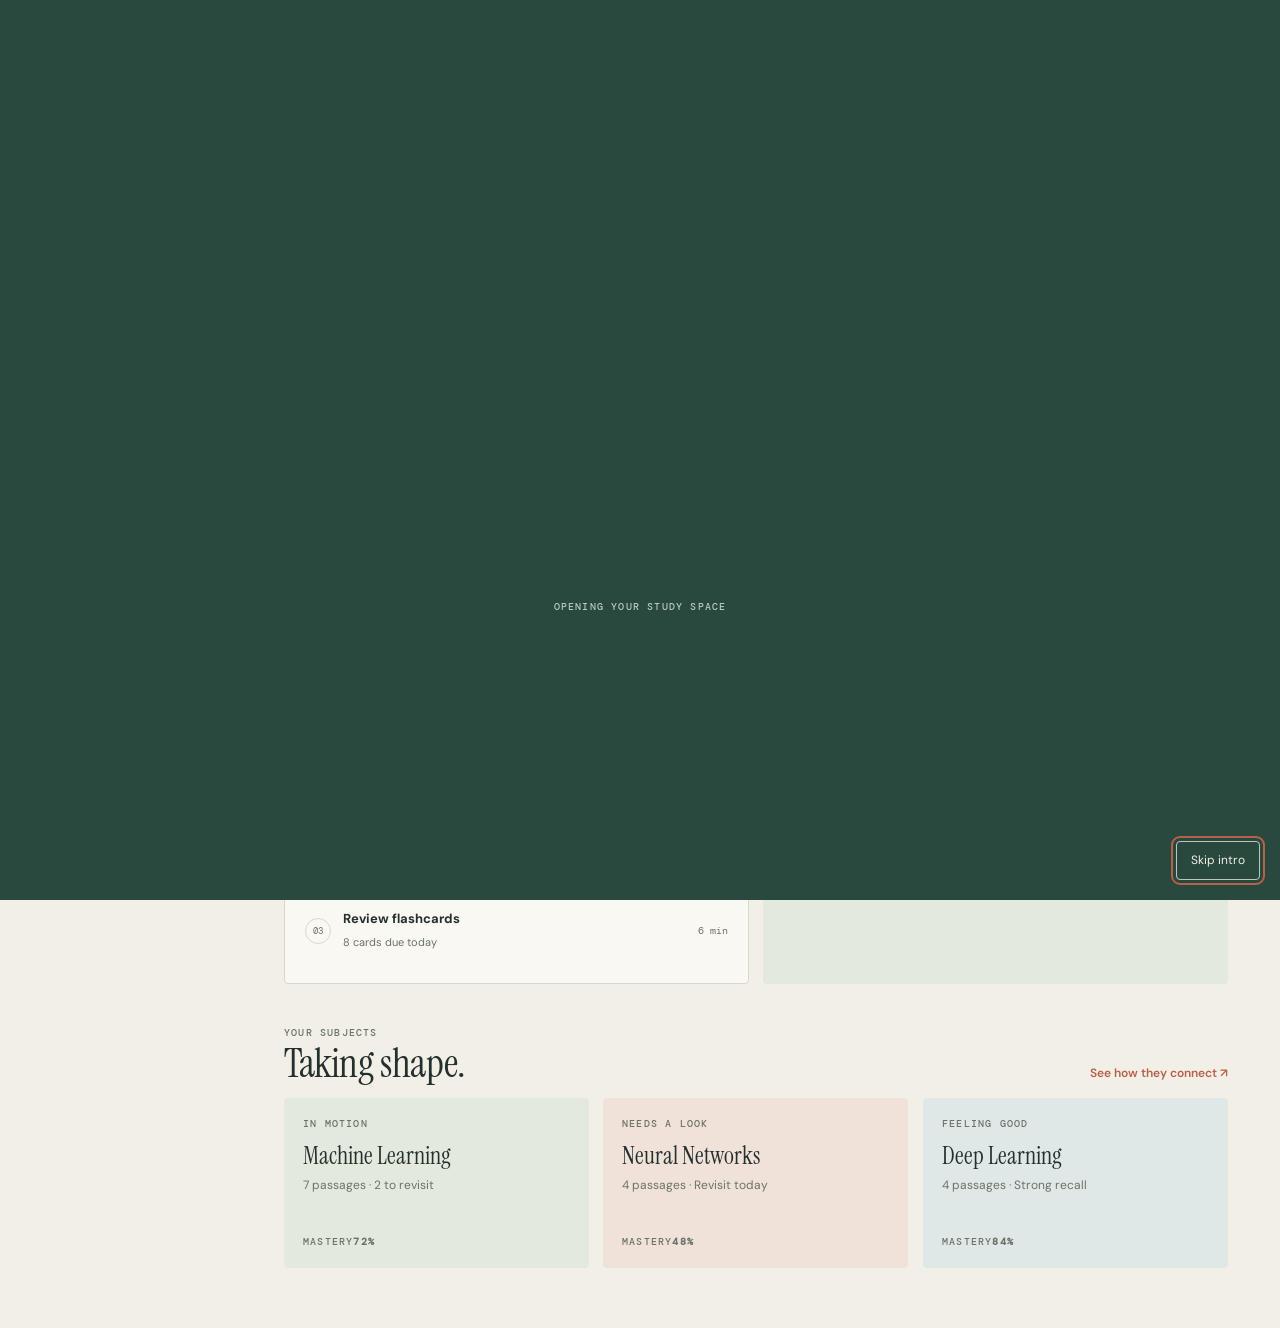
<file: docs/design/new-frontend/index.html>
<!doctype html>
<html lang="en">
<head>
  <meta charset="utf-8">
  <meta name="viewport" content="width=device-width, initial-scale=1, viewport-fit=cover">
  <meta name="theme-color" content="#29483e">
  <meta name="description" content="Eklavya, a voice-first study mentor grounded in your own notes.">
  <title>Eklavya Study Space</title>
  <link rel="preconnect" href="https://fonts.googleapis.com">
  <link rel="preconnect" href="https://fonts.gstatic.com" crossorigin>
  <link href="https://fonts.googleapis.com/css2?family=DM+Mono:wght@400;500&family=DM+Sans:wght@400;500;600;700&family=Instrument+Serif:ital@0;1&display=swap" rel="stylesheet">
  <link rel="stylesheet" href="styles.css">
</head>
<body>
<div class="intro" id="intro" hidden role="dialog" aria-label="Opening Eklavya">
  <div class="ibg"></div>
  <div class="ifly" id="ifly">
    <div class="ibook" aria-hidden="true">
      <div class="iback"></div>
      <div class="ipage ip3"><span class="mono">Chapter 01</span><strong>Your own pace.<br>Your own understanding.</strong><p>A study mentor grounded in your notes.</p></div>
      <div class="ipage ip2"></div>
      <div class="ipage ip1"></div>
      <div class="icover"><div class="f"><span class="mark">e</span><b>eklavya</b><span class="mono">Study companion</span></div><div class="b"></div></div>
    </div>
  </div>
  <span class="mono cue">Opening your study space</span>
  <button class="skip" id="skip">Skip intro</button>
</div>

<div class="shell">
<aside class="side">
  <div class="brand"><span class="mark">e</span><div><b>eklavya</b><span class="mono">your study space</span></div></div>
  <nav class="nav" aria-label="Main">
    <button data-view="today" aria-current="page">Today</button>
    <button data-view="notes">My notes</button>
    <button data-view="study">Study room</button>
    <button data-view="ask">Ask Eklavya</button>
    <button data-view="progress">Progress</button>
    <button data-view="flashcards">Flashcards <span class="count" id="dueNav">8</span></button>
    <button data-view="groups">Study groups</button>
  </nav>
  <div class="streak"><span class="mono">Learning streak</span><strong class="tab">07 <small>days</small></strong><p>Seven days in a row. Keep it going.</p><div class="week" aria-label="Active all 7 of the last 7 days"><i></i><i></i><i></i><i></i><i></i><i></i><i></i></div></div>
  <div class="me"><span class="av">V</span><div><b>Vishu</b><small>Demo learner</small></div></div>
</aside>

<div class="main">
  <header class="top">
    <span class="mono">Eklavya / <b id="crumb">Today</b></span>
    <div class="topacts">
      <button class="btn-ghost" id="soundBtn" aria-pressed="true">Sound on</button>
      <button class="btn-ghost" data-action="search">Search<kbd id="kbdHint">Ctrl K</kbd></button>
    </div>
  </header>

  <section class="view" id="v-today">
    <p class="mono" id="todayDate">Your study space</p>
    <h1><span id="greet">Welcome back,</span> <em>Vishu.</em></h1>
    <p class="lead">Let's make one thing clearer today.</p>

    <div class="hero">
      <div>
        <span class="mono">● Your next session</span>
        <h2>Machine Learning,<br><em>without the mystery.</em></h2>
        <p>Continue with Gradient Descent. We'll take it one clear step at a time.</p>
        <button class="btn" data-open="Machine Learning · Gradient Descent" data-mode="learn">Start learning ↗</button>
      </div>
      <div class="stage" id="stage" aria-hidden="true">
        <div class="float">
          <div class="book" id="book">
            <div class="cover"></div>
            <div class="page l"><span class="mono">Chapter 04</span><div class="t">Gradient Descent</div><i></i><i></i><i class="s"></i><div class="eq">θ ← θ − α·∇J(θ)</div><i></i></div>
            <div class="page r"><span class="mono">The intuition</span><div class="hill hb"></div><div class="hill hf"></div><p class="cap">Move downhill, one measured step at a time.</p><i></i><i></i></div>
            <div class="spine"></div>
          </div>
        </div>
        <div class="note n1"><small class="mono">Key idea</small><strong>∇J(θ)</strong></div>
        <div class="note n2"><small class="mono">Remember</small><strong>Small steps.<br>Better models.</strong></div>
      </div>
    </div>

    <div class="section"><div><span class="mono">Today's route</span><h2>One step at a time.</h2></div></div>
    <div class="two">
      <section class="card">
        <span class="mono" id="routeLabel">1 of 3 steps done</span>
        <span class="bar"><i id="routeBar" style="width:33%"></i></span>
        <button class="step" data-step="recall" data-action="recall"><span class="mk">01</span><span><b>Quick recall</b><small>Neural Networks</small></span><time>5 min</time></button>
        <button class="step" data-step="concept" data-open="Machine Learning · Gradient Descent" data-mode="learn"><span class="mk">02</span><span><b>Understand a concept</b><small>Gradient Descent, in a voice session</small></span><time>12 min</time></button>
        <button class="step" data-step="cards" data-view="flashcards"><span class="mk">03</span><span><b>Review flashcards</b><small id="routeCards">8 cards due today</small></span><time>6 min</time></button>
      </section>
      <section class="card note-card">
        <span class="mono">A note from Eklavya</span>
        <p class="quote">“You don't have to know it all. Just understand the next thing.”</p>
        <button class="linkbtn" data-open="Machine Learning · Gradient Descent" data-mode="free">Talk it through ↗</button>
      </section>
    </div>

    <div class="section"><div><span class="mono">Your subjects</span><h2>Taking shape.</h2></div><button class="linkbtn" data-view="progress">See how they connect ↗</button></div>
    <div class="subs">
      <button class="sub s-g" data-topic="ml"><span class="mono">In motion</span><span class="h3">Machine Learning</span><span class="det">7 passages · 2 to revisit</span><span class="bar"><i style="width:72%"></i></span><span class="row mono"><span>Mastery</span><strong>72%</strong></span></button>
      <button class="sub s-c" data-topic="nn"><span class="mono">Needs a look</span><span class="h3">Neural Networks</span><span class="det">4 passages · Revisit today</span><span class="bar"><i style="width:48%"></i></span><span class="row mono"><span>Mastery</span><strong>48%</strong></span></button>
      <button class="sub s-b" data-topic="dl"><span class="mono">Feeling good</span><span class="h3">Deep Learning</span><span class="det">4 passages · Strong recall</span><span class="bar"><i style="width:84%"></i></span><span class="row mono"><span>Mastery</span><strong>84%</strong></span></button>
    </div>
  </section>

  <section class="view" id="v-notes" hidden>
    <p class="mono">Your knowledge, in one place</p>
    <h1>Your library<em>.</em></h1>
    <p class="lead">Add a .txt file and Ask Eklavya can answer from it right away.</p>
    <div class="drop" id="drop">
      <div><b>Drop your notes here</b><p>Plain text (.txt or .md) is searchable instantly. PDFs and photos need the backend to read them. Up to 10 MB per file.</p></div>
      <button class="btn" data-action="upload">Browse files</button>
      <input type="file" id="file" accept=".txt,.md,.pdf,.png,.jpg,.jpeg,.webp" multiple hidden>
    </div>
    <div class="docs" id="docs">
      <article class="doc"><div class="cov" style="background:var(--sage)">ML</div><div><h3>Introduction to Machine Learning</h3><p>Sample notes · 7 passages · Supervised learning, loss, gradient descent, evaluation</p></div><button class="btn-ghost" data-open="Machine Learning" data-mode="learn">Study ↗</button></article>
      <article class="doc"><div class="cov" style="background:var(--clay-pale)">NN</div><div><h3>Neural Networks, Unit 3</h3><p>Sample notes · 4 passages · Neurons, activation, backpropagation, overfitting</p></div><button class="btn-ghost" data-open="Neural Networks" data-mode="learn">Study ↗</button></article>
      <article class="doc"><div class="cov" style="background:var(--blue-pale)">DL</div><div><h3>Deep Learning reading list</h3><p>Sample notes · 4 passages · CNNs, RNNs, transformers</p></div><button class="btn-ghost" data-open="Deep Learning" data-mode="learn">Study ↗</button></article>
    </div>
  </section>

  <section class="view" id="v-study" hidden>
    <div class="studyhead">
      <div>
        <span class="mono">Your personal study session</span>
        <h2 style="margin-top:10px">A real conversation<br><em>with your notes.</em></h2>
        <p>Ask out loud or type. Every answer comes from the material in your library.</p>
        <button class="btn" data-open="Machine Learning · Gradient Descent" data-mode="learn">Start a voice session ↗</button>
      </div>
      <div class="wave" aria-hidden="true">
        <i style="--bar:30px;--d:0"></i><i style="--bar:58px;--d:.3"></i><i style="--bar:86px;--d:.6"></i><i style="--bar:44px;--d:.9"></i><i style="--bar:96px;--d:.2"></i><i style="--bar:52px;--d:.5"></i><i style="--bar:72px;--d:.8"></i><i style="--bar:36px;--d:.1"></i>
      </div>
    </div>

    <div class="section"><div><span class="mono">Pick a topic</span><h2>Where to begin?</h2></div></div>
    <div class="orbit" id="orbit" aria-label="Topics you can study. Drag or use the arrow keys to turn.">
      <div class="ring" id="ring">
        <button class="onode" data-open="Machine Learning · Gradient Descent" data-mode="learn"><small>Start here</small>Gradient Descent</button>
        <button class="onode" data-open="Machine Learning" data-mode="learn"><small>Foundation</small>Machine Learning</button>
        <button class="onode" data-open="Neural Networks" data-mode="revise"><small>Revisit</small>Neural Networks</button>
        <button class="onode" data-open="Deep Learning" data-mode="test"><small>Strong</small>Deep Learning</button>
        <button class="onode" data-open="Deep Learning · CNN" data-mode="learn"><small>Image models</small>CNN</button>
      </div>
      <span class="mono orbit-hint">Drag to turn · Arrow keys work too</span>
    </div>

    <div class="section"><div><span class="mono">Choose a way in</span><h2>What would help now?</h2></div></div>
    <div class="modes">
      <button class="mode feat" data-open="Machine Learning · Gradient Descent" data-mode="learn"><span class="h3">Learn</span><p>Build an idea from the ground up with an everyday example.</p><span class="mono">Teach · Practise · Recap →</span></button>
      <button class="mode" data-open="Machine Learning · Gradient Descent" data-mode="test"><span class="h3">Test</span><p>Answer a question, then check it against your notes.</p><span class="mono">Quick check →</span></button>
      <button class="mode" data-open="Machine Learning · Gradient Descent" data-mode="revise"><span class="h3">Revise</span><p>A short recap of the three ideas behind gradient descent.</p><span class="mono">5 minutes →</span></button>
      <button class="mode" data-open="Machine Learning" data-mode="viva"><span class="h3">Viva</span><p>Practise explaining an idea the way an examiner asks it.</p><span class="mono">Examiner style →</span></button>
      <button class="mode" data-open="Deep Learning" data-mode="debate"><span class="h3">Debate</span><p>Take a side on a claim and back it with evidence.</p><span class="mono">Argue with evidence →</span></button>
      <button class="mode" data-open="Your whole library" data-mode="free"><span class="h3">Free talk</span><p>Follow your curiosity across every topic in the library.</p><span class="mono">No fixed agenda →</span></button>
    </div>
  </section>

  <section class="view" id="v-ask" hidden>
    <p class="mono">No guesswork. Just your material.</p>
    <h1>Ask Eklavya<em>.</em></h1>
    <div class="askgrid">
      <div style="min-width:0">
        <div class="askcard">
          <span class="mono">English or Hinglish</span>
          <h2>What are you trying<br>to understand?</h2>
          <p>Eklavya searches your notes and shows the exact passages it used.</p>
          <div class="chips">
            <button data-fill="Explain gradient descent in simple words.">Explain gradient descent</button>
            <button data-fill="What is the difference between CNN and RNN?">CNN vs RNN</button>
            <button data-fill="Learning rate bada ho toh kya hota hai?">Learning rate (Hinglish)</button>
            <button data-fill="How do I reduce overfitting?">Reduce overfitting</button>
          </div>
        </div>
        <form class="composer" id="askForm">
          <textarea id="askIn" placeholder="Ask something from your notes…" aria-label="Your question"></textarea>
          <div class="cbot"><small>Answers are limited to your library.</small><button class="btn" type="submit">Ask ↗</button></div>
        </form>
        <p class="err" id="askErr" role="alert"></p>
        <div id="answer" aria-live="polite"></div>
      </div>
      <aside class="card" style="align-self:start">
        <span class="mono">Your sources</span>
        <h3 style="margin:6px 0 10px">What Eklavya can use</h3>
        <div id="srcList">
          <div class="src"><span class="badge">ML</span><span><b>Introduction to ML</b><small>7 passages indexed</small></span></div>
          <div class="src"><span class="badge">NN</span><span><b>Neural Networks</b><small>4 passages indexed</small></span></div>
          <div class="src"><span class="badge">DL</span><span><b>Deep Learning list</b><small>4 passages indexed</small></span></div>
        </div>
        <div id="doubtWrap" hidden><span class="mono" style="display:block;margin-top:16px">Recent doubts</span><div class="doubts" id="doubts"></div></div>
      </aside>
    </div>
  </section>

  <section class="view" id="v-progress" hidden>
    <p class="mono">Progress you can explain</p>
    <h1>The bigger picture<em>.</em></h1>
    <p class="lead">What you understand, what needs work, and how it connects.</p>
    <div class="stats">
      <div class="stat"><span class="mono">Overall mastery</span><strong class="tab">68%</strong><p>Across 3 active subjects</p></div>
      <div class="stat"><span class="mono">Questions answered</span><strong class="tab">42</strong><p>31 correct · 11 to revisit</p></div>
      <div class="stat"><span class="mono">Cards known today</span><strong class="tab" id="statKnown">0 / 8</strong><p>From today's flashcard deck</p></div>
      <div class="stat"><span class="mono">Open misconceptions</span><strong class="tab" style="color:var(--accent)">03</strong><p>Worth clearing up next</p></div>
    </div>

    <div class="section"><div><span class="mono">Concept map</span><h2>How your ideas connect.</h2></div></div>
    <div class="cmap" id="cmap"><svg id="cmapSvg" aria-hidden="true"></svg></div>
    <div class="legend"><span><i class="st-strong"></i>Strong · 80%+</span><span><i class="st-grow"></i>Growing · 60–79%</span><span><i class="st-low"></i>Revisit · below 60%</span></div>
    <div class="card detail" id="detail">
      <div><span class="mono" id="dStatus">Select a topic</span><h3 id="dName" style="margin:4px 0">Tap any topic on the map</h3><p id="dText">You'll see its mastery and what it links to.</p></div>
      <div class="acts" id="dActs" hidden><button class="btn" id="dStudy">Study this ↗</button><button class="btn-ghost" id="dAsk">Ask about it</button></div>
    </div>

    <div class="two" style="margin-top:14px">
      <section class="card">
        <span class="mono">Mastery by subject</span>
        <div class="mrow"><div><b>Machine Learning</b><small>7 passages</small></div><span class="bar"><i style="width:72%;background:var(--ochre)"></i></span><strong>72%</strong></div>
        <div class="mrow"><div><b>Neural Networks</b><small>4 passages</small></div><span class="bar"><i style="width:48%"></i></span><strong>48%</strong></div>
        <div class="mrow"><div><b>Deep Learning</b><small>4 passages</small></div><span class="bar"><i style="width:84%;background:var(--ok)"></i></span><strong>84%</strong></div>
      </section>
      <section class="card">
        <span class="mono">Patterns to clear up</span>
        <div class="miss"><span class="lvl lv-hi">HIGH</span><div><b>Backpropagation direction</b><small>Neural Networks · Confident wrong answer</small></div></div>
        <div class="miss"><span class="lvl lv-md">MED</span><div><b>Bias vs. variance</b><small>Machine Learning · Repeated confusion</small></div></div>
        <div class="miss"><span class="lvl lv-lo">LOW</span><div><b>Pooling operation</b><small>Deep Learning · Needs one more example</small></div></div>
      </section>
    </div>
    <div class="empty" style="margin-top:14px;background:var(--clay-pale)">
      <div><span class="mono">A quick reality check</span><h2 style="margin-top:8px">Test the whole deck.</h2><p>All 8 cards in a shuffled order, including ones you already know.</p><button class="btn" data-action="mock">Start a mock round ↗</button></div>
      <div class="ppl" aria-hidden="true"><span style="left:10%;top:20%">M</span><span style="left:45%;top:5%">N</span><span style="right:8%;top:40%">D</span><span style="left:28%;bottom:4%">C</span></div>
    </div>
  </section>

  <section class="view" id="v-flashcards" hidden>
    <p class="mono">Small repetitions. Long memory.</p>
    <h1>Flashcards<em>.</em></h1>
    <div class="fcwrap">
      <div class="fcmain">
        <span class="pill"><b id="due">8</b> due today</span>
        <div class="flip">
          <button class="card3" id="fcard" aria-label="Flip the card">
            <span class="face"><span class="mono" id="fTopic">Machine Learning</span><span class="q" id="fq">Loading your deck</span><span class="mono">Tap or press Space to reveal</span></span>
            <span class="face back"><span class="mono">Answer</span><span class="q" id="fa"></span></span>
          </button>
        </div>
        <div class="fcctl">
          <button class="btn-ghost" id="fPrev">← Previous</button>
          <span class="mono tab" id="fPos">Card 01 of 08</span>
          <button class="btn" id="fNext">Next →</button>
        </div>
        <div class="rate" id="rateRow"><span class="mono">How did that feel?</span><button data-rate="again">Again</button><button data-rate="hard">Hard</button><button data-rate="known">Got it</button></div>
      </div>
      <aside class="card" style="align-self:start">
        <span class="mono">Spaced repetition</span>
        <h3 style="margin:6px 0 10px">Memory needs a revisit.</h3>
        <p style="color:var(--muted);font-size:13px">"Got it" removes a card from today's deck. "Again" and "Hard" send it to the back. Your progress is saved in this browser and resets each day.</p>
        <div class="lb"><div><b>0</b><small>NOW</small></div><div><b>1</b><small>1 DAY</small></div><div><b>2</b><small>3 DAYS</small></div><div><b>3</b><small>7 DAYS</small></div><div><b>4</b><small>14 DAYS</small></div><div><b>5</b><small>30 DAYS</small></div></div>
        <button class="btn-ghost" data-action="resetDeck">Reset today's deck</button>
      </aside>
    </div>
  </section>

  <section class="view" id="v-groups" hidden>
    <p class="mono">Learn better, together</p>
    <h1>Your study circle<em>.</em></h1>
    <p class="lead">Share notes, compare progress and challenge a friend.</p>
    <div class="empty">
      <div class="ppl" aria-hidden="true"><span style="left:12%;top:24%">V</span><span style="left:52%;top:10%">A</span><span style="left:20%;bottom:6%">R</span><span style="right:10%;bottom:20%">M</span></div>
      <div>
        <span class="mono">A space for your people</span>
        <h2 style="margin:8px 0 10px">Good ideas get better<br>when they're shared.</h2>
        <p>Groups need personal accounts, which this preview doesn't have yet.</p>
        <button class="btn-ghost" id="howBtn" aria-expanded="false" aria-controls="howList">How groups will work</button>
        <ol class="how" id="howList" hidden>
          <li>Create a group and invite friends with a link.</li>
          <li>Share a set of notes so everyone studies from the same material.</li>
          <li>Challenge a friend to a five-question round on any topic.</li>
          <li>Your own mastery and misconceptions stay private.</li>
        </ol>
      </div>
    </div>
  </section>
</div>
</div>

<nav class="mnav" aria-label="Mobile">
  <button data-view="today" aria-current="page"><span>⌂</span>Today</button>
  <button data-view="notes"><span>▤</span>Notes</button>
  <button data-view="study"><span>✧</span>Study</button>
  <button data-view="ask"><span>◌</span>Ask</button>
  <button data-view="flashcards"><span>❏</span>Cards</button>
  <button data-view="progress"><span>⌁</span>Progress</button>
</nav>

<div class="modal" id="voice" hidden role="dialog" aria-modal="true" aria-labelledby="vt">
  <div class="voice">
    <div class="vtop"><span class="mono" id="vmode">Eklavya live · Learn</span><button class="x" data-close aria-label="Close session">×</button></div>
    <div class="vbody" id="vbody">
      <span class="mono" id="vtopic">Machine Learning · Gradient Descent</span>
      <h2 id="vt">Let's make it <em>make sense.</em></h2>
      <div class="orb" aria-hidden="true"><i></i><i></i><span class="core">e.</span></div>
      <div class="vbars" id="vbars" aria-hidden="true"><i></i><i></i><i></i><i></i><i></i><i></i><i></i><i></i><i></i><i></i><i></i><i></i></div>
      <p class="vq" id="vq"></p>
      <p class="tx" id="vtx" aria-live="polite"></p>
      <span class="mono" id="vsrc"></span>
      <form class="vform" id="vForm">
        <input id="vIn" placeholder="Type a question, or use the mic" aria-label="Ask your mentor">
        <button class="btn" type="submit">Ask</button>
      </form>
    </div>
    <div class="vctl">
      <button id="micBtn" aria-pressed="false">Start mic</button>
      <button class="end" data-close>End session</button>
    </div>
  </div>
</div>

<div class="modal" id="palette" hidden role="dialog" aria-modal="true" aria-label="Search">
  <div class="pal">
    <input id="palIn" placeholder="Go to a page, topic or document" aria-label="Search" autocomplete="off">
    <div class="plist" id="plist"></div>
  </div>
</div>

<div class="toast" id="toast" role="status" aria-live="polite"></div>

<script src="app.js"></script>
</body>
</html>
</file>
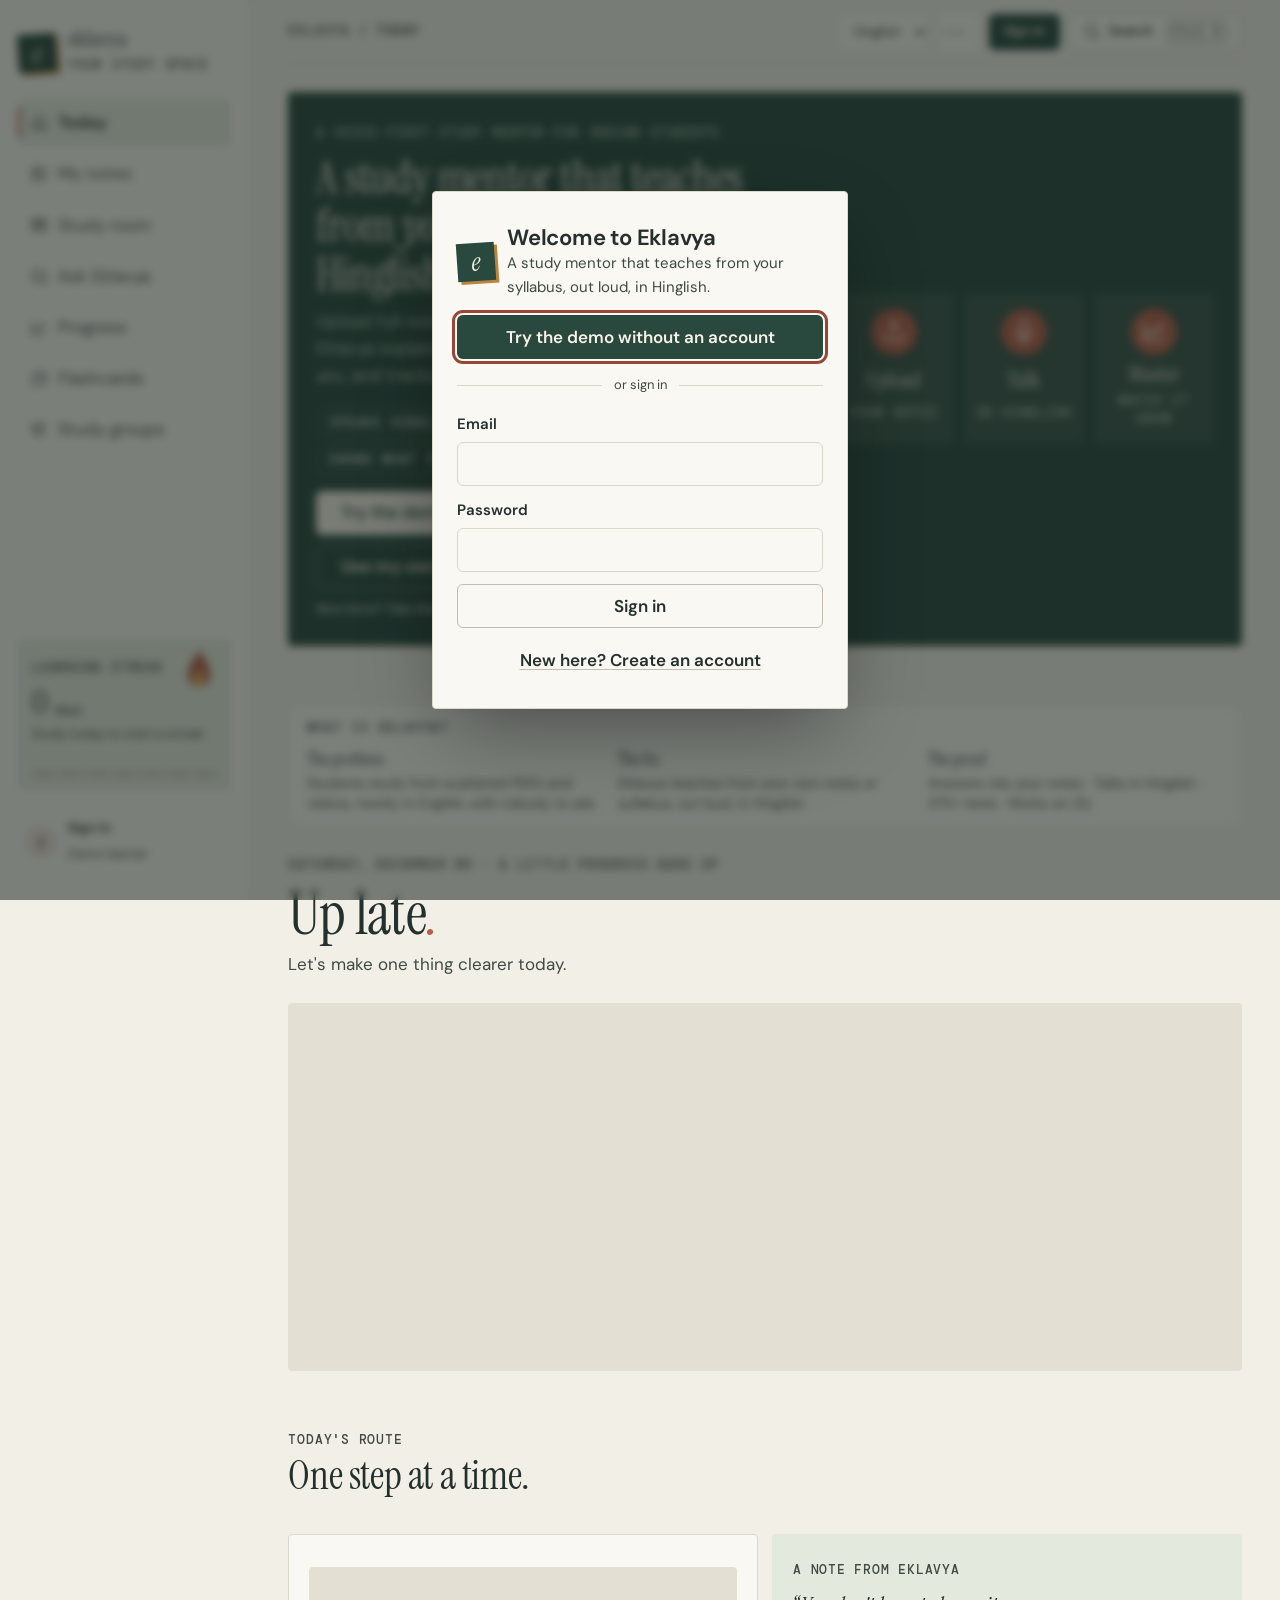
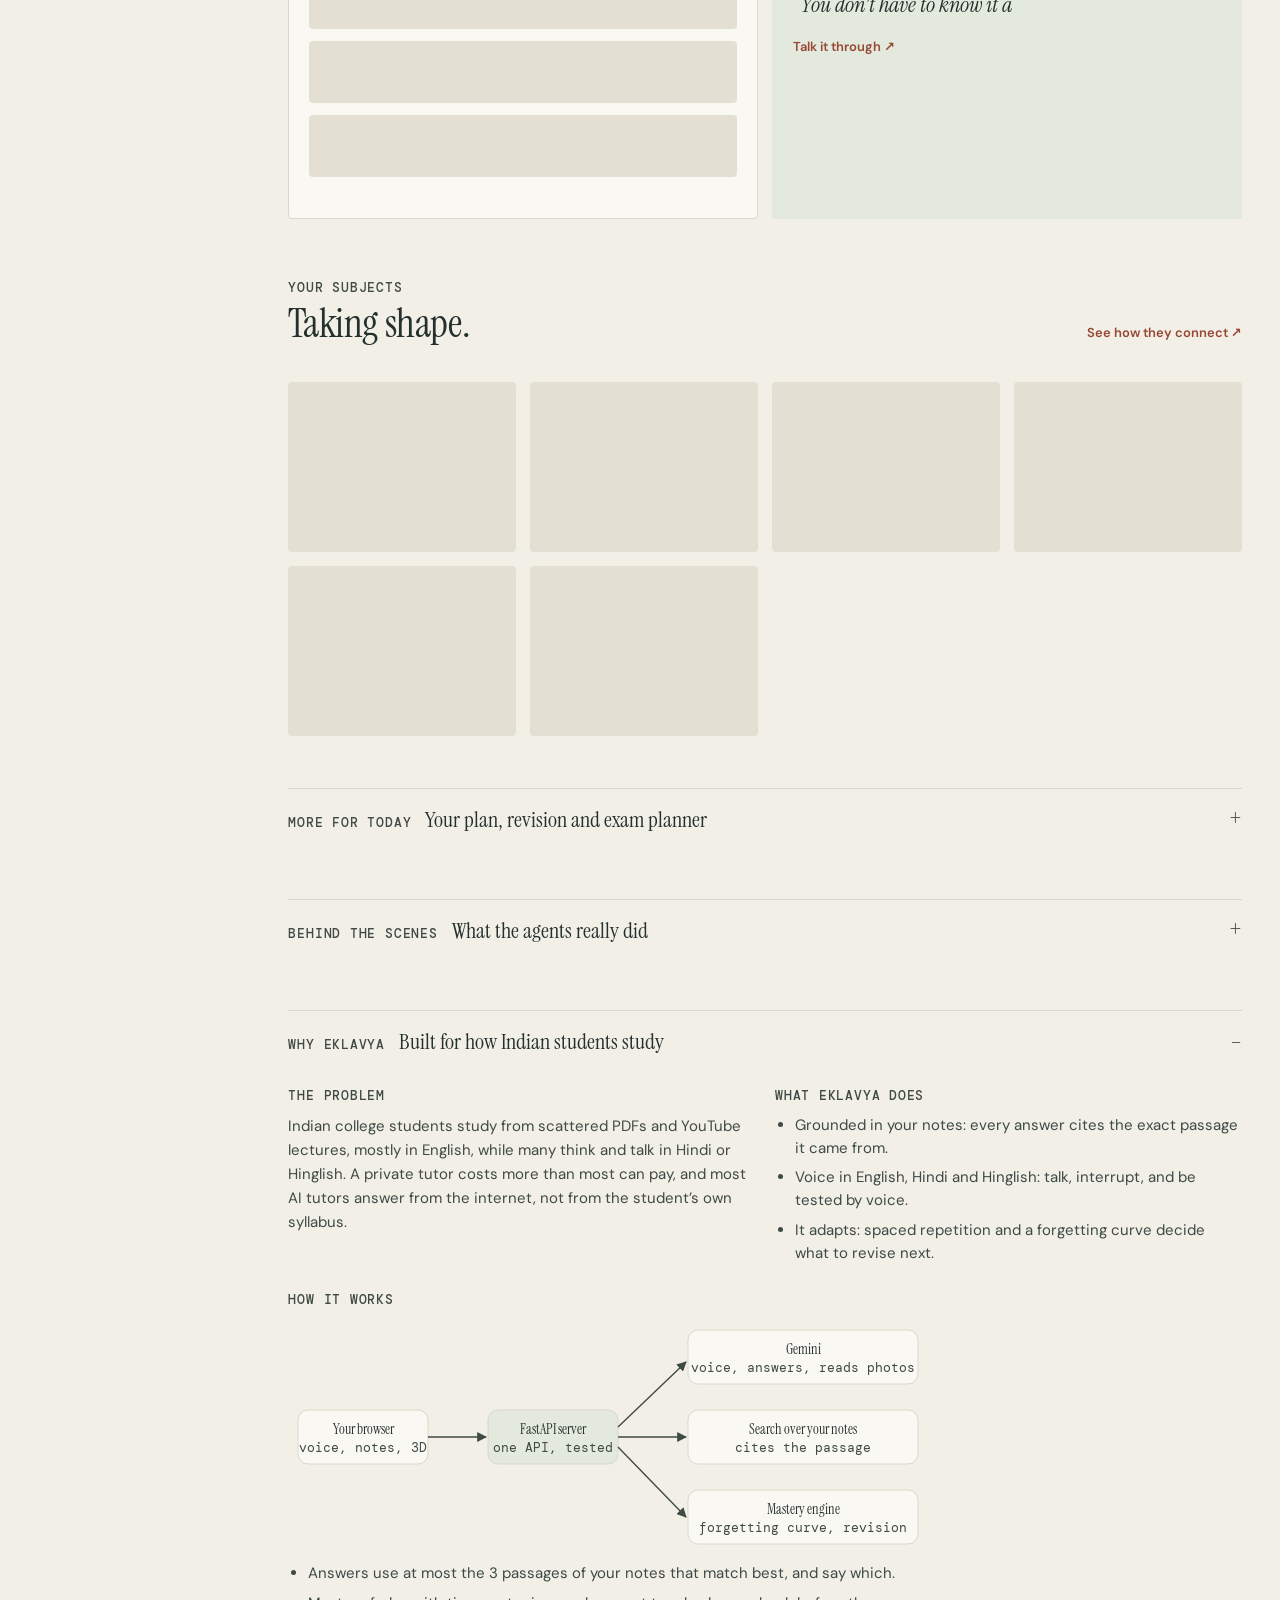
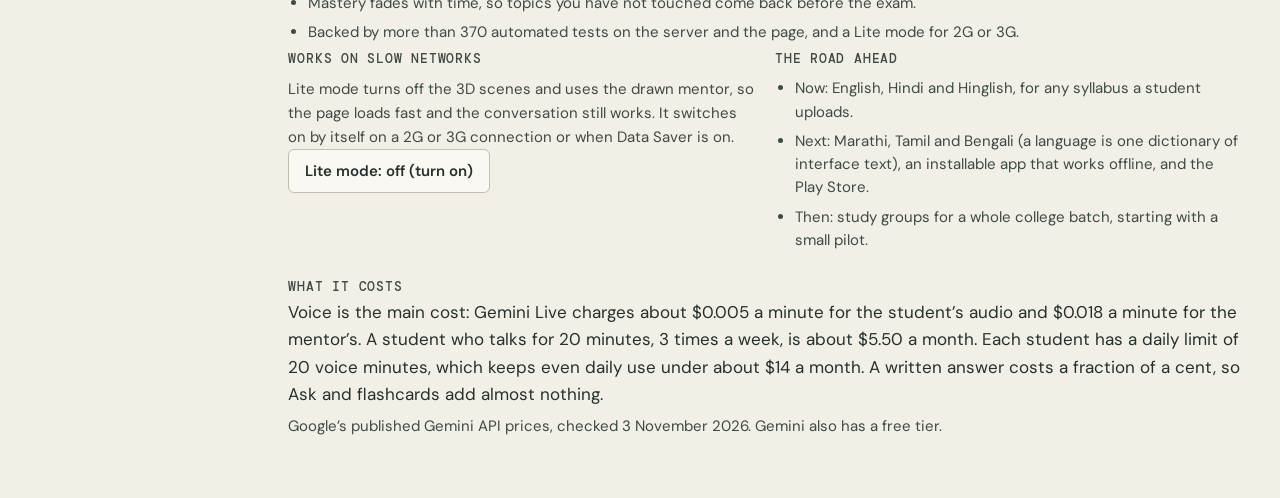
<file: frontend/legacy-eklavya.html>
<!DOCTYPE html>
<html lang="en">

<head>
  <meta charset="UTF-8">
  <meta name="viewport" content="width=device-width, initial-scale=1, viewport-fit=cover">
  <meta name="color-scheme" content="light dark">
  <meta name="theme-color" content="#29483e" media="(prefers-color-scheme: light)">
  <meta name="theme-color" content="#151d1a" media="(prefers-color-scheme: dark)">
  <title>Eklavya Exam Prep: adaptive tutor that knows why you're wrong</title>
  <meta name="description"
    content="Talk to a study mentor that teaches from your own notes, draws while it explains, tests you by voice, takes a viva, debates you, and plans your revision until the exam.">
  <link rel="manifest" href="manifest.webmanifest">
  <link rel="icon" href="icons/icon.svg" type="image/svg+xml">
  <link rel="apple-touch-icon" href="icons/icon-192.png">
  <link rel="stylesheet" href="css/tokens.css">
  <link rel="stylesheet" href="css/base.css">
  <link rel="stylesheet" href="css/components.css">
  <link rel="stylesheet" href="css/skin.css">
  <link rel="stylesheet" href="css/shell.css">
  <link rel="stylesheet" href="css/print.css" media="print">
</head>

<body>
  <a class="skip-link" href="#main" data-i18n="pg.skip">Skip to the study area</a>

  <!-- opening animation: a book opens and lands on the Today desk (once per visit, skippable) -->
  <div class="intro" id="intro" hidden role="dialog" aria-label="Opening Eklavya">
    <div class="ibg"></div>
    <div class="ifly" id="ifly">
      <div class="ibook" aria-hidden="true">
        <div class="iback"></div>
        <div class="ipage ip3"><span class="mono" data-i18n="pg.chapter">Chapter 01</span><strong>Your own pace.<br>Your own understanding.</strong><p data-i18n="pg.tagline">A study mentor grounded in your notes.</p></div>
        <div class="ipage ip2"></div>
        <div class="ipage ip1"></div>
        <div class="icover"><div class="f"><span class="mark">e</span><b>eklavya</b><span class="mono" data-i18n="pg.companion">Study companion</span></div><div class="b"></div></div>
      </div>
    </div>
    <span class="mono cue" data-i18n="pg.opening">Opening your study space</span>
    <button class="skip" id="skip" type="button" data-i18n="pg.skipIntro">Skip intro</button>
  </div>

  <div id="app" class="app" data-view="today" data-live="off">
    <div class="frame">
      <aside class="rail">
        <div class="brand">
          <span class="logo" aria-hidden="true">e</span>
          <div><b translate="no">eklavya</b><span class="mono" data-i18n="brand.tag">Your study space</span></div>
        </div>

        <nav id="tabs" class="rail-nav" aria-label="Sections">
          <div class="rail-nav" role="tablist" aria-orientation="vertical" aria-label="Sections">
            <button id="tab-today" class="rtab" role="tab" type="button" data-view="today" aria-controls="panel-today" aria-selected="true"><span class="rtab-label"><span data-icon="house" data-size="18"></span><span data-i18n="tab.today">Today</span></span></button>
            <button id="tab-library" class="rtab" role="tab" type="button" data-view="library" aria-controls="panel-library" aria-selected="false" tabindex="-1"><span class="rtab-label"><span data-icon="notebook" data-size="18"></span><span data-i18n="tab.notes">My notes</span></span></button>
            <button id="tab-study" class="rtab" role="tab" type="button" data-view="study" aria-controls="panel-study" aria-selected="false" tabindex="-1"><span class="rtab-label"><span data-icon="chalkboard-teacher" data-size="18"></span><span data-i18n="tab.study">Study room</span></span></button>
            <button id="tab-ask" class="rtab" role="tab" type="button" data-view="ask" aria-controls="panel-ask" aria-selected="false" tabindex="-1"><span class="rtab-label"><span data-icon="chats-circle" data-size="18"></span><span data-i18n="tab.ask">Ask Eklavya</span></span></button>
            <button id="tab-progress" class="rtab" role="tab" type="button" data-view="progress" aria-controls="panel-progress" aria-selected="false" tabindex="-1"><span class="rtab-label"><span data-icon="chart-line-up" data-size="18"></span><span data-i18n="tab.progress">Progress</span></span></button>
            <button id="tab-flashcards" class="rtab" role="tab" type="button" data-view="flashcards" aria-controls="panel-flashcards" aria-selected="false" tabindex="-1"><span class="rtab-label"><span data-icon="cards" data-size="18"></span><span data-i18n="tab.flashcards">Flashcards</span></span><span class="count" id="dueNav" aria-label="cards due">0</span></button>
            <button id="tab-groups" class="rtab" role="tab" type="button" data-view="groups" aria-controls="panel-groups" aria-selected="false" tabindex="-1"><span class="rtab-label"><span data-icon="student" data-size="18"></span><span data-i18n="tab.groups">Study groups</span></span></button>
          </div>
        </nav>

        <div class="streakcard">
          <span class="mono" data-i18n="rail.streak">Learning streak</span>
          <strong class="tnum"><span id="streakDays">0</span> <small id="streakUnit">days</small></strong>
          <p id="streakNote">Study today to start a streak.</p>
          <div class="week" id="weekDots" role="img" aria-label="Active 0 of the last 7 days"><i></i><i></i><i></i><i></i><i></i><i></i><i></i></div>
        </div>

        <button id="btnAccount" class="me" type="button">
          <span class="av" id="meAvatar" aria-hidden="true">E</span>
          <span><b id="accountText">Sign in</b><small id="meSub">Demo learner</small></span>
        </button>
      </aside>

      <div class="main-col">
        <header class="top">
          <span class="mono brand-top">Eklavya / <b id="crumb">Today</b></span>
          <div class="topacts">
              <label class="visually-hidden" for="lang" data-i18n="pg.tutorLang">Tutor language</label>
              <select id="lang" class="select">
                <option value="hinglish" selected>Hinglish</option>
                <option value="english">English</option>
                <option value="hindi" lang="hi">हिन्दी</option>
              </select>
            <div id="topMenu" class="topmenu" role="group" aria-label="Settings">
              <button class="btn btn-secondary" id="soundBtn" type="button" aria-pressed="true"><span class="sound-label">Sound on</span></button>
              <label class="menu-label" for="tutor" data-i18n="pg.tutorPersona">Tutor personality: calm mentor or friendly senior</label>
              <select id="tutor" class="select">
                <option value="mentor" selected title="Calm mentor" data-i18n="pg.mentor">Mentor</option>
                <option value="senior" title="Friendly senior" data-i18n="pg.senior">Senior</option>
              </select>
              <span class="menu-label" data-i18n="pg.display">Display</span>
              <button id="btnTheme" class="icon-btn" type="button" aria-label="Theme: follow system"></button>
              <span id="demoPill" class="demo-pill" hidden data-i18n="pg.demoMode">Demo mode</span>
              <hr class="menu-rule">
              <button class="menu-item" type="button" id="helpInstall" hidden data-i18n="pg.install">Install Eklavya on this device</button>
              <button class="menu-item" type="button" id="helpGuide" data-i18n="pg.guide">Start the guided demo</button>
              <button class="menu-item" type="button" id="helpTour" data-i18n="pg.tour">Replay the tour</button>
              <button class="menu-item" type="button" id="helpAbout" data-i18n="pg.about">About / How it works</button>
              <button class="menu-item" type="button" id="helpLite">Lite mode</button>
              <button class="menu-item" type="button" id="helpExit" hidden data-i18n="pg.exitDemo">Exit demo (sign in)</button>
            </div>
                        <button id="btnStreak" class="streak-chip" type="button" aria-expanded="false" aria-controls="streakSheet" aria-label="Learning streak: 0 days"><span data-icon="fire" data-size="18"></span><b id="streakChipN" class="tnum">0</b></button>
            <button id="btnMore" class="icon-btn" type="button" aria-expanded="false" aria-controls="topMenu" aria-label="Settings: sound, tutor, language, display"><span aria-hidden="true" style="font-size:22px;line-height:1">⋯</span></button>
            <button id="btnSignIn" class="btn btn-primary" type="button" hidden>Sign in</button>   <!-- guests only: the way in is always in view -->
            <button id="btnAccountTop" class="icon-btn top-account" type="button" aria-label="Account"><span data-icon="user" data-size="18"></span></button>
            <button id="btnCommand" class="btn btn-secondary" type="button" aria-label="Search or jump to" data-i18n-label="cmd.trigger" aria-keyshortcuts="Control+K Meta+K"><span data-icon="magnifying-glass" data-size="16"></span><span class="cmd-trigger-text" data-i18n="cmd.search">Search</span><kbd id="kbdHint" aria-hidden="true">Ctrl K</kbd></button>
          </div>
        </header>

        <div id="banner" class="banner" role="alert" hidden></div>

        <main id="main" class="workspace" tabindex="-1">

          <div id="streakSheet" class="streak-sheet" role="dialog" aria-label="Learning streak" hidden>
            <span class="mono" data-i18n="pg.streak">Learning streak</span>
            <strong class="tnum"><span id="streakSheetDays">0</span> <small id="streakSheetUnit">days</small></strong>
            <p id="streakSheetNote">Study today to start a streak.</p>
            <div class="week" id="streakSheetWeek" aria-hidden="true"><i></i><i></i><i></i><i></i><i></i><i></i><i></i></div>
          </div>

          <!-- TODAY -->
          <section id="panel-today" class="panel" role="tabpanel" aria-labelledby="tab-today">
            <div id="welcome" class="welcome-wrap" hidden></div>
            <aside id="whatIs" class="what-strip" aria-label="What is Eklavya?">
              <span class="mono" data-i18n="pg.what">What is Eklavya?</span>
              <ol>
                <li><b data-i18n="pg.problem">The problem</b><span data-i18n="pg.problemText">Students study from scattered PDFs and videos, mostly in English, with nobody to ask.</span></li>
                <li><b data-i18n="pg.fix">The fix</b><span data-i18n="pg.fixText">Eklavya teaches from your own notes or syllabus, out loud, in Hinglish.</span></li>
                <li><b data-i18n="pg.proof">The proof</b><span data-i18n="pg.proofText">Answers cite your notes · Talks in Hinglish · 370+ tests · Works on 2G</span></li>
              </ol>
            </aside>
            <div id="todayHead"></div>
            <div id="todayHero"></div>
            <div class="section"><div><span class="mono" data-i18n="pg.route">Today's route</span><h2 class="section-title" data-i18n="pg.oneStep">One step at a time.</h2></div></div>
            <div class="two">
              <section class="card" id="route" aria-label="Today's route"></section>
              <section class="card note-card">
                <span class="mono" data-i18n="pg.note">A note from Eklavya</span>
                <p class="quote" id="quote">“You don't have to know it all. Just understand the next thing.”</p>
                <button class="linkbtn" id="talkIt" type="button" data-i18n="pg.talkThrough">Talk it through ↗</button>
              </section>
            </div>
            <div class="section"><div><span class="mono" data-i18n="pg.subjects">Your subjects</span><h2 class="section-title" data-i18n="pg.shape">Taking shape.</h2></div><button class="linkbtn" id="seeMap" type="button" data-i18n="pg.connect">See how they connect ↗</button></div>
            <div class="subs" id="subjects"></div>
            <details class="fold today-more"><summary><span class="mono" data-i18n="pg.more">More for today</span><b data-i18n="pg.moreText">Your plan, revision and exam planner</b></summary>
              <div id="todayMore" class="today"></div>
              <section id="planner" class="block planner" aria-label="Exam planner"></section>
            </details>
            <details class="fold" id="behindScenes"><summary title="Live log of what each AI agent saw, decided and did."><span class="mono" data-i18n="pg.behind">Behind the scenes</span><b data-i18n="pg.behindText">What the agents really did</b></summary><div id="behindBody"></div></details>
            <details class="fold" id="impact"><summary><span class="mono" data-i18n="pg.why">Why Eklavya</span><b data-i18n="pg.whyText">Built for how Indian students study</b></summary><div id="impactBody"></div></details>
          </section>

          <!-- MY NOTES -->
          <section id="panel-library" class="panel" role="tabpanel" aria-labelledby="tab-library">
            <div><p class="mono" data-i18n="pg.knowledge">Your knowledge, in one place</p><h1 class="page-title"><span data-i18n="pg.libraryTitle">Your library</span><em data-i18n="punct.stop">.</em></h1>
              <p class="lead" data-i18n="notes.lead">Add a syllabus, PDFs, text files or a photo of a page. Eklavya finds every topic and teaches it.</p></div>
            <div class="drop" id="drop">
              <div><b data-i18n="notes.dropTitle">Drop your notes here</b><p data-i18n="notes.hint">PDF (even scanned), text, or a photo of a page. Up to 10 MB per file.</p></div>
              <div class="drop-acts">
                <button id="btnUpload" class="btn btn-primary" type="button"><span data-icon="upload-simple" data-size="18"></span><span data-i18n="notes.upload">Upload notes</span></button>
                <button id="btnSnap" class="btn btn-secondary" type="button">Snap a page of notes</button>
                <button id="btnSample" class="btn btn-secondary" type="button">Try a sample syllabus</button>
                <button id="btnDemo" class="btn btn-secondary" type="button" data-i18n="notes.demo">Try the demo notes</button>
              </div>
              <input id="fileCam" type="file" accept="image/*" capture="environment" hidden aria-label="Take a photo of a page of your notes">
              <input id="file" type="file" accept=".pdf,.txt,.md,.png,.jpg,.jpeg,.webp,.heic,image/*" multiple hidden aria-label="Choose PDFs, text files or photos of your notes">
            </div>
            <div id="afterUpload" class="after-upload" role="status" hidden></div>
            <div class="notes-tools">
              <div id="linkImport" class="link-import"></div>
              <div class="search">
                <span data-icon="magnifying-glass" data-size="18"></span>
                <label class="visually-hidden" for="librarySearch" data-i18n="notes.search">Search topics</label>
                <input id="librarySearch" class="field" type="search" placeholder="Search topics" data-i18n-placeholder="notes.search" autocomplete="off">
              </div>
            </div>
            <div class="docs-wrap"><div id="libraryList" class="library-list"></div></div>
          </section>

          <!-- STUDY ROOM -->
          <section id="panel-study" class="panel" role="tabpanel" aria-labelledby="tab-study">
            <div id="headphoneTip" class="headphone-tip" role="note" hidden></div>
            <div id="voiceNote" class="headphone-tip voice-note" role="status" hidden></div>
            <div id="studyIntro">
              <div class="studyhead">
                <div>
                  <span class="mono" data-i18n="pg.session">Your personal study session</span>
                  <h2>A real conversation<br><em data-i18n="pg.withNotes">with your notes.</em></h2>
                  <p data-i18n="pg.sessionText">Talk out loud or type. Every answer comes from the material in your library.</p>
                  <button class="btn btn-primary" id="startTalk" type="button" data-i18n="pg.startVoice">Start a voice session ↗</button>
                </div>
                <div class="wave" aria-hidden="true">
                  <i style="--bar:30px;--d:0"></i><i style="--bar:58px;--d:.3"></i><i style="--bar:86px;--d:.6"></i><i style="--bar:44px;--d:.9"></i><i style="--bar:96px;--d:.2"></i><i style="--bar:52px;--d:.5"></i><i style="--bar:72px;--d:.8"></i><i style="--bar:36px;--d:.1"></i>
                </div>
              </div>
              <div class="section"><div><span class="mono" data-i18n="pg.pickTopic">Pick a topic</span><h2 class="section-title" data-i18n="pg.begin">Where to begin?</h2></div></div>
              <div class="orbit" id="orbit" role="group" aria-label="Topics you can study. Drag or use the arrow keys to turn."><div class="ring" id="ring"></div><span class="mono orbit-hint" id="orbitHint" data-i18n="pg.drag">Drag to turn · Arrow keys work too</span></div>
              <div class="section"><div><span class="mono" data-i18n="pg.wayIn">Choose a way in</span><h2 class="section-title" data-i18n="pg.help">What would help now?</h2></div></div>
              <p class="studyfor mono" id="studyFor" role="status"></p>
              <div class="modes" id="modes">
                <button class="mode feat" type="button" data-mode="learn"><span class="serif-sm" data-i18n="pg.learn">Learn</span><p data-i18n="pg.learnText">Build an idea from the ground up with an everyday example.</p><span class="mono" data-i18n="pg.learnTag">Teach · Practise · Recap →</span></button>
                <button class="mode" type="button" data-mode="test"><span class="serif-sm" data-i18n="pg.test">Test</span><p data-i18n="pg.testText">Answer three questions by voice, graded against your notes.</p><span class="mono" data-i18n="pg.testTag">Quick check →</span></button>
                <button class="mode" type="button" data-mode="revise"><span class="serif-sm" data-i18n="pg.revise">Revise</span><p data-i18n="pg.reviseText">A short recap board and two questions.</p><span class="mono" data-i18n="pg.reviseTag">5 minutes →</span></button>
                <button class="mode" type="button" data-mode="viva"><span class="serif-sm" data-i18n="pg.viva">Viva</span><p data-i18n="pg.vivaText">Practise explaining an idea the way an examiner asks it.</p><span class="mono" data-i18n="pg.vivaTag">Examiner style →</span></button>
                <button class="mode" type="button" data-mode="debate"><span class="serif-sm" data-i18n="pg.debate">Debate</span><p data-i18n="pg.debateText">Take a side on a claim and back it with evidence.</p><span class="mono" data-i18n="pg.debateTag">Argue with evidence →</span></button>
                <button class="mode" type="button" data-mode="free"><span class="serif-sm" data-i18n="pg.free">Free talk</span><p data-i18n="pg.freeText">Follow your curiosity across every topic in the library.</p><span class="mono" data-i18n="pg.freeTag">No fixed agenda →</span></button>
              </div>
            </div>

            <div id="studyHeader" class="study-header"></div>

            <div class="study-grid">
              <div class="study-main">
                <div class="stage">
                  <div id="mentorFrame" class="mentor-frame" data-mode="static"><div id="avatar" class="avatar-slot mf-static"></div></div>
                  <!-- captions: a bar BELOW the face (never over it), the latest three lines of what Eklavya says -->
                  <p id="caption" class="caption" aria-hidden="true" hidden><span class="caption-clip"><span class="caption-text"></span></span></p>
                  <!-- the call bar: the microphone beside the status, like the controls under a video call -->
                  <div class="call-bar">
                    <button id="orb" class="orb" type="button" data-state="idle" aria-label="Start a voice conversation"></button>
                    <div class="call-bar-text">
                      <p id="status" class="stage-status">Tap to talk to Eklavya</p>
                      <p class="stage-hint" data-i18n="stage.hint">Headphones work best.</p>
                    </div>
                    <div class="call-bar-tools"><div id="stageTools" class="stage-tools"></div><button id="btnCallScreen" class="btn btn-secondary btn-sm" type="button" hidden data-i18n="pg.fullScreen">Full screen call</button></div>
                  </div>
                  <div class="stage-text">
                    <p id="debateTag" class="debate-tag" hidden></p>
                    <ol id="stepper" class="stepper" aria-label="Lesson steps" hidden></ol>
                    <div id="reconnect" class="reconnect" role="alert" hidden></div>
                  </div>
                  <p id="celebrate" class="celebrate" role="status" hidden></p>
                </div>

                <section id="board" class="board" aria-labelledby="board-title" hidden></section>
                <section id="viva" class="quiz viva" aria-label="Viva" hidden></section>
                <section id="debateScore" class="quiz debate-score" aria-label="Debate score" hidden></section>

                <div id="quizcard" class="quiz" hidden></div>
                <div id="summary" class="summary" hidden></div>
                <div id="studyMission" class="mission" hidden></div>
              </div>
              <div class="study-side">
                <section class="convo" aria-labelledby="convo-title">
                  <header class="convo-head"><h3 id="convo-title" data-i18n="convo.title">Conversation</h3><span id="liveTag" class="live-tag" hidden><span class="live-dot" aria-hidden="true"></span>Live</span></header>
                  <div id="chat" class="chat" role="log" aria-live="off" aria-label="Conversation" tabindex="0">
                    <p class="chat-empty" data-i18n="pg.trySay">Try saying: “Mujhe precision aur recall simple example se samjhao”</p>
                  </div>
                  <form id="textform" class="composer" autocomplete="off">
                    <label class="visually-hidden" for="textin" data-i18n="pg.message">Message to Eklavya</label>
                    <input id="textin" class="field" type="text" placeholder="Or type a message to Eklavya" data-i18n-placeholder="composer.placeholder" disabled>
                    <button id="textsend" class="btn btn-primary" type="submit" disabled data-i18n="composer.send">Send</button>
                  </form>
                </section>
                <div id="emotion" class="emotion" hidden></div>
              </div>
            </div>
          </section>

          <!-- ASK -->
          <section id="panel-ask" class="panel" role="tabpanel" aria-labelledby="tab-ask">
            <div><p class="mono" data-i18n="pg.noGuess">No guesswork. Just your material.</p><h1 class="page-title"><span data-i18n="pg.askTitle">Ask Eklavya</span><em data-i18n="punct.stop">.</em></h1><p class="lead" data-i18n="pg.askLead">Answers come from your notes first; quick general questions are answered too.</p></div>
            <div class="askgrid">
              <div style="min-width:0"><div id="askChat" class="ask"></div></div>
              <aside class="card" style="align-self:start">
                <span class="mono" data-i18n="pg.sources">Your sources</span>
                <h3 class="serif-sm" style="margin:6px 0 10px" data-i18n="pg.canUse">What Eklavya can use</h3>
                <div id="srcList"></div>
                <div id="recentWrap" hidden><span class="mono" style="display:block;margin-top:16px" data-i18n="pg.recent">Recent doubts</span><div class="recent" id="recentDoubts"></div></div>
              </aside>
            </div>
            <section class="block" aria-labelledby="h-doubts">
              <h3 id="h-doubts" data-i18n="pg.doubts">Your doubts</h3>
              <div id="doubts" class="doubts"></div>
            </section>
          </section>

          <!-- PROGRESS -->
          <section id="panel-progress" class="panel" role="tabpanel" aria-labelledby="tab-progress">
            <div class="panel-head">
              <div><p class="mono" data-i18n="pg.progress">Progress you can explain</p><h1 class="page-title"><span data-i18n="pg.biggerTitle">The bigger picture</span><em data-i18n="punct.stop">.</em></h1><p class="lead" data-i18n="pg.progressText">What you understand, what needs work, and how it connects.</p></div>
              <div id="masteryRing" class="mring"></div>
              <button id="btnPack" class="btn btn-secondary" type="button"></button>
            </div>
            <div id="statTiles" class="stats"></div>
            <div id="mission" class="mission" hidden></div>

            <div class="section"><div><span class="mono" data-i18n="pg.map">Concept map</span><h2 class="section-title" data-i18n="pg.mapText">How your ideas connect.</h2></div></div>
            <section class="block wide" aria-labelledby="h-map"><h3 id="h-map" class="visually-hidden" data-i18n="progress.map">How your topics connect</h3><div id="graph3d" class="graph3d" hidden></div><div id="conceptMap" class="concept-map"></div></section>

            <div class="two">
              <section class="card"><span class="mono" data-i18n="pg.mastery">Mastery by subject</span><div id="masteryRows"></div></section>
              <section class="card"><span class="mono" id="h-mis" data-i18n="progress.mistakes">Misconceptions</span><ul id="alerts" class="list"></ul></section>
            </div>

            <div class="splitcta clay">
              <div><span class="mono" data-i18n="pg.reality">A quick reality check</span><h2 data-i18n="pg.deck">Test the whole deck.</h2><p data-i18n="pg.deckText">Every flashcard in a shuffled order, including the ones you already know. Practice only: it does not change your schedule.</p>
                <button class="btn btn-primary" id="mockRoundBtn" type="button" data-i18n="pg.mockStart">Start a mock round ↗</button></div>
              <div class="ppl" aria-hidden="true"><span style="left:10%;top:20%"><i data-icon="user" data-size="24"></i></span><span style="left:45%;top:5%"><i data-icon="user" data-size="24"></i></span><span style="right:8%;top:40%"><i data-icon="user" data-size="24"></i></span><span style="left:28%;bottom:4%"><i data-icon="user" data-size="24"></i></span></div>
            </div>

            <div class="progress-grid">
              <section class="block wide" aria-labelledby="h-badges"><h3 id="h-badges" data-i18n="pg.badges">Badges</h3><div id="badges" class="badges"></div></section>
              <section class="block wide" aria-labelledby="h-mock"><h3 id="h-mock" data-i18n="pg.mockExam">Mock exam</h3><div id="mock" class="mock"></div></section>
              <section class="block wide" aria-labelledby="h-chart"><h3 id="h-chart" data-i18n="progress.chart">Mastery over time</h3><div id="chart" class="chart"></div></section>
              <section class="block" aria-labelledby="h-results"><h3 id="h-results" data-i18n="progress.results">Viva and debate results</h3><ul id="results" class="list results"></ul></section>
              <section class="block" aria-labelledby="h-hist"><h3 id="h-hist" data-i18n="progress.recent">Recent answers</h3><ul id="history" class="list history"></ul></section>
              <section class="block wide" aria-labelledby="h-log"><h3 id="h-log" data-i18n="progress.why">Why the tutor did that</h3><ul id="log" class="list log" tabindex="0" aria-labelledby="h-log"></ul></section>
            </div>
          </section>

          <!-- FLASHCARDS -->
          <section id="panel-flashcards" class="panel" role="tabpanel" aria-labelledby="tab-flashcards">
            <div class="fc-top">
              <div><p class="mono" data-i18n="pg.small">Small repetitions. Long memory.</p><h1 class="page-title"><span data-i18n="pg.cardsTitle">Flashcards</span><em data-i18n="punct.stop">.</em></h1><p class="lead" data-i18n="pg.flip">Flip a card and rate it. Eklavya decides when you see it again, and your mastery moves with every rating.</p></div>
              <div class="fc-actions">
                <span class="fc-info"><button id="fcInfo" class="icon-btn" type="button" aria-describedby="fcTip" aria-label="How spaced repetition works">?</button>
                  <span id="fcTip" role="tooltip" class="fc-tip" data-i18n="pg.boxesHelp">Got it moves a card to a longer gap. Hard steps it back one box. Again brings it back today. Your schedule is saved with your account.</span></span>
                <span class="fc-menu"><button id="fcMore" class="icon-btn" type="button" aria-haspopup="true" aria-expanded="false" aria-controls="fcMenu" aria-label="More: reset today's deck, mock round">⋯</button>
                  <span id="fcMenu" class="fc-menu-pop" hidden><button class="btn btn-secondary" id="resetDeck" type="button" data-i18n="pg.reset">Reset today's deck</button><button class="btn btn-secondary" id="mockRoundBtn2" type="button" data-i18n="pg.mockRound">Mock round</button></span></span>
              </div>
            </div>
            <div class="fcmain" id="fcReview"></div>
            <div id="fcShelf" class="fc-shelf" aria-hidden="true" title="Cards move right when you get them right, so you see them less often. A card you miss goes back to NEW."></div>
            <p class="hint fc-boxes-help" data-i18n="pg.boxes">NEW, 1D, 3D, 7D, 14D, 30D are the boxes. Cards move right when you get them right, so you see them less often. A card you miss goes back to NEW.</p>
            <div class="lb lb-sr" role="list" aria-label="Cards by box"><div role="listitem"><b>0</b><small data-i18n="pg.new">NEW</small></div><div role="listitem"><b>1</b><small data-i18n="pg.d1">1 DAY</small></div><div role="listitem"><b>2</b><small data-i18n="pg.d3">3 DAYS</small></div><div role="listitem"><b>3</b><small data-i18n="pg.d7">7 DAYS</small></div><div role="listitem"><b>4</b><small data-i18n="pg.d14">14 DAYS</small></div><div role="listitem"><b>5</b><small data-i18n="pg.d30">30 DAYS</small></div></div>
            <details class="block fc-decks"><summary id="h-cards"><span data-i18n="progress.cards">Your decks</span> <small class="hint" data-i18n="pg.makeCards">Make cards from your notes</small></summary><div id="fcDecks" class="flashcards"></div></details>
          </section>

          <!-- STUDY GROUPS -->
          <section id="panel-groups" class="panel" role="tabpanel" aria-labelledby="tab-groups">
            <div><p class="mono" data-i18n="pg.together">Learn better, together</p><h1 class="page-title"><span data-i18n="pg.circleTitle">Your study circle</span><em data-i18n="punct.stop">.</em></h1><p class="lead" data-i18n="pg.togetherText">Share notes, compare progress and challenge a friend.</p></div>
            <div id="groupsRoot" class="groups"></div>
            <section class="block" aria-labelledby="h-challenge"><h3 id="h-challenge" data-i18n="pg.challenge">Challenge a friend</h3><div id="challenge" class="challenge"></div></section>
          </section>
        </main>
      </div>
    </div>

    <nav id="mtabs" class="mnav" aria-label="Sections (phone)">
      <div role="tablist" aria-label="Sections">
        <button id="mtab-today" class="mtab" role="tab" type="button" data-view="today" aria-controls="panel-today" aria-selected="true"><span data-icon="house" data-size="20"></span><span data-i18n="m.today">Today</span></button>
        <button id="mtab-library" class="mtab" role="tab" type="button" data-view="library" aria-controls="panel-library" aria-selected="false" tabindex="-1"><span data-icon="notebook" data-size="20"></span><span data-i18n="m.notes">Notes</span></button>
        <button id="mtab-study" class="mtab" role="tab" type="button" data-view="study" aria-controls="panel-study" aria-selected="false" tabindex="-1"><span data-icon="chalkboard-teacher" data-size="20"></span><span data-i18n="m.study">Study</span></button>
        <button id="mtab-ask" class="mtab" role="tab" type="button" data-view="ask" aria-controls="panel-ask" aria-selected="false" tabindex="-1"><span data-icon="chats-circle" data-size="20"></span><span data-i18n="m.ask">Ask</span></button>
        <button id="mtab-flashcards" class="mtab" role="tab" type="button" data-view="flashcards" aria-controls="panel-flashcards" aria-selected="false" tabindex="-1"><span data-icon="cards" data-size="20"></span><span data-i18n="m.cards">Cards</span></button>
        <button id="mtab-progress" class="mtab" role="tab" type="button" data-view="progress" aria-controls="panel-progress" aria-selected="false" tabindex="-1"><span data-icon="chart-line-up" data-size="20"></span><span data-i18n="m.progress">Progress</span></button>
        <button id="mtab-groups" class="mtab" role="tab" type="button" data-view="groups" aria-controls="panel-groups" aria-selected="false" tabindex="-1"><span data-icon="student" data-size="20"></span><span data-i18n="m.groups">Groups</span></button>
      </div>
    </nav>
  </div>

  <dialog id="about" class="auth about" aria-labelledby="about-title"><div class="about-head"><h2 id="about-title" class="serif-sm" data-i18n="pg.aboutTitle">About Eklavya</h2><button id="aboutClose" class="icon-btn" type="button" aria-label="Close">×</button></div><div id="aboutBody"></div></dialog>
  <dialog id="auth" class="auth"></dialog>
  <dialog id="account" class="auth account"></dialog>
  <dialog id="command" class="command" aria-label="Command menu"></dialog>
  <div id="call" class="call" hidden></div>
  <dialog id="exam" class="auth exam" aria-labelledby="exam-title"></dialog>
  <dialog id="onboarding" class="onboarding" aria-labelledby="onb-title"></dialog>
  <div id="printPack" class="print-pack"></div>
  <div id="announcer" class="visually-hidden" role="status" aria-live="polite" aria-atomic="true"></div>
  <div id="toasts" class="toasts" role="status" aria-live="polite"></div>
  <script type="importmap">{"imports":{"three":"./vendor/three.module.min.js","three/addons/":"./vendor/three-addons/"}}</script>
  <script src="config.js"></script>
  <div id="wakeToast" class="wake-toast" role="status" aria-live="polite" hidden></div>
  <script src="js/wake.js"></script>
  <script type="module" src="js/main.js"></script>
  <div id="guide" class="guide-dock" hidden></div>
</body>

</html>
</file>
<file: docs/design/new-frontend/styles.css>
/* Layout: a left rail for navigation, a 3D study desk as the hero, and quiet paper cards around it. */
:root{--paper:#f2efe7;--paper-hi:#faf8f2;--rail:#f8f6f0;--line:#dcd7cc;--ink:#24302d;--muted:#6b7269;--hero:#29483e;--hero-ink:#f4f0e5;--hero-mute:#b9c8bd;--btn:#29483e;--btn-ink:#f8f2e7;--accent:#b8604a;--ochre:#b9853f;--ok:#5f8a69;--sage:#e3e9dc;--clay-pale:#f0e2d9;--blue-pale:#dfe8e7;--mark:#f3dcb4;--shadow:rgba(44,42,34,.12);color-scheme:light}
@media (prefers-color-scheme: dark){:root:not([data-theme="light"]){--paper:#151d1a;--paper-hi:#1c2722;--rail:#19231f;--line:#33423c;--ink:#e9e5d6;--muted:#9aa59c;--hero:#1e3832;--hero-ink:#f1ecdc;--hero-mute:#a7b9ae;--btn:#9fd3bb;--btn-ink:#14201b;--accent:#e09a7f;--ochre:#e2b571;--ok:#8cc49b;--sage:#22332d;--clay-pale:#33281f;--blue-pale:#1f3030;--mark:#5a4526;--shadow:rgba(0,0,0,.4);color-scheme:dark}}
:root[data-theme="dark"]{--paper:#151d1a;--paper-hi:#1c2722;--rail:#19231f;--line:#33423c;--ink:#e9e5d6;--muted:#9aa59c;--hero:#1e3832;--hero-ink:#f1ecdc;--hero-mute:#a7b9ae;--btn:#9fd3bb;--btn-ink:#14201b;--accent:#e09a7f;--ochre:#e2b571;--ok:#8cc49b;--sage:#22332d;--clay-pale:#33281f;--blue-pale:#1f3030;--mark:#5a4526;--shadow:rgba(0,0,0,.4);color-scheme:dark}

*{box-sizing:border-box}
[hidden]{display:none!important}
body{margin:0;background:var(--paper);color:var(--ink);font:14px/1.6 'DM Sans',Arial,sans-serif;-webkit-font-smoothing:antialiased;overflow-x:hidden}
button,input,textarea{font:inherit;color:inherit}
button{cursor:pointer}
button:focus-visible,input:focus-visible,textarea:focus-visible,[tabindex]:focus-visible{outline:2px solid var(--accent);outline-offset:3px}
h1,h2,h3,p{margin:0}
h1{font:400 clamp(40px,5vw,60px)/.98 'Instrument Serif',Georgia,serif;letter-spacing:-.02em;margin:10px 0 8px;text-wrap:balance}
h2{font:400 clamp(30px,3.4vw,40px)/1.02 'Instrument Serif',Georgia,serif;letter-spacing:-.01em;text-wrap:balance}
h3,.h3{font:400 24px/1.1 'Instrument Serif',Georgia,serif;display:block}
em{font-style:italic;color:var(--accent)}
mark{background:var(--mark);color:inherit;padding:0 2px;border-radius:2px}
.mono{font:500 10px/1.4 'DM Mono',monospace;letter-spacing:.12em;text-transform:uppercase;color:var(--muted)}
.lead{color:var(--muted);margin-top:6px}
.tab{font-variant-numeric:tabular-nums}

.shell{display:grid;grid-template-columns:232px minmax(0,1fr);min-height:100vh;padding-left:max(16px,env(safe-area-inset-left,0px));padding-right:max(16px,env(safe-area-inset-right,0px))}
.shell.enter{animation:rise .7s cubic-bezier(.2,.7,.2,1)}
.side{position:sticky;top:0;height:100vh;padding:28px 18px;background:var(--rail);border-right:1px solid var(--line);display:flex;flex-direction:column;gap:22px}
.brand{display:flex;gap:12px;align-items:center}
.mark{width:38px;height:38px;display:grid;place-items:center;background:var(--hero);color:var(--hero-ink);font:italic 28px 'Instrument Serif',serif;box-shadow:3px 3px 0 var(--ochre);transform:rotate(-4deg);flex:none}
.brand b{font:400 22px 'Instrument Serif',serif;display:block;line-height:1}
.nav{display:grid;gap:4px}
.nav button{display:flex;align-items:center;justify-content:space-between;width:100%;padding:10px 12px;border:0;background:none;border-radius:6px;color:var(--muted);font-size:13px;text-align:left;transition:background .2s,color .2s}
.nav button:hover{background:var(--sage);color:var(--ink)}
.nav button[aria-current="page"]{background:var(--sage);color:var(--ink);font-weight:600;box-shadow:inset 2px 0 var(--accent)}
.count{font:500 10px 'DM Mono',monospace;color:var(--accent)}
.streak{margin-top:auto;padding:14px;background:var(--sage);border-radius:4px}
.streak strong{display:block;font:400 34px/1 'Instrument Serif',serif;margin:6px 0 4px}
.streak strong small{font:12px 'DM Sans',sans-serif}
.streak p{font-size:12px;color:var(--muted)}
.week{display:flex;gap:4px;margin-top:10px}
.week i{flex:1;height:4px;border-radius:4px;background:var(--ok)}
.me{display:flex;gap:10px;align-items:center}
.me b{display:block;font-size:12px}
.me small{color:var(--muted);font-size:11px}
.av{width:34px;height:34px;border-radius:50%;display:grid;place-items:center;background:var(--clay-pale);color:var(--ink);font:400 16px 'Instrument Serif',serif}

.main{min-width:0;padding:0 36px 60px;max-width:1180px;width:100%}
.top{height:64px;display:flex;align-items:center;justify-content:space-between;gap:10px;border-bottom:1px solid var(--line);margin-bottom:28px}
.top b{color:var(--ink);font-weight:500}
.topacts{display:flex;gap:8px}
kbd{font:10px 'DM Mono',monospace;border:1px solid var(--line);border-radius:3px;padding:2px 5px;margin-left:6px;color:var(--muted)}
.view{animation:rise .4s cubic-bezier(.2,.7,.2,1)}
@keyframes rise{from{opacity:0;transform:translateY(8px)}to{opacity:1;transform:none}}

.btn,.btn-ghost{border:0;border-radius:4px;padding:11px 16px;font-size:12px;font-weight:600;transition:transform .2s,box-shadow .2s,border-color .2s}
.btn{background:var(--btn);color:var(--btn-ink)}
.btn:hover{transform:translateY(-2px);box-shadow:0 10px 20px var(--shadow)}
.btn-ghost{background:none;border:1px solid var(--line);color:var(--ink)}
.btn-ghost:hover{border-color:var(--muted)}
.btn-ghost[aria-pressed="false"]{color:var(--muted)}
.linkbtn{background:none;border:0;padding:0;color:var(--accent);font-size:12px;font-weight:600}

.hero{display:grid;grid-template-columns:minmax(0,1fr) minmax(0,1fr);gap:24px;align-items:center;background:var(--hero);color:var(--hero-ink);border-radius:4px;padding:30px;margin-top:24px;overflow:hidden}
.hero .mono{color:var(--hero-mute)}
.hero h2{margin:12px 0}
.hero em{color:var(--ochre)}
.hero p{color:var(--hero-mute);max-width:320px;margin-bottom:20px}
.hero .btn{background:var(--hero-ink);color:var(--hero)}

.stage{position:relative;height:300px;perspective:1100px;min-width:0}
.float{position:absolute;inset:0;display:grid;place-items:center;transition:opacity .3s}
.ready .float{animation:bob 6s ease-in-out infinite}
@keyframes bob{0%,100%{transform:translateY(0)}50%{transform:translateY(-10px)}}
.book{position:relative;width:260px;height:180px;transform-style:preserve-3d;transform:rotateX(calc(58deg + var(--tx,0deg))) rotateZ(calc(-14deg + var(--ty,0deg)));transition:transform .6s cubic-bezier(.2,.7,.2,1)}
.cover{position:absolute;inset:-8px -8px -12px;background:#a96c4e;border-radius:3px;transform:translateZ(-6px);box-shadow:4px 6px 0 #754a38}
.page{position:absolute;top:0;width:50%;height:100%;background:#f1eadb;color:#4a4c3e;padding:14px;overflow:hidden}
.page.l{left:0;border-radius:3px 0 0 3px;transform:rotateY(6deg);transform-origin:right center}
.page.r{right:0;border-radius:0 3px 3px 0;transform:rotateY(-6deg);transform-origin:left center}
.page .mono{color:#8a7f69;font-size:8px}
.page .t{font:italic 24px/1 'Instrument Serif',serif;margin:12px 0 10px;color:#31463b}
.page i{display:block;height:2px;background:#cfc6b5;margin:7px 0;border-radius:2px}
.page i.s{width:55%}
.eq{background:#dfe3d6;color:#52664c;font:10px 'DM Mono',monospace;padding:6px;text-align:center;margin:8px 0}
.hill{position:absolute;bottom:-14px;border-radius:50% 50% 0 0}
.hb{left:-10px;width:150px;height:80px;background:#bcc6aa}
.hf{right:-16px;width:130px;height:70px;background:#849a7b}
.cap{font:italic 13px 'Instrument Serif',serif;color:#66705a;margin:6px 0 10px;position:relative}
.spine{position:absolute;left:50%;top:0;bottom:0;width:6px;margin-left:-3px;background:#d4c4a8;transform:translateZ(1px)}
.note{position:absolute;background:#f3ead7;color:#3d4b3f;padding:10px 12px;box-shadow:0 10px 22px rgba(0,0,0,.25);transform:translate(calc(var(--px,0)*18px),calc(var(--py,0)*18px)) rotate(var(--r));transition:opacity .45s ease var(--d,0s)}
.note strong{font:italic 20px/1.05 'Instrument Serif',serif;font-weight:400;display:block;margin-top:4px}
.note .mono{color:#8a7f69;font-size:8px}
.n1{right:2%;top:10px;--r:5deg;--d:.15s}
.n2{left:0;bottom:6px;--r:-7deg;--d:.3s}
.stage.waiting .float,.stage.waiting .note{opacity:0;transition:none}

.section{margin:36px 0 14px;display:flex;justify-content:space-between;align-items:flex-end;gap:12px;flex-wrap:wrap}
.section .mono{margin-bottom:6px}
.two{display:grid;grid-template-columns:repeat(auto-fit,minmax(min(280px,100%),1fr));gap:14px}
.card{background:var(--paper-hi);border:1px solid var(--line);border-radius:4px;padding:20px;min-width:0}
.bar{display:block;height:4px;background:var(--line);border-radius:4px;overflow:hidden;margin:10px 0 6px}
.bar i{display:block;height:100%;background:var(--accent);border-radius:4px;transition:width .6s cubic-bezier(.2,.7,.2,1)}
.step{display:flex;align-items:center;gap:12px;width:100%;padding:11px 0;border:0;border-bottom:1px solid var(--line);background:none;text-align:left}
.step:last-child{border-bottom:0}
.step b{display:block;font-size:13px}
.step small{color:var(--muted);font-size:11px}
.step time{margin-left:auto;font:10px 'DM Mono',monospace;color:var(--muted)}
.mk{width:26px;height:26px;border:1px solid var(--line);border-radius:50%;display:grid;place-items:center;font:9px 'DM Mono',monospace;color:var(--muted);flex:none;transition:background .3s}
.step.done .mk{background:var(--sage);color:var(--ok);border-color:var(--ok)}
.step.cur .mk{background:var(--clay-pale);border-color:var(--accent);color:var(--accent)}
.quote{font:italic 22px/1.2 'Instrument Serif',serif;margin:10px 0 14px;text-wrap:balance}
.note-card{background:var(--sage);border-color:transparent}

.subs{display:grid;grid-template-columns:repeat(auto-fit,minmax(min(200px,100%),1fr));gap:14px}
.sub{display:flex;flex-direction:column;gap:6px;min-height:170px;padding:18px;border:1px solid transparent;border-radius:4px;text-align:left;color:var(--ink);transform:perspective(800px) rotateX(var(--tx,0deg)) rotateY(var(--ty,0deg));transition:transform .25s,box-shadow .25s}
.sub:hover{box-shadow:0 14px 26px var(--shadow)}
.sub .det{font-size:12px;color:var(--muted)}
.sub .h3{margin-top:auto}
.sub .row{display:flex;justify-content:space-between;margin-top:8px}
.s-g{background:var(--sage)}
.s-c{background:var(--clay-pale)}
.s-b{background:var(--blue-pale)}

.orbit{position:relative;height:300px;perspective:900px;overflow:hidden;touch-action:pan-y;cursor:grab;user-select:none;border-radius:4px;background:var(--paper-hi);border:1px solid var(--line)}
.orbit.dragging{cursor:grabbing}
.ring{position:absolute;left:50%;top:50%;width:0;height:0;transform-style:preserve-3d;transform:rotateX(-12deg)}
.onode{position:absolute;left:-70px;top:-24px;width:140px;padding:11px 12px;background:var(--paper);border:1px solid var(--line);border-radius:4px;box-shadow:0 10px 20px var(--shadow);text-align:left;font-size:12px;font-weight:600;backface-visibility:hidden;transition:border-color .2s}
.onode:hover,.onode:focus-visible{border-color:var(--accent)}
.onode small{display:block;font:8px 'DM Mono',monospace;color:var(--muted);letter-spacing:.1em;margin-bottom:2px}
.orbit-hint{position:absolute;left:14px;bottom:10px}

.studyhead{display:grid;grid-template-columns:minmax(0,1fr) minmax(0,1fr);gap:24px;align-items:center;background:var(--hero);color:var(--hero-ink);border-radius:4px;padding:28px;margin-top:24px}
.studyhead p{color:var(--hero-mute);margin:10px 0 18px;max-width:340px}
.studyhead .mono{color:var(--hero-mute)}
.studyhead em{color:var(--ochre)}
.studyhead .btn{background:var(--hero-ink);color:var(--hero)}
.wave{display:flex;align-items:center;gap:5px;height:110px;justify-content:center}
.wave i{display:block;width:6px;border-radius:4px;background:var(--ochre);height:var(--bar);animation:wave 1.4s ease-in-out infinite;animation-delay:calc(var(--d)*-1s)}
@keyframes wave{0%,100%{transform:scaleY(.5)}50%{transform:scaleY(1)}}
.modes{display:grid;grid-template-columns:repeat(auto-fit,minmax(min(200px,100%),1fr));gap:12px;margin-top:14px}
.mode{display:flex;flex-direction:column;gap:6px;min-height:150px;padding:16px;background:var(--paper-hi);border:1px solid var(--line);border-radius:4px;text-align:left;transition:transform .2s,border-color .2s}
.mode:hover{transform:translateY(-3px);border-color:var(--accent)}
.mode.feat{background:var(--sage)}
.mode p{font-size:12px;color:var(--muted)}
.mode .mono{margin-top:auto}

.askgrid{display:grid;grid-template-columns:minmax(0,1.4fr) minmax(220px,.8fr);gap:14px;margin-top:24px}
.askcard{background:var(--clay-pale);border-radius:4px;padding:22px}
.askcard h2{margin:6px 0 8px}
.askcard>p{color:var(--muted);font-size:13px}
.chips{display:flex;flex-wrap:wrap;gap:6px;margin-top:14px}
.chips button{padding:7px 10px;border:1px solid var(--line);border-radius:4px;background:var(--paper-hi);font-size:12px}
.chips button:hover{border-color:var(--accent)}
.composer{margin-top:12px;background:var(--paper-hi);border:1px solid var(--line);border-radius:4px;padding:14px}
.composer textarea{width:100%;min-height:72px;resize:vertical;border:0;background:transparent;color:var(--ink);font:14px/1.5 'DM Sans',sans-serif;outline:0}
.composer textarea::placeholder{color:var(--muted)}
.cbot{display:flex;justify-content:space-between;align-items:center;gap:10px;border-top:1px solid var(--line);padding-top:10px;flex-wrap:wrap}
.cbot small{color:var(--muted);font-size:11px}
.err{color:var(--accent);font-size:12px;min-height:18px;margin-top:6px}
.answer{margin-top:4px;padding:18px;background:var(--paper-hi);border:1px solid var(--line);border-radius:4px;animation:rise .35s ease}
.ahead{display:flex;justify-content:space-between;gap:10px;flex-wrap:wrap;margin-bottom:10px}
.strength{font:500 10px 'DM Mono',monospace;letter-spacing:.1em;text-transform:uppercase;padding:3px 7px;border-radius:3px;background:var(--sage);color:var(--ok)}
.strength.partial{background:var(--clay-pale);color:var(--accent)}
.passage{padding:12px 0;border-top:1px solid var(--line)}
.passage p{font-size:14px;line-height:1.65}
.passage .mono{display:block;margin-top:6px}
.src{display:flex;gap:10px;align-items:center;padding:10px 0;border-top:1px solid var(--line)}
.src:first-of-type{border-top:0}
.src b{display:block;font-size:13px}
.src small{color:var(--muted);font-size:11px}
.badge{width:30px;height:30px;display:grid;place-items:center;background:var(--sage);font:9px 'DM Mono',monospace;border-radius:3px;flex:none}
.doubts{display:grid;gap:4px;margin-top:8px}
.doubts button{padding:8px 10px;border:0;border-radius:3px;background:var(--paper);text-align:left;font-size:12px}
.doubts button:hover{background:var(--sage)}

.stats{display:grid;grid-template-columns:repeat(auto-fit,minmax(min(170px,100%),1fr));gap:12px;margin-top:24px}
.stat{padding:18px;background:var(--paper-hi);border:1px solid var(--line);border-radius:4px}
.stat strong{display:block;font:400 44px/1 'Instrument Serif',serif;margin:8px 0 4px}
.stat p{font-size:12px;color:var(--muted)}
.mrow{display:grid;grid-template-columns:130px minmax(0,1fr) 42px;gap:12px;align-items:center;padding:12px 0;border-bottom:1px solid var(--line)}
.mrow:last-child{border-bottom:0}
.mrow small{display:block;color:var(--muted);font-size:11px}
.mrow strong{font:500 12px 'DM Mono',monospace;text-align:right}
.miss{display:flex;gap:10px;align-items:center;padding:12px 0;border-bottom:1px solid var(--line)}
.miss:last-child{border-bottom:0}
.miss small{display:block;color:var(--muted);font-size:11px}
.lvl{font:500 9px 'DM Mono',monospace;padding:4px 6px;border-radius:3px;flex:none}
.lv-hi{background:var(--clay-pale);color:var(--accent)}
.lv-md{background:var(--sage)}
.lv-lo{background:var(--blue-pale)}

.cmap{position:relative;height:360px;margin-top:14px;background:var(--paper-hi);border:1px solid var(--line);border-radius:4px;overflow:hidden}
.cmap svg{position:absolute;inset:0;width:100%;height:100%}
.edge{stroke:var(--line);stroke-width:1.6;stroke-dasharray:100;stroke-dashoffset:100;transition:stroke-dashoffset .9s ease calc(var(--i)*.12s),stroke .25s}
.cmap.drawn .edge{stroke-dashoffset:0}
.edge.hot{stroke:var(--accent);stroke-width:2.2}
.cnode{position:absolute;transform:translate(-50%,-50%);display:flex;align-items:center;gap:7px;padding:8px 11px;max-width:120px;background:var(--paper);border:1px solid var(--line);border-radius:999px;font-size:12px;font-weight:600;box-shadow:0 6px 14px var(--shadow);transition:opacity .25s,border-color .25s,transform .25s;white-space:nowrap}
.cnode:hover,.cnode[aria-pressed="true"]{border-color:var(--accent);transform:translate(-50%,-50%) scale(1.06)}
.cnode i{width:8px;height:8px;border-radius:50%;flex:none}
.cmap.focus .cnode.dim{opacity:.35}
.st-strong{background:var(--ok)}
.st-grow{background:var(--ochre)}
.st-low{background:var(--accent)}
.legend{display:flex;gap:14px;flex-wrap:wrap;margin-top:10px;font-size:12px;color:var(--muted)}
.legend span{display:flex;align-items:center;gap:6px}
.legend i{width:8px;height:8px;border-radius:50%}
.detail{margin-top:12px;display:flex;justify-content:space-between;align-items:center;gap:14px;flex-wrap:wrap}
.detail p{color:var(--muted);font-size:13px}
.detail .acts{display:flex;gap:8px;flex-wrap:wrap}

.fcwrap{display:grid;grid-template-columns:minmax(0,1.3fr) minmax(220px,.7fr);gap:16px;margin-top:24px}
.fcmain{background:var(--paper-hi);border:1px solid var(--line);border-radius:4px;padding:22px;display:flex;flex-direction:column;align-items:center;gap:14px;min-width:0}
.flip{position:relative;width:min(460px,100%);height:260px;perspective:1000px}
.card3{position:absolute;inset:0;width:100%;height:100%;padding:0;border:0;background:none;transform-style:preserve-3d;transition:transform .7s cubic-bezier(.2,.7,.2,1)}
.card3.flipped{transform:rotateY(180deg)}
.face{position:absolute;inset:0;display:flex;flex-direction:column;gap:10px;padding:22px;background:var(--paper);border:1px solid var(--line);border-radius:4px;box-shadow:0 18px 34px var(--shadow);text-align:left;color:var(--ink);backface-visibility:hidden}
.face.back{transform:rotateY(180deg);background:var(--sage)}
.face .q{font:400 28px/1.15 'Instrument Serif',serif;margin-top:auto;text-wrap:balance}
.fcctl{display:flex;justify-content:space-between;align-items:center;gap:10px;width:min(460px,100%);flex-wrap:wrap}
.rate{display:flex;align-items:center;gap:8px;flex-wrap:wrap;width:min(460px,100%);padding-top:12px;border-top:1px solid var(--line)}
.rate .mono{margin-right:auto}
.rate button{padding:8px 11px;border:1px solid var(--line);border-radius:4px;background:var(--paper);font-size:12px}
.rate button:hover{border-color:var(--accent)}
.pill{display:inline-block;padding:7px 11px;border:1px solid var(--line);border-radius:4px;font:500 10px 'DM Mono',monospace;letter-spacing:.1em;text-transform:uppercase;color:var(--muted)}
.pill b{color:var(--accent);font-weight:500}
.lb{display:grid;grid-template-columns:repeat(3,1fr);gap:6px;margin:14px 0}
.lb div{height:56px;display:flex;flex-direction:column;align-items:center;justify-content:center;background:var(--paper);border:1px solid var(--line);border-radius:4px}
.lb b{font:400 20px 'Instrument Serif',serif}
.lb small{font:8px 'DM Mono',monospace;color:var(--muted)}

.drop{display:flex;align-items:center;gap:16px;padding:20px;margin-top:20px;border:1px dashed var(--muted);border-radius:4px;background:var(--paper-hi);flex-wrap:wrap;transition:background .2s,border-color .2s}
.drop.dragging{border-color:var(--accent);background:var(--clay-pale)}
.drop p{color:var(--muted);font-size:12px}
.drop .btn{margin-left:auto}
.docs{display:grid;gap:10px;margin-top:16px}
.doc{display:flex;gap:14px;align-items:center;padding:14px;background:var(--paper-hi);border:1px solid var(--line);border-radius:4px;min-width:0;animation:rise .35s ease}
.doc>div:nth-child(2){min-width:0}
.doc .cov{width:52px;height:68px;display:grid;place-items:center;flex:none;font:italic 22px 'Instrument Serif',serif;border-radius:2px;box-shadow:3px 3px 0 var(--line)}
.doc h3{font-size:20px;overflow-wrap:anywhere}
.doc p{color:var(--muted);font-size:12px}
.doc .btn-ghost{margin-left:auto;padding:8px 12px;flex:none}

.empty{display:grid;grid-template-columns:minmax(0,1fr) minmax(0,1fr);gap:24px;align-items:center;padding:30px;background:var(--sage);border-radius:4px;margin-top:24px}
.empty p{color:var(--muted);margin:10px 0 16px;max-width:380px}
.ppl{position:relative;height:220px}
.ppl span{position:absolute;width:52px;height:52px;border-radius:50%;display:grid;place-items:center;background:var(--paper-hi);border:1px solid var(--line);font:400 20px 'Instrument Serif',serif}
.how{margin:14px 0 0;padding-left:18px;color:var(--muted);font-size:13px;display:grid;gap:6px}

.modal{position:fixed;inset:0;background:rgba(10,18,15,.6);display:grid;place-items:center;padding:20px;padding-top:calc(20px + env(safe-area-inset-top,0px));z-index:20}
.voice,.pal{width:min(560px,100%);max-height:calc(100vh - 40px);overflow:auto;background:var(--paper-hi);border:1px solid var(--line);border-radius:6px;padding:22px;box-shadow:0 30px 80px rgba(0,0,0,.4)}
.vtop{display:flex;justify-content:space-between;align-items:center;gap:12px}
.x{width:32px;height:32px;border:0;border-radius:50%;background:var(--sage);font-size:18px;flex:none}
.vbody{display:grid;justify-items:center;text-align:center;gap:6px;padding:12px 0}
.vbody h2{margin:6px 0 2px}
.orb{position:relative;width:140px;height:140px;margin:10px auto;transform-style:preserve-3d;animation:spinSlow 14s linear infinite}
@keyframes spinSlow{from{transform:rotateX(8deg) rotateY(0)}to{transform:rotateX(8deg) rotateY(360deg)}}
.orb i{position:absolute;inset:0;border:1px solid var(--accent);border-radius:50%;opacity:.7;transform:rotateX(70deg)}
.orb i+i{transform:rotateY(70deg);border-color:var(--ochre)}
.core{position:absolute;inset:36px;border-radius:50%;background:var(--btn);color:var(--btn-ink);display:grid;place-items:center;font:italic 30px 'Instrument Serif',serif;animation:breathe 2.4s ease-in-out infinite}
.listening .core{animation-duration:.8s}
@keyframes breathe{0%,100%{transform:scale(1)}50%{transform:scale(1.08)}}
.vbars{display:flex;align-items:flex-end;justify-content:center;gap:4px;height:40px}
.vbars i{display:block;width:4px;background:var(--accent);border-radius:3px;height:8px;transition:height .12s}
.vq{font-size:12px;color:var(--muted);min-height:18px}
.tx{font:italic 19px/1.3 'Instrument Serif',serif;min-height:52px;max-width:460px;text-wrap:balance}
.vform{display:flex;gap:8px;width:100%;margin-top:10px}
.vform input,.pal input{flex:1;min-width:0;height:40px;padding:0 12px;border:1px solid var(--line);border-radius:4px;background:var(--paper);color:var(--ink)}
.vctl{display:flex;justify-content:center;gap:12px;padding-top:14px;border-top:1px solid var(--line);flex-wrap:wrap}
.vctl button{padding:10px 14px;border:1px solid var(--line);border-radius:4px;background:var(--paper);font-size:12px}
.vctl button[aria-pressed="true"]{background:var(--clay-pale);border-color:var(--accent);color:var(--accent)}
.vctl .end{background:var(--accent);border-color:var(--accent);color:var(--paper-hi)}
.pal input{width:100%;height:46px;font-size:15px}
.plist{display:grid;gap:2px;margin-top:10px}
.plist button{display:flex;justify-content:space-between;gap:10px;padding:10px 12px;border:0;border-radius:4px;background:none;text-align:left;font-size:13px}
.plist button:hover,.plist button:focus-visible{background:var(--sage)}
.plist .mono{flex:none}

.intro{position:fixed;inset:0;z-index:40;display:grid;place-items:center;align-content:center;gap:34px;perspective:1400px;overflow:hidden;cursor:pointer;color:var(--hero-ink)}
.ibg{position:absolute;inset:0;background:var(--hero);transition:opacity .9s ease}
.intro .cue{position:relative;color:var(--hero-mute);transition:opacity .3s}
.ifly{position:relative;width:400px;height:280px;transform:scale(var(--s,1));transform-origin:50% 50%}
.ibook{position:absolute;left:200px;top:0;width:200px;height:280px;transform-style:preserve-3d;transform-origin:left center;transform:translateX(-100px) rotateX(16deg) rotateZ(-5deg);transition:transform 1.1s cubic-bezier(.2,.7,.2,1) .45s}
.intro.go .ibook{transform:translateX(0) rotateX(16deg) rotateZ(0deg)}
.intro.landing .ibook{transform:translateX(0) rotateX(58deg) rotateZ(-14deg);transition:transform .9s cubic-bezier(.65,0,.25,1)}
.intro.landing .ibg,.intro.landing .cue,.intro.landing .skip{opacity:0}
.intro.out{opacity:0;transition:opacity .3s ease}
.iback{position:absolute;inset:0;background:#8a5640;border-radius:2px 6px 6px 2px;transform:translateZ(-9px);box-shadow:0 30px 50px rgba(0,0,0,.35)}
.ipage{position:absolute;inset:5px 5px 5px 0;background:#f1eadb repeating-linear-gradient(transparent 0 22px,#ddd3c0 22px 23px) 0 54px/100% 70% no-repeat;border-radius:0 4px 4px 0;transform-origin:left center;box-shadow:inset 10px 0 14px -10px rgba(0,0,0,.3)}
.ip1{transform:translateZ(-2px);transition:transform 1s cubic-bezier(.6,.05,.25,1) .95s}
.ip2{transform:translateZ(-4px);transition:transform 1s cubic-bezier(.6,.05,.25,1) 1.2s}
.ip3{transform:translateZ(-6px);background:#f1eadb;padding:26px 20px;display:flex;flex-direction:column;gap:10px;color:#31463b}
.intro.go .ip1{transform:translateZ(-2px) rotateY(-167deg)}
.intro.go .ip2{transform:translateZ(-4px) rotateY(-162deg)}
.ip3 .mono{color:#8a7f69}
.ip3 strong{font:italic 30px/1 'Instrument Serif',serif;font-weight:400}
.ip3 p{font-size:12px;color:#66705a}
.ip3>*{opacity:0;transform:translateY(6px);transition:opacity .6s ease 1.75s,transform .6s ease 1.75s}
.intro.go .ip3>*{opacity:1;transform:none}
.icover{position:absolute;inset:0;transform-origin:left center;transform-style:preserve-3d;transition:transform 1.15s cubic-bezier(.6,.05,.25,1) .5s}
.intro.go .icover{transform:rotateY(-172deg)}
.icover .f,.icover .b{position:absolute;inset:0;backface-visibility:hidden;border-radius:2px 6px 6px 2px}
.icover .f{background:#a96c4e;box-shadow:inset 12px 0 0 #8f5a41;display:grid;place-items:center;align-content:center;gap:12px;color:#f6eedd}
.icover .f b{font:400 30px 'Instrument Serif',serif}
.icover .f .mono{color:#f0dcc6}
.icover .b{background:#e9dfca;transform:rotateY(180deg);border-radius:6px 2px 2px 6px}
.skip{position:absolute;right:max(20px,env(safe-area-inset-right,0px));bottom:calc(20px + env(safe-area-inset-bottom,0px));padding:9px 14px;border:1px solid var(--hero-mute);border-radius:4px;background:none;color:var(--hero-ink);font-size:12px;transition:opacity .3s}
.skip:hover{background:rgba(255,255,255,.08)}

.toast{position:fixed;left:50%;bottom:calc(24px + env(safe-area-inset-bottom,0px));transform:translate(-50%,16px);opacity:0;pointer-events:none;background:var(--btn);color:var(--btn-ink);padding:10px 14px;border-radius:4px;font-size:12px;box-shadow:0 12px 26px var(--shadow);transition:opacity .25s,transform .25s;z-index:50;max-width:min(90vw,460px);text-align:center}
.toast.show{opacity:1;transform:translate(-50%,0)}

.mnav{display:none}
@media (max-width:900px){
  .shell{grid-template-columns:minmax(0,1fr);padding-bottom:96px}
  .side{display:none}
  .main{padding:0 0 24px}
  .hero,.studyhead,.empty,.askgrid,.fcwrap{grid-template-columns:minmax(0,1fr)}
  .stage{height:250px}
  .orbit{height:280px}
  .cmap{height:380px}
  .mnav{display:flex;position:fixed;bottom:0;left:0;right:0;justify-content:space-around;gap:2px;padding:8px 8px calc(8px + env(safe-area-inset-bottom,0px));padding-left:max(8px,env(safe-area-inset-left,0px));padding-right:max(8px,env(safe-area-inset-right,0px));background:var(--rail);border-top:1px solid var(--line);z-index:10}
  .mnav button{flex:1;min-width:0;padding:6px 2px;border:0;background:none;color:var(--muted);font-size:10px;display:grid;justify-items:center;gap:2px}
  .mnav button[aria-current="page"]{color:var(--accent)}
  .mnav span{font-size:16px}
  .top{height:56px}
  .topacts kbd{display:none}
  .mrow{grid-template-columns:96px minmax(0,1fr) 38px}
  .toast{bottom:calc(84px + env(safe-area-inset-bottom,0px))}
}
@media (max-width:520px){.ifly{--s:.72}.hero{padding:22px}.cnode{font-size:11px;padding:7px 9px}}
@media (prefers-reduced-motion:reduce){*,*:before,*:after{animation:none!important;transition:none!important}}
</file>
<file: frontend/css/tokens.css>
/* Design tokens. The only place colours, type, spacing and shape are defined.
   The look is the paper-and-forest design in docs/design/new-frontend. Light is the default; dark follows the OS
   (prefers-color-scheme) unless the viewer picked a theme with the toggle (<html data-theme="light|dark">).
   Both dark blocks hold the same values: one for the OS setting, one for the toggle. This file is generated from one table
   of values, so keep the two dark blocks identical when editing by hand. */
:root {
  color-scheme: light;
  --bg: #f2efe7;
  --surface: #faf8f2;
  --surface-2: #eee9de;
  --surface-3: #e3e0d3;
  --ink: #24302d;
  --ink-2: #3d4a46;
  --ink-3: #3f4a44;
  --line: #dcd7cc;
  --line-strong: #c4beb0;
  --accent-fill: #29483e;
  --accent-fill-hover: #1f3a31;
  --accent-text: #964834;
  --accent-soft: #f0e2d9;
  --on-accent: #f8f2e7;
  --brand: #b9853f;
  --brand-ink: #8a4a30;
  --ok-text: #3f6b4c;
  --ok-soft: #e3e9dc;
  --warn-text: #7d5412;
  --warn-soft: #f3e6c8;
  --bad-text: #a8332a;
  --bad-soft: #f0dcd6;
  --speak: #e8a33d;
  --on-speak: #2a1b05;
  --paper: #faf8f2;
  --dot: #dcd7cc;
  --scrim: rgb(20 30 26 / .55);
  --series-1: #29483e;
  --series-2: #b8604a;
  --series-3: #3d6f86;
  --series-4: #b9853f;
  --series-muted: #8a918a;
  --map-1: #e3e9dc;
  --map-2: #c5d3bf;
  --map-3: #97b392;
  --map-4: #5f8a69;
  --map-5: #29483e;
  --map-ink-strong: #f8f2e7;
  --grid: #e4dfd3;
  --axis: #c4beb0;
  --shadow: 0 1px 2px rgb(44 42 34 / .06), 0 10px 26px -16px rgb(44 42 34 / .28);
  --paper-hi: #faf8f2;
  --rail: #f8f6f0;
  --hero: #29483e;
  --hero-ink: #f4f0e5;
  --hero-mute: #b9c8bd;
  --terracotta: #b8604a;
  --ochre: #b9853f;
  --ok-fill: #5f8a69;
  --sage: #e3e9dc;
  --clay-pale: #f0e2d9;
  --blue-pale: #dfe8e7;
  --mark: #f3dcb4;
  --drop-shadow: rgb(44 42 34 / .14);

  /* type: DM Sans for text, Instrument Serif for headlines, DM Mono for small labels (all bundled in /fonts);
     Nirmala UI and Noto cover Devanagari. */
  --font: "DM Sans", system-ui, -apple-system, "Segoe UI", "Nirmala UI", "Noto Sans Devanagari", Roboto, sans-serif;
  --font-serif: "Instrument Serif", Georgia, "Nirmala UI", "Noto Serif Devanagari", serif;
  --font-mono: "DM Mono", ui-monospace, monospace;
  --font-hand: "Kalam", "Noto Sans Devanagari", cursive;
  --text-xs: 0.8125rem;
  --text-sm: 0.9375rem;
  --text-md: 1.0625rem;
  --text-lg: 1.125rem;
  --text-xl: 1.375rem;
  --text-2xl: 1.75rem;
  --leading: 1.6;

  /* space: 4px base */
  --s-1: 0.25rem;
  --s-2: 0.5rem;
  --s-3: 0.75rem;
  --s-4: 1rem;
  --s-5: 1.5rem;
  --s-6: 2rem;
  --s-7: 3rem;

  /* shape: the design is crisp paper, small radii; pills only for status chips */
  --r-control: 6px;
  --r-panel: 4px;
  --r-pill: 999px;

  /* sizes */
  --tap: 44px;
  --topbar: 64px;
  --rail-w: 250px;
  --measure: 68ch;

  /* layers */
  --z-bar: 20;
  --z-tabs: 30;
  --z-toast: 40;
}

@media (prefers-color-scheme: dark) {
  :root:where(:not([data-theme="light"])) {
    color-scheme: dark;
    --bg: #151d1a;
    --surface: #1c2722;
    --surface-2: #22302a;
    --surface-3: #2a3a33;
    --ink: #e9e5d6;
    --ink-2: #cdd0c2;
    --ink-3: #9aa59c;
    --line: #33423c;
    --line-strong: #46574f;
    --accent-fill: #9fd3bb;
    --accent-fill-hover: #b4e0cc;
    --accent-text: #e09a7f;
    --accent-soft: #33281f;
    --on-accent: #14201b;
    --brand: #e2b571;
    --brand-ink: #e09a7f;
    --ok-text: #8cc49b;
    --ok-soft: #22332d;
    --warn-text: #e2b571;
    --warn-soft: #3a2e18;
    --bad-text: #f0a08a;
    --bad-soft: #3a2420;
    --speak: #e8a33d;
    --on-speak: #2a1b05;
    --paper: #1c2722;
    --dot: #2a3a33;
    --scrim: rgb(5 10 8 / .7);
    --series-1: #9fd3bb;
    --series-2: #e09a7f;
    --series-3: #7fb4cc;
    --series-4: #e2b571;
    --series-muted: #7d8b86;
    --map-1: #22332d;
    --map-2: #2c4a3e;
    --map-3: #3f7a63;
    --map-4: #6fb08f;
    --map-5: #b9e3cb;
    --map-ink-strong: #14201b;
    --grid: #2a3a33;
    --axis: #46574f;
    --shadow: 0 12px 30px -16px rgb(0 0 0 / .7);
    --paper-hi: #1c2722;
    --rail: #19231f;
    --hero: #1e3832;
    --hero-ink: #f1ecdc;
    --hero-mute: #a7b9ae;
    --terracotta: #e09a7f;
    --ochre: #e2b571;
    --ok-fill: #8cc49b;
    --sage: #22332d;
    --clay-pale: #33281f;
    --blue-pale: #1f3030;
    --mark: #5a4526;
    --drop-shadow: rgb(0 0 0 / .4);
  }
}
:root[data-theme="dark"] {
  color-scheme: dark;
  --bg: #151d1a;
  --surface: #1c2722;
  --surface-2: #22302a;
  --surface-3: #2a3a33;
  --ink: #e9e5d6;
  --ink-2: #cdd0c2;
  --ink-3: #9aa59c;
  --line: #33423c;
  --line-strong: #46574f;
  --accent-fill: #9fd3bb;
  --accent-fill-hover: #b4e0cc;
  --accent-text: #e09a7f;
  --accent-soft: #33281f;
  --on-accent: #14201b;
  --brand: #e2b571;
  --brand-ink: #e09a7f;
  --ok-text: #8cc49b;
  --ok-soft: #22332d;
  --warn-text: #e2b571;
  --warn-soft: #3a2e18;
  --bad-text: #f0a08a;
  --bad-soft: #3a2420;
  --speak: #e8a33d;
  --on-speak: #2a1b05;
  --paper: #1c2722;
  --dot: #2a3a33;
  --scrim: rgb(5 10 8 / .7);
  --series-1: #9fd3bb;
  --series-2: #e09a7f;
  --series-3: #7fb4cc;
  --series-4: #e2b571;
  --series-muted: #7d8b86;
  --map-1: #22332d;
  --map-2: #2c4a3e;
  --map-3: #3f7a63;
  --map-4: #6fb08f;
  --map-5: #b9e3cb;
  --map-ink-strong: #14201b;
  --grid: #2a3a33;
  --axis: #46574f;
  --shadow: 0 12px 30px -16px rgb(0 0 0 / .7);
  --paper-hi: #1c2722;
  --rail: #19231f;
  --hero: #1e3832;
  --hero-ink: #f1ecdc;
  --hero-mute: #a7b9ae;
  --terracotta: #e09a7f;
  --ochre: #e2b571;
  --ok-fill: #8cc49b;
  --sage: #22332d;
  --clay-pale: #33281f;
  --blue-pale: #1f3030;
  --mark: #5a4526;
  --drop-shadow: rgb(0 0 0 / .4);
}
</file>
<file: frontend/css/base.css>
/* Reset, typography, focus, and accessibility helpers. No layout and no components here. */
@font-face { font-family: "DM Sans"; font-style: normal; font-weight: 400 700; font-display: swap; src: url("../fonts/dm-sans.woff2") format("woff2"); }
@font-face { font-family: "DM Mono"; font-style: normal; font-weight: 400; font-display: swap; src: url("../fonts/dm-mono-400.woff2") format("woff2"); }
@font-face { font-family: "DM Mono"; font-style: normal; font-weight: 500; font-display: swap; src: url("../fonts/dm-mono-500.woff2") format("woff2"); }
@font-face { font-family: "Instrument Serif"; font-style: normal; font-weight: 400; font-display: swap; src: url("../fonts/instrument-serif.woff2") format("woff2"); }
@font-face { font-family: "Instrument Serif"; font-style: italic; font-weight: 400; font-display: swap; src: url("../fonts/instrument-serif-italic.woff2") format("woff2"); }
@font-face { font-family: "Kalam"; font-style: normal; font-weight: 400; font-display: swap; src: url("../fonts/kalam-400.woff2") format("woff2"); }
@font-face { font-family: "Kalam"; font-style: normal; font-weight: 700; font-display: swap; src: url("../fonts/kalam-700.woff2") format("woff2"); }
*, *::before, *::after { box-sizing: border-box; }
html { -webkit-text-size-adjust: 100%; }
body {
  margin: 0;
  background: var(--bg);
  color: var(--ink);
  font: var(--text-md) / var(--leading) var(--font);
  -webkit-font-smoothing: antialiased;
}
h1, h2, h3, h4, p, ul, ol, figure { margin: 0; }
ul, ol { padding: 0; list-style: none; }
h1, h2, h3 { line-height: 1.25; font-weight: 650; letter-spacing: -0.005em; }
/* page and section headlines are set in the serif, like the design; small headings inside cards keep the sans */
.serif, .page-title, .section-title { font-family: var(--font-serif); font-weight: 400; letter-spacing: -0.01em; }
button, input, select, textarea { font: inherit; color: inherit; }
button { cursor: pointer; }
button:disabled { cursor: not-allowed; }
svg { display: block; }
table { border-collapse: collapse; }
[hidden] { display: none !important; }
::selection { background: var(--accent-soft); }

/* keyboard focus is always visible and never clipped */
:focus-visible { outline: 3px solid var(--accent-text); outline-offset: 2px; border-radius: 4px; }
:focus:not(:focus-visible) { outline: none; }

.visually-hidden {
  position: absolute !important; width: 1px; height: 1px; margin: -1px; padding: 0; overflow: hidden;
  clip: rect(0 0 0 0); clip-path: inset(50%); white-space: nowrap; border: 0;
}
.skip-link {
  position: fixed; left: var(--s-3); top: var(--s-3); z-index: calc(var(--z-toast) + 1);
  padding: var(--s-2) var(--s-4); border-radius: var(--r-control);
  background: var(--accent-fill); color: var(--on-accent); font-weight: 600; text-decoration: none;
  transform: translateY(-200%);
}
.skip-link:focus { transform: none; }

@media (prefers-reduced-motion: reduce) {
  *, *::before, *::after { animation: none !important; transition: none !important; scroll-behavior: auto !important; }
}
@media (forced-colors: active) {
  .btn, .opt, .topic-row, .tab, .orb { border: 1px solid ButtonText; }
  .topic-bar > span, .meter > span { background: Highlight; }
}
</file>
<file: frontend/css/components.css>
/* Components. Built only from tokens.css values. Sentence-case labels, borders instead of shadows, one accent. */

/* ---------- buttons and fields */
.btn {
  display: inline-flex; align-items: center; justify-content: center; gap: var(--s-2);
  min-height: var(--tap); padding: 0 var(--s-4); border: 1px solid transparent; border-radius: var(--r-control);
  font-weight: 600; font-size: var(--text-sm); text-decoration: none; white-space: nowrap; transition: background .15s, border-color .15s, transform .08s;
}
.btn .icon { flex: none; width: 18px; height: 18px; }
.btn:active:not(:disabled) { transform: translateY(1px); }
.btn:disabled { opacity: .55; }
.btn-primary { background: var(--accent-fill); color: var(--on-accent); }
.btn-primary:hover:not(:disabled) { background: var(--accent-fill-hover); }
.btn-secondary { background: var(--surface); color: var(--ink); border-color: var(--line-strong); }
.btn-secondary:hover:not(:disabled) { background: var(--surface-2); }
.btn-quiet { background: transparent; color: var(--accent-text); }
.btn-quiet:hover:not(:disabled) { background: var(--accent-soft); }
.btn-danger { background: var(--bad-text); color: var(--bad-soft); }
.btn-danger-quiet { background: transparent; color: var(--bad-text); }
.btn-danger-quiet:hover:not(:disabled) { background: var(--bad-soft); }
.icon-btn {
  display: grid; place-items: center; width: var(--tap); height: var(--tap); border: 1px solid transparent;
  border-radius: var(--r-control); background: transparent; color: var(--ink-2);
}
.icon-btn:hover { background: var(--surface-2); color: var(--ink); }

.select, .field {
  min-height: var(--tap); padding: 0 var(--s-3); border: 1px solid var(--line-strong); border-radius: var(--r-control);
  background: var(--surface); color: var(--ink);
}
.field::placeholder { color: var(--ink-3); }
.search { position: relative; display: flex; align-items: center; }
.search .icon { position: absolute; left: var(--s-3); color: var(--ink-3); pointer-events: none; }
.search .field { width: 100%; padding-left: calc(var(--s-3) + 28px); }

.banner {
  margin: var(--s-3) var(--s-4) 0; padding: var(--s-3) var(--s-4); border-radius: var(--r-control);
  background: var(--bad-soft); color: var(--bad-text); border: 1px solid var(--bad-text); font-weight: 500;
}

.pill {
  display: inline-block; padding: 2px var(--s-3); border-radius: var(--r-pill);
  background: var(--surface-2); color: var(--ink-2); font-size: var(--text-xs); font-weight: 650;
}
.pill.high { background: var(--bad-soft); color: var(--bad-text); }
.pill.medium { background: var(--warn-soft); color: var(--warn-text); }
.pill.low { background: var(--ok-soft); color: var(--ok-text); }
.empty { color: var(--ink-3); font-size: var(--text-sm); }
.empty-state {
  display: grid; gap: var(--s-2); padding: var(--s-5); border: 1px dashed var(--line-strong);
  border-radius: var(--r-panel); color: var(--ink-2); max-width: var(--measure);
}
.empty-state strong { color: var(--ink); font-size: var(--text-lg); }
.doc { border-top: 1px solid var(--line); padding-top: var(--s-2); margin-top: var(--s-3); }
.doc:first-child { border-top: 0; margin-top: 0; padding-top: 0; }
.doc-head { display: flex; align-items: center; gap: var(--s-1); }
.doc-toggle {
  flex: 1; min-width: 0; display: flex; align-items: center; gap: var(--s-2); min-height: var(--tap);
  padding: 0 var(--s-1); border: 0; background: transparent; text-align: left; font-weight: 650; border-radius: var(--r-control);
}
.doc-toggle .icon { flex: none; transition: transform .15s; }
.doc-toggle[aria-expanded="false"] .icon { transform: rotate(-90deg); }
.doc-text { display: grid; min-width: 0; }
.doc-name { overflow-wrap: anywhere; line-height: 1.3; }
.doc-count { color: var(--ink-3); font-size: var(--text-sm); font-weight: 400; }
.doc-remove { padding: 0 var(--s-3); min-height: var(--tap); }
.doc-confirm {
  display: grid; gap: var(--s-2); padding: var(--s-3); margin: var(--s-1) 0 var(--s-2);
  background: var(--bad-soft); border-radius: var(--r-control); color: var(--ink);
}
.doc-confirm-actions { display: flex; flex-wrap: wrap; gap: var(--s-2); }
.topic-list { display: grid; gap: 2px; }
.topic-row {
  display: grid; grid-template-columns: 1fr auto; grid-template-areas: "name pct" "bar bar"; gap: 6px var(--s-3);
  width: 100%; min-height: var(--tap); padding: var(--s-2) var(--s-3); text-align: left;
  border: 1px solid transparent; border-radius: var(--r-control); background: transparent;
}
.topic-row:hover { background: var(--surface-2); }
.topic-row[aria-current="true"] { background: var(--accent-soft); border-color: var(--accent-text); }
.topic-name { grid-area: name; font-size: var(--text-sm); overflow-wrap: anywhere; }
.topic-pct { grid-area: pct; font-size: var(--text-sm); font-weight: 650; font-variant-numeric: tabular-nums; }
.topic-bar { grid-area: bar; height: 6px; border-radius: 3px; background: var(--surface-2); overflow: hidden; }
.topic-row[aria-current="true"] .topic-bar { background: var(--surface); }
.topic-bar > span { display: block; height: 100%; border-radius: 3px; background: var(--accent-fill); transition: width .6s cubic-bezier(.2, .8, .2, 1); }
.tag-weak {
  display: inline-block; margin-left: var(--s-2); padding: 0 var(--s-2); border-radius: var(--r-pill);
  background: var(--warn-soft); color: var(--warn-text); font-size: var(--text-xs); font-weight: 650;
}

/* ---------- study section */
.study-header { display: grid; gap: var(--s-3); }
.study-title { font-size: var(--text-2xl); max-width: var(--measure); overflow-wrap: anywhere; }
.study-meta { display: flex; flex-wrap: wrap; gap: var(--s-1) var(--s-4); color: var(--ink-3); font-size: var(--text-sm); }
.study-actions { display: flex; flex-wrap: wrap; gap: var(--s-2); }
.callout {
  padding: var(--s-3) var(--s-4); border-radius: var(--r-control); max-width: var(--measure);
  background: var(--warn-soft); color: var(--warn-text);
}
.notes { border: 1px solid var(--line); border-radius: var(--r-panel); background: var(--surface); }
.notes > summary {
  display: flex; align-items: center; gap: var(--s-2); min-height: var(--tap); padding: 0 var(--s-4);
  font-weight: 600; cursor: pointer; list-style: none;
}
.notes > summary::-webkit-details-marker { display: none; }
.notes > summary .icon { transition: transform .15s; }
.notes[open] > summary .icon { transform: rotate(180deg); }
.notes-body { display: grid; gap: var(--s-3); padding: 0 var(--s-4) var(--s-4); max-height: 20rem; overflow: auto; color: var(--ink-2); max-width: var(--measure); }
.notes-body strong { color: var(--ink); display: block; }
.notes-note { font-size: var(--text-sm); color: var(--ink-3); }

.stage {
  display: grid; grid-template-columns: auto 1fr; gap: var(--s-4); align-items: center;
  padding: var(--s-4); background: var(--surface); border: 1px solid var(--line); border-radius: var(--r-panel);
}
.orb {
  position: relative; display: grid; place-items: center; width: 72px; height: 72px; border: 0; border-radius: 50%;
  background: var(--accent-fill); color: var(--on-accent); transition: background .2s, transform .15s;
}
.orb:hover { background: var(--accent-fill-hover); }
.orb::before, .orb::after {
  content: ""; position: absolute; inset: 0; border-radius: 50%; border: 2px solid var(--accent-fill); opacity: 0; pointer-events: none;
}
.orb[data-state="listening"]::before { animation: ring 2s ease-out infinite; }
.orb[data-state="listening"]::after { animation: ring 2s ease-out .7s infinite; }
.orb[data-state="speaking"] { background: var(--speak); }
.orb[data-state="speaking"]::before { border-color: var(--speak); animation: ring 1s ease-out infinite; }
.orb[data-state="connecting"] { opacity: .75; animation: breathe 1s ease-in-out infinite; }
@keyframes ring { from { transform: scale(1); opacity: .55; } to { transform: scale(1.6); opacity: 0; } }
@keyframes breathe { 50% { transform: scale(.94); } }
.stage-text { display: grid; gap: var(--s-1); min-width: 0; }
.stage-status { font-weight: 650; }
.stage-hint { font-size: var(--text-sm); color: var(--ink-3); }

.stepper { display: flex; flex-wrap: wrap; gap: var(--s-2); margin-top: var(--s-1); }
.step {
  display: inline-flex; align-items: center; gap: 6px; padding: 2px var(--s-3); border: 1px solid var(--line);
  border-radius: var(--r-pill); color: var(--ink-3); font-size: var(--text-sm);
}
.step-num { font-weight: 700; font-variant-numeric: tabular-nums; }
.step[aria-current="step"] { background: var(--accent-soft); border-color: var(--accent-text); color: var(--accent-text); font-weight: 650; }
.step.is-done { background: var(--ok-soft); border-color: transparent; color: var(--ok-text); }

.chat {
  display: flex; flex-direction: column; gap: var(--s-3); min-height: 9rem; max-height: 30rem; overflow-y: auto;
  padding: var(--s-4); background: var(--surface); border: 1px solid var(--line); border-radius: var(--r-panel);
}
.chat-empty { margin: auto; max-width: 38ch; text-align: center; color: var(--ink-3); }
.chat.has-msgs .chat-empty { display: none; }
.msg { max-width: min(100%, var(--measure)); padding: var(--s-3) var(--s-4); border-radius: var(--r-panel); overflow-wrap: anywhere; }
.msg .who { display: block; margin-bottom: 2px; color: var(--ink-3); font-size: var(--text-xs); font-weight: 650; }
.msg.user { align-self: flex-end; background: var(--accent-soft); }
.msg.tutor { align-self: flex-start; background: var(--surface-2); }
.msg.cut p::after { content: " ..."; color: var(--ink-3); }
.composer { display: flex; gap: var(--s-2); }
.composer .field { flex: 1; min-width: 0; }

.quiz, .summary, .mission {
  display: grid; gap: var(--s-3); padding: var(--s-5); background: var(--surface);
  border: 1px solid var(--line); border-left: 4px solid var(--accent-fill); border-radius: var(--r-panel);
}
.quiz-head { display: flex; flex-wrap: wrap; align-items: baseline; justify-content: space-between; gap: var(--s-1) var(--s-3); }
.quiz-count { font-weight: 650; }
.quiz-topic { color: var(--ink-3); font-size: var(--text-sm); }
.q-text { font-size: var(--text-lg); font-weight: 600; max-width: var(--measure); }
.opts { display: grid; gap: var(--s-2); }
.opt {
  min-height: 48px; padding: var(--s-3) var(--s-4); text-align: left; background: var(--surface);
  border: 1px solid var(--line-strong); border-radius: var(--r-control);
}
.opt:hover:not(:disabled) { border-color: var(--accent-text); }
.opt.picked { background: var(--accent-soft); border-color: var(--accent-text); }
.opt:disabled { cursor: default; }
.hint { color: var(--ink-3); font-size: var(--text-sm); }
.result { display: grid; gap: var(--s-1); padding: var(--s-3) var(--s-4); border-radius: var(--r-control); }
.result.ok { background: var(--ok-soft); color: var(--ok-text); }
.result.bad { background: var(--bad-soft); color: var(--bad-text); }
.result-title { display: flex; align-items: center; gap: var(--s-2); font-weight: 650; }
.result p { color: var(--ink); }
.summary .score { font-size: 2rem; font-weight: 700; line-height: 1.1; }
.summary ul { padding-left: 1.25rem; list-style: disc; display: grid; gap: var(--s-1); }
.resolved { color: var(--ok-text); font-weight: 650; }

.emotion { display: grid; gap: var(--s-2); padding: var(--s-4); background: var(--surface); border: 1px solid var(--line); border-radius: var(--r-panel); }
.emotion-head { display: flex; flex-wrap: wrap; justify-content: space-between; gap: var(--s-2); }
.emotion-title { font-weight: 650; }
.meter-row { display: grid; grid-template-columns: 6.5rem 1fr 3rem; gap: var(--s-3); align-items: center; font-size: var(--text-sm); }
.meter { height: 6px; border-radius: 3px; background: var(--surface-2); overflow: hidden; }
.meter > span { display: block; height: 100%; border-radius: 3px; background: var(--accent-fill); transition: width .6s; }
.meter-val { text-align: right; color: var(--ink-3); font-variant-numeric: tabular-nums; }
.emotion-note { color: var(--ink-3); font-size: var(--text-sm); }

/* ---------- progress section */
.mission h3 { font-size: var(--text-xl); }
.mission-head { display: flex; flex-wrap: wrap; justify-content: space-between; align-items: center; gap: var(--s-2); }
.mission .meta { color: var(--ink-3); font-size: var(--text-sm); }
.tasks { padding-left: 1.25rem; list-style: decimal; display: grid; gap: var(--s-1); max-width: var(--measure); }
.block { display: grid; gap: var(--s-3); align-content: start; }
.block h3 { font-size: var(--text-lg); }
.progress-grid { display: grid; gap: var(--s-5); }
.list { display: grid; gap: var(--s-2); }
.alert { display: flex; gap: var(--s-3); padding: var(--s-3) var(--s-4); border-radius: var(--r-control); background: var(--warn-soft); color: var(--ink); }
.alert.high { background: var(--bad-soft); }
.alert .icon { flex: none; color: var(--bad-text); margin-top: 2px; }
.alert strong { display: block; }
.history li, .log li {
  display: grid; gap: 2px; padding: var(--s-3) var(--s-4); background: var(--surface);
  border: 1px solid var(--line); border-radius: var(--r-control);
}
.history li { border-left: 4px solid var(--line-strong); }
.history li.right { border-left-color: var(--ok-text); }
.history li.wrong { border-left-color: var(--bad-text); }
.history .verdict { font-weight: 650; }
.history li.right .verdict { color: var(--ok-text); }
.history li.wrong .verdict { color: var(--bad-text); }
.history .delta { color: var(--ink-3); font-size: var(--text-sm); font-variant-numeric: tabular-nums; }
.log { max-height: 26rem; overflow: auto; }
.log .agent { color: var(--accent-text); font-weight: 650; text-transform: capitalize; }
.log .obs, .log .act { color: var(--ink-3); font-size: var(--text-sm); }
.log .dec { font-size: var(--text-sm); }

/* ---------- chart (mastery over time) */
.chart { display: grid; gap: var(--s-3); }
.chart-bar { display: flex; flex-wrap: wrap; align-items: center; justify-content: space-between; gap: var(--s-2) var(--s-4); }
.chart-frame { position: relative; padding: var(--s-4); background: var(--surface); border: 1px solid var(--line); border-radius: var(--r-panel); }
.chart-frame:focus-visible { outline-offset: 3px; }
.chart svg { width: 100%; height: auto; overflow: visible; }
.chart svg text { fill: var(--ink-3); font-family: var(--font); font-size: 13px; }
.chart .grid { stroke: var(--grid); stroke-width: 1; }
.chart .axis { stroke: var(--axis); stroke-width: 1; }
.chart .line { fill: none; stroke-width: 2; stroke-linejoin: round; stroke-linecap: round; }
.chart .dot { stroke: var(--surface); stroke-width: 2; }
.chart .crosshair { stroke: var(--axis); stroke-width: 1; }
.chart .end-label { fill: var(--ink-2); font-weight: 600; }
.legend { display: flex; flex-wrap: wrap; gap: var(--s-1) var(--s-4); color: var(--ink-2); font-size: var(--text-sm); }
.legend li { display: inline-flex; align-items: center; gap: 6px; }
.key { display: inline-block; width: 16px; height: 2px; border-radius: 1px; }
.tooltip {
  position: absolute; z-index: 5; min-width: 12rem; max-width: 18rem; padding: var(--s-2) var(--s-3); pointer-events: none;
  background: var(--surface); border: 1px solid var(--line-strong); border-radius: var(--r-control); box-shadow: var(--shadow); font-size: var(--text-sm);
}
.tooltip-title { color: var(--ink-3); margin-bottom: 2px; }
.tooltip-row { display: flex; align-items: center; gap: var(--s-2); }
.tooltip-row strong { margin-left: auto; font-variant-numeric: tabular-nums; }
.tooltip-row span.name { color: var(--ink-2); overflow-wrap: anywhere; }
.chart-table { width: 100%; font-size: var(--text-sm); background: var(--surface); border: 1px solid var(--line); border-radius: var(--r-control); }
.chart-table th, .chart-table td { padding: var(--s-2) var(--s-3); text-align: left; border-bottom: 1px solid var(--line); }
.chart-table td:not(:first-child), .chart-table th:not(:first-child) { font-variant-numeric: tabular-nums; }
.chart-table caption { text-align: left; color: var(--ink-3); padding: var(--s-2) 0; }

/* ---------- toasts */
.toasts {
  position: fixed; left: var(--s-4); right: var(--s-4); bottom: calc(4.75rem + env(safe-area-inset-bottom)); z-index: var(--z-toast);
  display: grid; gap: var(--s-2); justify-items: center; pointer-events: none;
}
.toast {
  pointer-events: auto; max-width: 30rem; padding: var(--s-3) var(--s-4); border-radius: var(--r-control);
  background: var(--ink); color: var(--bg); box-shadow: var(--shadow); font-size: var(--text-sm);
}
.toast.ok { background: var(--speak); color: var(--on-speak); }
.toast.bad { background: var(--bad-text); color: var(--bad-soft); }

@media (min-width: 64rem) {
  .toasts { bottom: var(--s-5); left: auto; right: var(--s-5); justify-items: end; }
  .progress-grid { grid-template-columns: repeat(2, minmax(0, 1fr)); }
  .progress-grid .wide { grid-column: 1 / -1; }
}
@media (max-width: 39.99rem) {
  .meter-row { grid-template-columns: 5.5rem 1fr 2.75rem; }
}

.mobile-only { display: inline-flex; justify-self: start; }
@media (min-width: 64rem) { .mobile-only { display: none; } }

/* ---------- debate */
.debate-body { display: grid; gap: var(--s-3); }
.choices { display: grid; gap: var(--s-1); border: 0; padding: 0; margin: 0; }
.choices legend { font-weight: 600; font-size: var(--text-sm); padding: 0; margin-bottom: var(--s-1); }
.choice { display: flex; align-items: center; gap: var(--s-2); min-height: var(--tap); cursor: pointer; }
.choice input { width: 18px; height: 18px; accent-color: var(--accent-fill); flex: none; }
.field-label { font-weight: 600; font-size: var(--text-sm); }
.debate-tag { margin: 0; padding: var(--s-2) var(--s-3); border: 1px solid var(--line-strong); border-radius: var(--r-control); background: var(--accent-soft); color: var(--ink); font-size: var(--text-sm); }

/* ---------- whiteboard: the one place with large display type; everything else stays quiet */
.board { display: grid; gap: var(--s-3); padding: var(--s-4) var(--s-5); background: var(--surface); border: 1px solid var(--line-strong); border-radius: var(--r-panel); }
.board-head { display: flex; flex-wrap: wrap; align-items: center; justify-content: space-between; gap: var(--s-2); }
.board-label { font-size: var(--text-xs); font-weight: 600; color: var(--ink-3); }
.board-history { display: flex; flex-wrap: wrap; gap: var(--s-1); }
.chip {
  min-height: var(--tap); padding: 0 var(--s-3); border: 1px solid var(--line-strong); border-radius: var(--r-pill);
  background: transparent; color: var(--ink-2); font-size: var(--text-xs); font-weight: 600; max-width: 14rem; overflow: hidden; text-overflow: ellipsis; white-space: nowrap;
}
.chip:hover { background: var(--surface-2); }
.chip[aria-pressed="true"] { background: var(--accent-fill); border-color: var(--accent-fill); color: var(--on-accent); }
.board-title { font-size: var(--text-lg); font-weight: 700; }
.board-card { display: grid; gap: var(--s-4); }
.board-card.is-new { animation: board-in .35s ease-out; }
@keyframes board-in { from { opacity: 0; transform: translateY(6px); } to { opacity: 1; transform: none; } }

.formula {
  display: flex; flex-wrap: wrap; align-items: center; gap: var(--s-3);
  font-size: clamp(1.5rem, 1.1rem + 1.6vw, 2.25rem); font-weight: 600; line-height: 1.2; font-variant-numeric: tabular-nums;
}
.formula-sm { font-size: clamp(1.125rem, 1rem + .6vw, 1.5rem); }
.formula .eq { color: var(--ink-3); font-weight: 400; }
.formula .term, .frac { min-width: 0; overflow-wrap: anywhere; }   /* a long term wraps instead of overflowing a phone */
.frac { display: inline-grid; text-align: center; }
.frac .num { padding: 0 var(--s-2) 2px; border-bottom: 2px solid currentColor; }
.frac .den { padding: 2px var(--s-2) 0; }
.board-where { display: grid; gap: var(--s-1); color: var(--ink-2); }
.board-result { display: grid; gap: var(--s-1); padding-top: var(--s-3); border-top: 1px solid var(--line); }

.board-steps { display: grid; gap: var(--s-2); }
.board-step { display: flex; gap: var(--s-3); align-items: baseline; padding: var(--s-2) var(--s-3); border-radius: var(--r-control); font-size: var(--text-lg); color: var(--ink-2); transition: background .2s, color .2s; }
.board-step .step-num { flex: none; display: inline-grid; place-items: center; width: 1.75rem; height: 1.75rem; border-radius: 50%; border: 1px solid var(--line-strong); font-size: var(--text-sm); }
.board-step.is-done { color: var(--ink-3); }
.board-step.is-done .step-num { background: var(--surface-2); }
.board-step.is-now { background: var(--accent-soft); color: var(--ink); font-weight: 600; }
.board-step.is-now .step-num { background: var(--accent-fill); border-color: var(--accent-fill); color: var(--on-accent); }

.board-table-wrap { overflow-x: auto; }
.board-table { width: 100%; border-collapse: collapse; font-size: var(--text-md); }
.board-table th, .board-table td { padding: var(--s-2) var(--s-3); border-bottom: 1px solid var(--line); text-align: left; vertical-align: top; }
.board-table thead th { font-size: var(--text-sm); color: var(--ink-3); font-weight: 600; }
.board-table tbody th { font-weight: 600; }

/* ---------- shared small pieces */
.btn-sm { min-height: 36px; padding: 0 var(--s-3); font-size: var(--text-xs); }
@media (pointer: coarse) { .btn-sm { min-height: var(--tap); } }
.btn-lg { min-height: 52px; padding: 0 var(--s-5); font-size: var(--text-md); }
.link-btn { padding: 0; border: 0; background: none; color: var(--ink); font: inherit; font-weight: 600; text-align: left; text-decoration: underline; text-decoration-color: var(--line-strong); text-underline-offset: 3px; cursor: pointer; min-height: 32px; }
.link-btn:hover { text-decoration-color: currentColor; }
.chip-static { display: inline-flex; align-items: center; gap: var(--s-2); min-height: 32px; padding: 0 var(--s-3); border: 1px solid var(--line); border-radius: var(--r-pill); color: var(--ink-2); font-size: var(--text-sm); font-weight: 600; background: var(--surface); }
.chip-static.is-on { border-color: var(--warn-text); color: var(--warn-text); background: var(--warn-soft); }
.block-title { display: flex; align-items: center; gap: var(--s-2); font-size: var(--text-lg); }
.sub-title { font-size: var(--text-sm); color: var(--ink-3); font-weight: 600; }
.panel-head { display: flex; flex-wrap: wrap; align-items: center; justify-content: space-between; gap: var(--s-3); }
.meter-lg { height: 10px; border-radius: 5px; }
.meter-lg > span { border-radius: 5px; }

/* ---------- today */
.today { display: grid; gap: var(--s-5); }
.today-head { display: grid; gap: var(--s-3); }
.today-greeting { font-size: var(--text-2xl); font-weight: 700; }
.today-chips { display: flex; flex-wrap: wrap; gap: var(--s-2); }
.today-plan { display: grid; gap: var(--s-4); padding: var(--s-5); background: var(--surface); border: 1px solid var(--line-strong); border-radius: var(--r-panel); }
.today-plan-head { display: flex; flex-wrap: wrap; align-items: baseline; justify-content: space-between; gap: var(--s-2); }
.today-plan-head h3 { font-size: var(--text-lg); }
.plan-list { display: grid; gap: var(--s-2); }
.plan-item { display: grid; grid-template-columns: auto 1fr auto auto; align-items: center; gap: var(--s-3); padding: var(--s-3); border: 1px solid var(--line); border-radius: var(--r-control); }
.plan-text { display: grid; gap: 2px; min-width: 0; }
.plan-reason { color: var(--ink-3); font-size: var(--text-sm); }
.plan-min { color: var(--ink-3); font-size: var(--text-sm); font-variant-numeric: tabular-nums; white-space: nowrap; }
.plan-kind { padding: 2px var(--s-2); border-radius: var(--r-pill); font-size: var(--text-xs); font-weight: 700; background: var(--surface-2); color: var(--ink-2); white-space: nowrap; }
.plan-kind.kind-revise { background: var(--warn-soft); color: var(--warn-text); }
.plan-kind.kind-learn { background: var(--accent-soft); color: var(--accent-text); }
.today-start { justify-self: start; }
.due-row { display: flex; flex-wrap: wrap; align-items: center; gap: var(--s-2) var(--s-3); }
.due-row .hint { margin-right: auto; }
.today-last { color: var(--ink-2); font-size: var(--text-sm); }
@media (max-width: 40rem) {
  .plan-item { grid-template-columns: 1fr auto; }
  .plan-item .plan-kind { grid-column: 1 / -1; justify-self: start; }
}

/* ---------- exam planner */
.planner { padding: var(--s-5); background: var(--surface); border: 1px solid var(--line); border-radius: var(--r-panel); }
.planner-form { display: grid; grid-template-columns: max-content minmax(0, 14rem); justify-content: start; gap: var(--s-2) var(--s-4); align-items: center; }
.planner-actions { grid-column: 1 / -1; display: flex; flex-wrap: wrap; gap: var(--s-2); }
.plan-days { display: grid; gap: var(--s-1); }
.plan-day { display: grid; grid-template-columns: 8.5rem 1fr; gap: var(--s-3); align-items: start; padding: var(--s-2) 0; border-bottom: 1px solid var(--line); }
.plan-date { color: var(--ink-2); font-size: var(--text-sm); font-weight: 600; font-variant-numeric: tabular-nums; padding-top: 6px; }
.plan-day-items { display: flex; flex-wrap: wrap; gap: var(--s-1); }
.plan-day-items .chip { max-width: 100%; }
@media (max-width: 40rem) {
  .planner-form { grid-template-columns: 1fr; }
  .plan-day { grid-template-columns: 1fr; gap: var(--s-1); }
}

/* ---------- stage tools, captions, celebration, living orb */
.stage { position: relative; }
.stage-tools { display: flex; flex-wrap: wrap; gap: var(--s-2); margin-top: var(--s-2); }
.stage-tools .btn[aria-pressed="true"] { background: var(--accent-soft); border-color: var(--accent-fill); }
.caption { padding: var(--s-4) var(--s-5); border-radius: var(--r-panel); background: var(--accent-fill); color: var(--on-accent);
  font-size: clamp(1.25rem, 1rem + 1.2vw, 1.75rem); font-weight: 600; line-height: 1.35; max-height: 9.5em; overflow-y: auto; }
.orb { box-shadow: 0 0 0 calc(var(--level, 0) * 22px) color-mix(in srgb, var(--accent-fill) 22%, transparent); }
.orb[data-state="speaking"] { box-shadow: 0 0 0 calc(var(--level, 0) * 22px) color-mix(in srgb, var(--speak) 28%, transparent); }
@media (prefers-reduced-motion: reduce) { .orb, .orb[data-state="speaking"] { box-shadow: none; } }
.celebrate { position: absolute; right: var(--s-4); top: var(--s-3); margin: 0; padding: var(--s-1) var(--s-3); border-radius: var(--r-pill);
  background: var(--ok-soft); color: var(--ok-text); font-weight: 700; font-size: var(--text-sm); pointer-events: none; }
.celebrate.is-on { animation: celebrate 2.2s ease-out forwards; }
@keyframes celebrate { 0% { opacity: 0; transform: translateY(8px) scale(.96); } 12% { opacity: 1; transform: none; } 75% { opacity: 1; } 100% { opacity: 0; transform: translateY(-10px); } }
.msg-photo { display: block; max-width: 160px; height: auto; margin: var(--s-1) 0; border-radius: var(--r-control); border: 1px solid var(--line); }

/* ---------- viva */
.viva-question { display: grid; gap: var(--s-3); }
.viva .quiz-count { display: flex; align-items: center; gap: var(--s-2); }
.viva-timer { display: grid; gap: var(--s-1); }
.viva-timer-bar { height: 6px; border-radius: 3px; background: var(--surface-2); overflow: hidden; }
.viva-timer-bar > span { display: block; height: 100%; background: var(--accent-fill); transition: width 1s linear; }
.viva-question.is-late .viva-timer-bar > span { background: var(--warn-text); }
.viva-marks { display: grid; gap: var(--s-2); }
.viva-mark-list { display: flex; flex-wrap: wrap; gap: var(--s-1); }
.viva-mark { padding: 2px var(--s-2); border-radius: var(--r-pill); font-size: var(--text-xs); font-weight: 700; font-variant-numeric: tabular-nums; background: var(--surface-2); }
.viva-mark.mark-good { background: var(--ok-soft); color: var(--ok-text); }
.viva-mark.mark-low { background: var(--bad-soft); color: var(--bad-text); }
.viva-feedback { color: var(--ink-2); font-size: var(--text-sm); }
.viva-report { display: grid; gap: var(--s-3); }
.viva-score { font-size: var(--text-lg); color: var(--ink-3); }
.viva-score strong { font-size: 2.5rem; line-height: 1; color: var(--ink); font-variant-numeric: tabular-nums; }
.viva-answers { display: grid; gap: var(--s-2); padding-left: 1.25rem; list-style: decimal; }
.viva-answers li { display: grid; gap: 2px; }
.viva-q { font-weight: 600; }

/* ---------- debate scoreboard */
.debate-score { display: grid; gap: var(--s-4); }
.debate-meter { display: grid; gap: var(--s-2); }
.debate-meter .quiz-count { display: flex; align-items: center; gap: var(--s-2); }
.score-row { display: grid; grid-template-columns: 6rem 1fr 2rem; gap: var(--s-3); align-items: center; font-size: var(--text-sm); }
.score-value { text-align: right; font-variant-numeric: tabular-nums; color: var(--ink-2); }
.debate-verdict { display: grid; gap: var(--s-2); padding-top: var(--s-3); border-top: 1px solid var(--line); }
.verdict-title { font-size: var(--text-xl); font-weight: 700; }
.debate-verdict.winner-student .verdict-title { color: var(--ok-text); }

/* ---------- concept map */
.concept-map { display: grid; gap: var(--s-3); }
.map-frame { position: relative; max-width: 38rem; width: 100%; margin-inline: auto; }
.map-svg { width: 100%; height: auto; display: block; overflow: visible; }
.map-link { stroke: var(--line-strong); }
.map-node { cursor: pointer; }
.map-dot { stroke: var(--surface); stroke-width: 2; }
.map-dot.step-1 { fill: var(--map-1); } .map-dot.step-2 { fill: var(--map-2); } .map-dot.step-3 { fill: var(--map-3); }
.map-dot.step-4 { fill: var(--map-4); } .map-dot.step-5 { fill: var(--map-5); }
.map-pct { font-size: 13px; font-weight: 700; fill: var(--ink); font-variant-numeric: tabular-nums; }
.map-node:has(.step-4) .map-pct, .map-node:has(.step-5) .map-pct { fill: var(--map-ink-strong); }
.map-label { font-size: 13px; fill: var(--ink-2); }
.map-label.is-small { font-size: 13px; }
.map-node:hover .map-dot { stroke: var(--ink); }
.map-node:focus { outline: none; }
.map-node:focus-visible .map-dot { stroke: var(--ink); stroke-width: 3; }
.map-label-radial { font-size: 13px; }
.map-tip { position: absolute; z-index: 2; transform: translate(-50%, -100%); pointer-events: none; white-space: nowrap; max-width: 90%;
  padding: 4px 10px; border-radius: var(--r-control); background: var(--ink); color: var(--bg); font-size: var(--text-sm); font-weight: 600; }
.map-tip[hidden] { display: none; }
.map-list { display: grid; gap: var(--s-2); }
.map-list li { display: grid; gap: 2px; }

/* ---------- flashcards */
.flashcards { display: grid; gap: var(--s-3); }
.cards-controls { display: grid; grid-template-columns: auto minmax(0, 1fr); gap: var(--s-2) var(--s-3); align-items: center; }
.cards-controls .btn { grid-column: 1 / -1; justify-self: start; }
.cards-deck { display: grid; gap: var(--s-2); }
.flashcard { display: grid; gap: var(--s-3); align-content: center; justify-items: center; min-height: 11rem; padding: var(--s-5);
  border: 1px solid var(--line-strong); border-radius: var(--r-panel); background: var(--surface); color: var(--ink); text-align: center; cursor: pointer; }
.flashcard .card-text { font-size: var(--text-lg); font-weight: 600; line-height: 1.4; }
.flashcard.is-flipped { background: var(--accent-soft); }
.flashcard.is-flipped .card-text { font-weight: 500; }
.flashcard.is-mistake { border-color: var(--bad-text); }
.card-tag { font-size: var(--text-xs); font-weight: 700; color: var(--bad-text); }
.card-hint { display: inline-flex; align-items: center; gap: var(--s-1); color: var(--ink-3); font-size: var(--text-xs); }
.cards-nav { display: flex; align-items: center; justify-content: space-between; gap: var(--s-2); }

/* ---------- results */
.result-item { display: grid; grid-template-columns: auto 1fr; gap: var(--s-3); align-items: start; padding: var(--s-3) 0; border-bottom: 1px solid var(--line); }
.result-score { font-variant-numeric: tabular-nums; color: var(--ink-2); }

/* ---------- onboarding */
.onboarding { width: min(32rem, calc(100vw - 2rem)); padding: var(--s-6); border: 1px solid var(--line-strong); border-radius: var(--r-panel);
  background: var(--surface); color: var(--ink); }
.onboarding::backdrop { background: rgb(15 15 15 / .55); }
.onboarding h2 { font-size: var(--text-xl); }
.onb-step { color: var(--ink-3); font-size: var(--text-xs); font-weight: 700; margin-bottom: var(--s-3); }
.onb-body { display: grid; gap: var(--s-3); margin-bottom: var(--s-5); }
.onb-choices { display: grid; gap: var(--s-2); }
.onb-choice { display: grid; gap: 2px; text-align: left; min-height: var(--tap); padding: var(--s-3) var(--s-4); border: 1px solid var(--line-strong);
  border-radius: var(--r-control); background: var(--surface); color: var(--ink); cursor: pointer; }
.onb-choice span { color: var(--ink-3); font-size: var(--text-sm); }
.onb-choice[aria-pressed="true"] { border: 2px solid var(--accent-fill); background: var(--accent-soft); }
.onb-actions-row { display: flex; flex-wrap: wrap; gap: var(--s-2); }
.onb-footer { display: flex; flex-wrap: wrap; justify-content: space-between; gap: var(--s-2); }
.onb-mic { display: grid; place-items: center; width: 64px; height: 64px; border-radius: 50%; background: var(--accent-fill); color: var(--on-accent); }

/* ---------- printing: only the study pack (css/print.css hides the app) */
.print-pack { display: none; }

/* ---------- QA fixes */
.opt.is-right { background: var(--ok-soft); border-color: var(--ok-text); }
.opt.is-wrong { background: var(--bad-soft); border-color: var(--bad-text); }
.opt.is-right::after { content: " \2713"; color: var(--ok-text); font-weight: 700; }
.opt.is-wrong::after { content: " \2717"; color: var(--bad-text); font-weight: 700; }
.debate .notes-body { max-height: none; overflow: visible; max-width: none; }   /* the debate form shows in full, not in a scroll box */
.pack-resolved { color: #444; }
</file>
<file: frontend/css/skin.css>
/* Component polish: loaded after components.css, before shell.css (the layout and screens from docs/design/new-frontend).
   Colours live in tokens.css; nothing here hard-codes one. */

/* ---------- shared bits */
kbd {
  display: inline-flex; align-items: center; justify-content: center; min-width: 18px; height: 20px; padding: 0 5px;
  font: 500 13px/1 var(--font-mono); border: 1px solid currentColor; border-radius: 5px; opacity: .85;
}
.btn { min-height: var(--tap); border-radius: var(--r-control); }
.btn-primary { background: var(--accent-fill); color: var(--on-accent); }
.btn-secondary { background: var(--surface); border-color: var(--line-strong); }
.btn-secondary:hover:not(:disabled) { background: var(--surface-2); }
.select, .field { border-radius: var(--r-control); background: var(--surface); border-color: var(--line); }
.search .field { background: transparent; }
.block, .quiz, .summary, .mission, .emotion, .chat, .stage, .board, .today-plan, .planner, .empty-state, .notes {
  border-radius: var(--r-panel); box-shadow: var(--shadow);
}
.notes { box-shadow: none; }
.chip-static, .pill, .tag-weak { border-radius: var(--r-pill); }
.brand-mark { width: 38px; height: 38px; border-radius: 12px; }
.icon-btn { min-width: var(--tap); min-height: var(--tap); border: 1px solid var(--line); border-radius: var(--r-control); background: var(--surface); }

@media (min-width: 64rem) {
  .brand { margin-right: 0; flex: 1 1 0; }
}
.doc-name { font-weight: 600; font-size: var(--text-sm); }
.topic-row {
  grid-template-columns: auto 1fr auto; grid-template-areas: "ring name pct"; align-items: center; gap: var(--s-3);
  border-radius: var(--r-control); padding: var(--s-2) var(--s-3);
}
.topic-ring { grid-area: ring; flex: none; }
.topic-ring circle { stroke: var(--surface-3); }
.topic-ring .ring-ok { stroke: var(--ok-text); transition: stroke-dasharray .6s cubic-bezier(.2, .8, .2, 1); }
.topic-ring .ring-ok, .topic-ring .ring-warn, .topic-ring .ring-low { transition: stroke-dasharray .6s cubic-bezier(.2, .8, .2, 1); }
.topic-ring .ring-warn { stroke: var(--warn-text); }
.topic-ring .ring-low { stroke: var(--series-2); }
.topic-row:hover { background: var(--surface-2); }
.topic-row[aria-current="true"] { background: var(--accent-soft); border-color: var(--line-strong); }
.topic-name { display: grid; line-height: 1.3; }
.topic-pct { color: var(--ink-2); }
.tag-weak { margin: 0; padding: 0; background: none; color: var(--warn-text); font-weight: 600; }
.topic-label { display: block; font-weight: 500; }

/* ---------- study header */
.study-header { display: grid; gap: var(--s-4); }
.study-top { display: flex; flex-wrap: wrap; align-items: flex-end; justify-content: space-between; gap: var(--s-4) var(--s-5); }
.study-id { display: grid; gap: var(--s-2); flex: 1 1 22rem; min-width: 0; }
.study-crumb { font-size: .8125rem; color: var(--ink-3); }
.study-title { font-size: clamp(1.75rem, 3vw, 2.125rem); line-height: 1.1; font-weight: 650; letter-spacing: -0.025em; }
.study-meta { display: flex; flex-wrap: wrap; gap: var(--s-2); }
.meta-chip {
  display: inline-flex; align-items: center; gap: 6px; min-height: 26px; padding: 0 10px; border-radius: var(--r-pill);
  background: var(--surface-3); color: var(--ink-2); font-size: var(--text-xs); font-weight: 600;
}
.meta-chip.is-warn { background: var(--warn-soft); color: var(--warn-text); }
.meta-chip.is-ok { background: var(--ok-soft); color: var(--ok-text); }
.meta-chip.is-brand { background: var(--accent-soft); color: var(--brand-ink); }
.study-actions .btn kbd { margin-left: 2px; }
.study-details { display: flex; flex-wrap: wrap; gap: var(--s-3); align-items: flex-start; }
.study-details > .notes { flex: 1 1 18rem; margin: 0; }
.notes { background: var(--surface); border: 1px solid var(--line); }
.notes > summary { display: flex; align-items: center; gap: var(--s-3); min-height: 52px; padding: 0 var(--s-4); }
.summary-text { flex: 1; }
.summary-badge { display: grid; place-items: center; width: 30px; height: 30px; border-radius: 9px; background: var(--surface-3); }
.summary-badge.is-brand { background: var(--accent-soft); color: var(--brand-ink); }
.notes > summary > .icon:last-child { color: var(--ink-3); transition: transform .15s; }
.notes[open] > summary > .icon:last-child { transform: rotate(180deg); }
.notes-body { padding: var(--s-1) var(--s-4) var(--s-4); }
.choices { display: grid; grid-template-columns: repeat(2, minmax(0, 1fr)); gap: var(--s-2); border: 0; padding: 0; }
.choices legend { grid-column: 1 / -1; padding: 0; margin-bottom: var(--s-1); font-weight: 600; }
.choice {
  display: flex; align-items: flex-start; gap: 10px; padding: var(--s-3); border: 1.5px solid var(--line); border-radius: var(--r-control);
  cursor: pointer; transition: border-color .15s, background .15s;
}
.choice:hover { border-color: var(--ink-3); }
.choice:has(input:checked) { border: 2px solid var(--accent-fill); background: var(--accent-soft); padding: calc(var(--s-3) - .5px); }
.choice input { accent-color: var(--accent-fill); width: 18px; height: 18px; margin: 2px 0 0; flex: none; }
.choice-text { display: grid; line-height: 1.35; font-size: var(--text-sm); }
.choice-title { font-weight: 600; }
.choice-sub { color: var(--ink-3); font-size: .8125rem; }

/* ---------- study layout: the call on the left, the conversation on the right */
.study-main, .study-side { display: flex; flex-direction: column; gap: var(--s-5); min-width: 0; }

/* the call card */
.stage {
  position: relative; display: flex; flex-direction: column; align-items: center; gap: var(--s-4); padding: var(--s-6) var(--s-5);
  background: var(--surface); border: 1px solid var(--line); text-align: center;
}
.stage-text { justify-items: center; gap: var(--s-2); max-width: 36rem; }
.stage-status { font-size: var(--text-xl); font-weight: 650; letter-spacing: -0.01em; }
.stage-tools { justify-content: center; }
.orb {
  width: 96px; height: 96px; background: linear-gradient(160deg, color-mix(in srgb, var(--accent-fill) 82%, white), var(--accent-fill));
  color: var(--on-accent); box-shadow: 0 8px 24px -10px color-mix(in srgb, var(--accent-fill) 70%, transparent);
}
.orb:hover { background: linear-gradient(160deg, color-mix(in srgb, var(--accent-fill-hover) 82%, white), var(--accent-fill-hover)); }
.orb[data-state="connecting"] { opacity: .6; }
.orb[data-state="listening"] { box-shadow: 0 0 0 10px color-mix(in srgb, var(--brand) 40%, transparent), 0 0 0 24px color-mix(in srgb, var(--brand) 16%, transparent); }
.orb[data-state="speaking"] {
  background: linear-gradient(160deg, color-mix(in srgb, var(--speak) 80%, white), var(--speak)); color: var(--on-speak);
  box-shadow: 0 0 0 calc(10px + var(--level, 0) * 10px) color-mix(in srgb, var(--speak) 22%, transparent),
              0 0 0 calc(24px + var(--level, 0) * 14px) color-mix(in srgb, var(--speak) 9%, transparent);
}
.orb::before, .orb::after { display: none; }
.orb-bars { display: flex; align-items: center; gap: 4px; height: 36px; }
.orb-bars span { display: block; width: 5px; height: 100%; border-radius: 3px; background: var(--on-speak); transform-origin: center; animation: bar .9s ease-in-out infinite; }
.orb-bars span:nth-child(2) { animation-delay: .12s; } .orb-bars span:nth-child(3) { animation-delay: .24s; }
.orb-bars span:nth-child(4) { animation-delay: .36s; } .orb-bars span:nth-child(5) { animation-delay: .48s; }
@keyframes bar { 0%, 100% { transform: scaleY(.4); } 50% { transform: scaleY(1); } }

.stepper { justify-content: center; }
.step { border-radius: var(--r-pill); background: transparent; }
.step[aria-current="step"] { background: var(--accent-fill); border-color: var(--accent-fill); color: var(--on-accent); }
.step.is-done { background: var(--ok-soft); color: var(--ok-text); }

/* the conversation card */
.convo { background: var(--surface); border: 1px solid var(--line); border-radius: var(--r-panel); box-shadow: var(--shadow); overflow: hidden; }
.convo-head { display: flex; align-items: center; justify-content: space-between; padding: var(--s-3) var(--s-4); border-bottom: 1px solid var(--line); }
.convo-head h3 { font-size: var(--text-md); }
.live-tag { display: inline-flex; align-items: center; gap: 6px; color: var(--ink-3); font-size: var(--text-xs); }
.live-dot { width: 8px; height: 8px; border-radius: 50%; background: var(--speak); animation: fade 1.4s ease-in-out infinite; }
@keyframes fade { 50% { opacity: .4; } }
.convo .chat { border: 0; border-radius: 0; box-shadow: none; max-height: 28rem; min-height: 12rem; background: transparent; }
.convo .composer { padding: var(--s-3) var(--s-4); border-top: 1px solid var(--line); }
.convo .composer .field { border-radius: var(--r-pill); }
.convo .composer .btn { border-radius: 50%; min-width: var(--tap); padding: 0; }
.msg { border-radius: 16px; padding: var(--s-3) var(--s-4); font-size: var(--text-sm); }
.msg.tutor { background: var(--surface-2); border-top-left-radius: 6px; }
.msg.user { background: var(--accent-fill); color: var(--on-accent); border-top-right-radius: 6px; }
.msg.user .who { color: inherit; opacity: .8; }

/* mastery / emotion meters */
.meter, .meter-lg { background: var(--surface-3); }
.emotion-title { font-size: var(--text-md); }

/* quiz and result cards */
.quiz, .summary, .mission { border-left-width: 1px; border-left-color: var(--line); padding: var(--s-5); }
.q-text { font-size: var(--text-xl); font-weight: 650; letter-spacing: -0.01em; }
.opts { grid-template-columns: repeat(auto-fit, minmax(14rem, 1fr)); }
.opt { display: flex; align-items: center; gap: var(--s-3); border: 1.5px solid var(--line); border-radius: var(--r-control); transition: border-color .15s, background .15s; }
.opt:hover:not(:disabled) { border-color: var(--ink-3); }
.opt.picked { border-color: var(--accent-fill); background: var(--accent-soft); }
.result.ok { background: var(--ok-soft); }
.summary .score { font-size: 2.25rem; letter-spacing: -0.02em; }
.mission { background: var(--accent-soft); border-color: var(--line); }
.mission h3 { font-size: var(--text-2xl); letter-spacing: -0.02em; }

/* the whiteboard keeps its paper look */
.board { background: var(--surface); border: 1px solid var(--line); }
.board-card { background-color: var(--paper); background-image: radial-gradient(var(--dot) 1px, transparent 1px); background-size: 20px 20px; }
.formula, .formula-sm, .board-where { font-family: var(--font-hand); }

/* ---------- progress */
.progress-grid { gap: var(--s-4); }
.block h3, .block-title { letter-spacing: -0.01em; }

/* ---------- today */
.today-greeting { letter-spacing: -0.02em; }
.plan-item { border-radius: var(--r-control); }
.plan-min { color: var(--ink-3); }

/* ---------- toasts, banners */
.toast { border-radius: var(--r-control); background: var(--accent-fill); color: var(--on-accent); border: 0; }
.banner { border-radius: var(--r-control); }

/* ---------- command menu */
.command {
  padding: 0; border: 1px solid var(--line); border-radius: var(--r-panel); background: var(--surface); color: var(--ink);
  width: min(40rem, calc(100vw - 2rem)); margin: 10vh auto auto; box-shadow: 0 30px 80px -20px rgb(0 0 0 / .45); overflow: hidden;
}
.command::backdrop { background: var(--scrim); }
.command[open] { display: flex; flex-direction: column; max-height: 76vh; }
.cmd-search { display: flex; align-items: center; gap: var(--s-3); padding: 0 var(--s-4); border-bottom: 1px solid var(--line); }
.cmd-input { flex: 1; min-height: 60px; border: 0; background: transparent; font-size: var(--text-lg); outline: none; }
.cmd-input::-webkit-search-cancel-button { display: none; }
.cmd-list { overflow-y: auto; padding: var(--s-2); display: grid; gap: 2px; align-content: start; }
.cmd-group { padding: var(--s-3) var(--s-3) var(--s-1); font-size: var(--text-xs); font-weight: 650; color: var(--ink-2); }
.cmd-item {
  display: flex; align-items: center; gap: var(--s-3); width: 100%; min-height: 56px; padding: var(--s-2) var(--s-3);
  border: 0; border-radius: var(--r-control); background: transparent; text-align: left;
}
.cmd-item[aria-selected="true"] { background: var(--accent-soft); }
.cmd-item:disabled { opacity: .5; cursor: not-allowed; }
.cmd-badge { display: grid; place-items: center; flex: none; width: 34px; height: 34px; border-radius: 10px; background: var(--surface-2); font-weight: 650; font-size: var(--text-sm); }
.cmd-text { display: grid; flex: 1; min-width: 0; line-height: 1.3; }
.cmd-label { font-weight: 500; }
.cmd-hint { font-size: var(--text-xs); color: var(--ink-3); }
.cmd-empty { padding: var(--s-5); text-align: center; color: var(--ink-3); }
.cmd-foot { display: flex; align-items: center; gap: var(--s-4); padding: var(--s-2) var(--s-4); background: var(--surface-2); border-top: 1px solid var(--line); font-size: var(--text-xs); color: var(--ink-3); }
.cmd-foot kbd { margin-right: 3px; }
.cmd-foot-end { margin-left: auto; }
@media (max-width: 40rem) { .cmd-foot { display: none; } }
.block { background: var(--surface); border: 1px solid var(--line); padding: var(--s-5); }
.block.planner, .block.wide { background: var(--surface); }
.auth { padding: 0; border: 1px solid var(--line); border-radius: var(--r-panel); background: var(--surface); color: var(--ink); width: min(26rem, calc(100vw - 2rem)); box-shadow: 0 30px 80px -20px rgb(0 0 0 / .45); }
.auth::backdrop { background: var(--scrim); backdrop-filter: blur(4px); }
.auth-card { display: grid; gap: var(--s-4); padding: var(--s-6) var(--s-5); }
.auth-brand { display: flex; align-items: center; gap: var(--s-3); }
.auth-brand h2 { font-size: var(--text-xl); letter-spacing: -0.01em; }
.auth-form { display: grid; gap: var(--s-3); }
.auth-field { display: grid; gap: 6px; font-size: var(--text-sm); font-weight: 600; }
.auth-field .field { min-height: var(--tap); font-weight: 400; }
.auth-error { padding: var(--s-2) var(--s-3); border-radius: var(--r-control); background: var(--bad-soft); color: var(--bad-text); font-size: var(--text-sm); }
.auth-or { display: grid; grid-template-columns: 1fr auto 1fr; align-items: center; gap: var(--s-3); color: var(--ink-3); font-size: var(--text-xs); }
.auth-or::before, .auth-or::after { content: ""; height: 1px; background: var(--line); }

/* ---------- notes from a link */
.link-import { display: grid; gap: var(--s-2); }
.link-toggle { justify-self: start; padding-inline: var(--s-2); }
.link-form { display: grid; grid-template-columns: minmax(0, 1fr) auto; gap: var(--s-2); }
.link-form .hint { grid-column: 1 / -1; }

/* ---------- flashcard review */
.cards-review { margin-right: auto; }
.review-head { display: flex; align-items: center; justify-content: space-between; gap: var(--s-3); }
.review-bar { height: 6px; border-radius: 3px; background: var(--surface-3); overflow: hidden; }
.review-bar > span { display: block; height: 100%; background: var(--accent-fill); transition: width .3s; }
.review-answers { display: grid; grid-template-columns: 1fr 1fr; gap: var(--s-2); }
.review-answers .btn { min-height: 52px; }
.review-done { display: grid; gap: var(--s-3); justify-items: start; padding: var(--s-4); border-radius: var(--r-panel); background: var(--ok-soft); }
.review-score { font-size: var(--text-xl); color: var(--ok-text); }
.chip-action { cursor: pointer; border: 0; font: inherit; background: var(--accent-soft); color: var(--brand-ink); font-weight: 600; }
.chip-action:hover { filter: brightness(.97); }

/* ---------- login extras and the account menu */
.google-slot { display: flex; justify-content: center; min-height: 44px; }
.auth-info { padding: var(--s-2) var(--s-3); border-radius: var(--r-control); background: var(--ok-soft); color: var(--ok-text); font-size: var(--text-sm); }
.auth-links { display: flex; flex-wrap: wrap; justify-content: space-between; gap: var(--s-2); }
.auth-links .link-btn:only-child { margin-inline: auto; }
.account { width: min(30rem, calc(100vw - 2rem)); max-height: 90vh; overflow-y: auto; }
.account-head { display: flex; align-items: flex-start; justify-content: space-between; gap: var(--s-3); }
.account-section { display: grid; gap: var(--s-3); padding-top: var(--s-4); border-top: 1px solid var(--line); }
.account-section h3 { font-size: var(--text-md); }
.account-stack { display: grid; gap: var(--s-3); }
.account-stack .btn { justify-self: start; }
.switch-row { display: flex; align-items: flex-start; gap: var(--s-3); cursor: pointer; }
.switch-row > span { display: grid; }
.switch-row input { appearance: none; flex: none; width: 44px; height: 26px; margin: 0; border-radius: 13px; background: var(--surface-3); position: relative; cursor: pointer; transition: background .2s; }
.switch-row input::after { content: ""; position: absolute; top: 3px; left: 3px; width: 20px; height: 20px; border-radius: 50%; background: var(--surface); box-shadow: var(--shadow); transition: transform .2s; }
.switch-row input:checked { background: var(--accent-fill); }
.switch-row input:checked::after { transform: translateX(18px); }
.switch-row input:disabled { opacity: .5; }
.account-note { font-size: var(--text-sm); }
.account-note.is-ok { color: var(--ok-text); }
.account-note.is-bad { color: var(--bad-text); }
.account-danger summary { color: var(--bad-text); }
@media (forced-colors: active) { .switch-row input { border: 1px solid ButtonText; } }
.ask { display: grid; gap: var(--s-4); }
.ask-wait { color: var(--ink-soft, var(--muted)); font-style: italic; }
.doubts, .mock, .badges, .groups, .challenge { display: grid; gap: var(--s-3); }
.doubt { background: var(--surface); border: 1px solid var(--line); border-radius: var(--r-control); padding: var(--s-2) var(--s-3); display: grid; gap: var(--s-2); }
.doubt summary { cursor: pointer; display: flex; justify-content: space-between; gap: var(--s-3); }
.doubt-q { font-weight: 600; }
.badge-grid { display: grid; grid-template-columns: repeat(auto-fill, minmax(10rem, 1fr)); gap: var(--s-3); list-style: none; padding: 0; margin: 0; }
.badge { display: grid; gap: var(--s-1); justify-items: start; padding: var(--s-3); border: 1px dashed var(--line-strong); border-radius: var(--r-card); opacity: .65; }
.badge.is-earned { opacity: 1; border-style: solid; border-color: var(--brand, var(--accent-fill)); background: var(--accent-soft); }
.badge-icon { display: grid; place-items: center; width: 2.25rem; height: 2.25rem; border-radius: 50%; background: var(--surface-2); }
.badge.is-earned .badge-icon { background: var(--accent-fill); color: var(--on-accent); }
.mock-history { margin-top: var(--s-2); }
.mock-row { display: flex; gap: var(--s-3); align-items: baseline; }
.exam-card { width: min(100%, 36rem); }
.exam-body { display: grid; gap: var(--s-3); }
.exam-clock-row { display: flex; justify-content: space-between; align-items: center; }
.exam-clock { font-family: var(--font-mono); font-weight: 700; font-size: 1.125rem; }
.exam-clock.is-low { color: var(--bad-text); }
.exam-q { font-weight: 600; }
.exam-nav { display: flex; justify-content: space-between; gap: var(--s-2); }
.exam-score { font-size: 3rem; font-weight: 700; letter-spacing: -0.03em; line-height: 1; }
.exam-topic { display: flex; justify-content: space-between; padding: var(--s-1) 0; border-bottom: 1px solid var(--line); }
.exam-review { padding: var(--s-2) var(--s-3); border-left: 3px solid var(--line-strong); }
.exam-review.is-right { border-left-color: var(--ok-text, #0f6b63); }
.exam-review.is-wrong { border-left-color: var(--bad-text); }
.choice.is-picked { outline: 2px solid var(--brand, var(--accent-fill)); background: var(--accent-soft); }
.group-forms { display: grid; gap: var(--s-2); }
.group-tabs { display: flex; flex-wrap: wrap; gap: var(--s-2); }
.chip-action.is-on { background: var(--accent-fill); color: var(--on-accent); }
.code-field { text-transform: uppercase; letter-spacing: .12em; }
.group-detail { display: grid; gap: var(--s-3); padding: var(--s-4); background: var(--surface); border: 1px solid var(--line); border-radius: var(--r-card); }
.group-code-row { display: flex; flex-wrap: wrap; align-items: center; gap: var(--s-3); }
.group-code { font-family: var(--font-mono); font-size: 1.5rem; letter-spacing: .18em; }
.leaderboard { list-style: none; padding: 0; margin: 0; display: grid; gap: var(--s-2); }
.leaderboard li { display: grid; grid-template-columns: 2rem 1fr auto; gap: var(--s-2); align-items: baseline; padding: var(--s-2) var(--s-3); border-radius: var(--r-control); background: var(--surface-2); }
.leaderboard li .hint { grid-column: 2; grid-row: 2; }
.leaderboard li strong { grid-column: 3; grid-row: 1 / span 2; align-self: center; }
.leaderboard li.is-you { outline: 2px solid var(--brand, var(--accent-fill)); }
.lb-rank { font-weight: 700; color: var(--accent-text); }
.shared-note { display: flex; flex-wrap: wrap; align-items: center; justify-content: space-between; gap: var(--s-2); }
.challenge-q { border: 0; padding: 0; margin: 0 0 var(--s-3); display: grid; gap: var(--s-2); }
.challenge-q legend { font-weight: 600; margin-bottom: var(--s-2); }
.challenge-q .choice { display: flex; gap: var(--s-2); align-items: center; }
.challenge-play { display: grid; gap: var(--s-2); }

/* the top bar now holds six tabs and two selectors: the tagline only shows where there is room for it */
@media (max-width: 90rem) { .brand-tag { display: none; } }

/* ---- the avatar: a drawn face; the mouth follows --level (0-1), the expression follows data-mood ---- */
.avatar { --skin: #e9b98f; --hair: #2b2a33; --top: var(--brand, #0f6b63); width: clamp(7rem, 22vw, 10rem); aspect-ratio: 120 / 130; --level: 0; }
.avatar[data-tutor="senior"] { --skin: #d9a47a; --hair: #3a2a1f; --top: var(--speak, #e8a33d); }
.avatar-svg { width: 100%; height: 100%; overflow: visible; }
.av-shoulders { fill: var(--top); }
.av-neck { fill: color-mix(in srgb, var(--skin) 88%, black); }
.av-head { fill: var(--skin); }
.av-hair { fill: var(--hair); }
.av-cap { fill: var(--top); stroke: var(--hair); stroke-width: 1.5; }
.avatar[data-tutor="mentor"] .av-hair-senior, .avatar[data-tutor="mentor"] .av-cap { display: none; }
.avatar[data-tutor="senior"] .av-hair-mentor, .avatar[data-tutor="senior"] .av-glasses { display: none; }
.av-eye { fill: #1e1c22; transform-box: fill-box; transform-origin: center; animation: av-blink 5s infinite; }
.av-brow { fill: none; stroke: var(--hair); stroke-width: 3; stroke-linecap: round; transform-box: fill-box; transform-origin: center; transition: transform .25s; }
.av-glasses { fill: none; stroke: #1e1c22; stroke-width: 2; }
.av-cheek { fill: #e87b73; opacity: .25; }
.av-mouth { fill: none; stroke: #7a2e2e; stroke-width: 3; stroke-linecap: round; display: none; }
.av-mouth-open { fill: #7a2e2e; display: none; transform-box: fill-box; transform-origin: center; transform: scaleY(calc(.25 + var(--level) * 1.9)); }
.avatar[data-mood="calm"] .av-smile, .avatar[data-mood="happy"] .av-smile { display: block; }
.avatar[data-mood="gentle"] .av-flat { display: block; }
.avatar[data-mood="thinking"] .av-hmm { display: block; }
.avatar[data-mood="happy"] .av-cheek { opacity: .5; }
.avatar[data-mood="happy"] .av-brow { transform: translateY(-3px); }
.avatar[data-mood="gentle"] .av-brow-l { transform: rotate(-12deg); }
.avatar[data-mood="gentle"] .av-brow-r { transform: rotate(12deg); }
.avatar[data-mood="thinking"] .av-brow-r { transform: translateY(-4px); }
.avatar[data-state="speaking"] .av-mouth { display: none; }
.avatar[data-state="speaking"] .av-mouth-open { display: block; }
.avatar[data-state="listening"] .avatar-svg { animation: av-nod 3.2s ease-in-out infinite; transform-origin: 50% 90%; }
.avatar[data-state="speaking"] .avatar-svg { animation: av-talk 1.4s ease-in-out infinite; transform-origin: 50% 90%; }
@keyframes av-blink { 0%, 94%, 100% { transform: scaleY(1); } 97% { transform: scaleY(.08); } }
@keyframes av-nod { 0%, 100% { transform: rotate(0); } 50% { transform: rotate(1.5deg); } }
@keyframes av-talk { 0%, 100% { transform: translateY(0); } 50% { transform: translateY(-2px); } }
@media (prefers-reduced-motion: reduce) { .av-eye, .avatar .avatar-svg { animation: none !important; } }
.avatar-slot { display: grid; place-items: center; }

/* ---- full-screen call (always dark, like a phone call) ---- */
.call {
  position: fixed; inset: 0; z-index: 90; display: flex; flex-direction: column; align-items: center; justify-content: space-between;
  gap: var(--s-4); padding: max(var(--s-5), env(safe-area-inset-top)) var(--s-5) max(var(--s-6), env(safe-area-inset-bottom));
  background: radial-gradient(120% 80% at 50% 20%, #17413d 0%, #0d1a1c 60%, #080f11 100%); color: #f2efe8; text-align: center;
}
.call[hidden] { display: none; }
.call .avatar { width: min(62vw, 16rem); }
.call-top { align-self: stretch; display: flex; justify-content: space-between; align-items: center; }
.call-avatar { display: grid; place-items: center; flex: 1; }
.call-status { font-size: var(--text-xl); font-weight: 650; }
.call-caption { max-width: 34rem; min-height: 4.5em; font-size: 1.125rem; line-height: 1.45; color: #d6d2c8; overflow-wrap: anywhere; display: -webkit-box; -webkit-line-clamp: 4; -webkit-box-orient: vertical; overflow: hidden; }
.call-actions { display: flex; gap: var(--s-5); align-items: center; }
.call-btn { display: grid; place-items: center; width: 3.5rem; height: 3.5rem; border-radius: 50%; border: 0; cursor: pointer; background: rgba(255,255,255,.14); color: #fff; }
.call-btn:hover { background: rgba(255,255,255,.24); }
.call-end { width: 4.5rem; height: 4.5rem; background: #d1453b; }
.call-end:hover { background: #e0564c; }
.call .live-tag { color: #f2efe8; }
html.in-call { overflow: hidden; }
.call > * { max-width: 100%; min-width: 0; box-sizing: border-box; }
.call-caption, .call-status { width: 100%; overflow-wrap: anywhere; }
.call-avatar { width: 100%; }
.call-actions { position: relative; z-index: 1; }

/* phones: the top bar must fit 360px, so the brand name gives way and the two selectors shrink */
@media (max-width: 40rem) {
  .topbar { padding-inline: var(--s-3); gap: var(--s-2); }
  .brand-text { display: none; }
  .topbar-actions { flex: 1 1 0; min-width: 0; justify-content: flex-end; gap: var(--s-1); }
  .topbar-actions .streak-chip { display: none; }   /* Today already shows the streak; the room goes to the two selectors */
  .topbar-actions .select { max-width: 6.5rem; min-width: 0; padding-inline: var(--s-2); font-size: var(--text-sm); }
  .cmd-trigger { display: flex; width: var(--tap); padding: 0; justify-content: center; }   /* search stays reachable on a phone: icon only */
  .cmd-trigger-text, .cmd-keys { display: none; }
}

.reconnect { display: flex; flex-wrap: wrap; align-items: center; justify-content: center; gap: var(--s-3); padding: var(--s-3) var(--s-4);
  background: var(--bad-soft); color: var(--bad-text); border-radius: var(--r-control); font-weight: 600; }
.reconnect[hidden] { display: none; }
</file>
<file: frontend/css/shell.css>
/* The new look (docs/design/new-frontend): a left rail for navigation, a 3D study desk as the hero, quiet paper cards around it.
   Loaded after components.css and skin.css, so it wins. Class names that the older components already use were renamed here:
   stage->desk, step->rstep, tab->tnum, eq->heq, empty->splitcta, badge->srcbadge, legend->maplegend, pill->duepill,
   doc->docrow, doubts->recent, composer->askbox, shell->frame. Colours come from tokens.css only. */

.mono { font: 500 13px/1.4 var(--font-mono); letter-spacing: .06em; text-transform: uppercase; color: var(--ink-3); }
.tnum { font-variant-numeric: tabular-nums; }
.lead { color: var(--ink-3); margin-top: 6px; }
.page-title { font-size: clamp(40px, 5vw, 60px); line-height: .98; margin: 10px 0 8px; text-wrap: balance; }
.section-title { font-size: clamp(30px, 3.4vw, 40px); line-height: 1.02; text-wrap: balance; }
.page-title em, .section-title em, .hero em { font-style: italic; color: var(--terracotta); }
.serif-sm { font: 400 24px/1.1 var(--font-serif); display: block; }
mark { background: var(--mark); color: inherit; padding: 0 2px; border-radius: 2px; }
.linkbtn { background: none; border: 0; padding: 0; color: var(--accent-text); font-size: 13px; font-weight: 600; }
.linkbtn:hover { text-decoration: underline; }

/* ---------- frame: rail + main column */
.app { min-height: 100dvh; }
.frame { display: grid; grid-template-columns: var(--rail-w) minmax(0, 1fr); min-height: 100dvh;
  padding-left: max(0px, env(safe-area-inset-left, 0px)); padding-right: max(0px, env(safe-area-inset-right, 0px)); }
.frame.enter { animation: rise .7s cubic-bezier(.2, .7, .2, 1); }
.rail { position: sticky; top: 0; height: 100dvh; overflow-y: auto; padding: 28px 18px; background: var(--rail); border-right: 1px solid var(--line);
  display: flex; flex-direction: column; gap: 22px; }
.rail .brand { display: flex; gap: 12px; align-items: center; margin: 0; flex: none; }   /* (the old top bar made .brand grow) */
.logo { width: 38px; height: 38px; display: grid; place-items: center; background: var(--hero); color: var(--hero-ink); font: italic 28px var(--font-serif);
  box-shadow: 3px 3px 0 var(--ochre); transform: rotate(-4deg); flex: none; }
.brand b { font: 400 22px/1 var(--font-serif); display: block; }
.rail-nav { display: grid; gap: 4px; }
.rtab { display: flex; align-items: center; justify-content: space-between; gap: 10px; width: 100%; padding: 10px 12px; border: 0; background: none;
  border-radius: var(--r-control); color: var(--ink-3); font-size: 1.0625rem; text-align: left; transition: background .2s, color .2s; }
.rtab .rtab-label { display: flex; align-items: center; gap: 10px; }
.rtab:hover { background: var(--sage); color: var(--ink); }
.rtab[aria-selected="true"] { background: var(--sage); color: var(--ink); font-weight: 600; box-shadow: inset 2px 0 var(--terracotta); }
.count { font: 500 13px var(--font-mono); color: var(--accent-text); }
.streakcard { margin-top: auto; padding: 14px; background: var(--sage); border-radius: var(--r-panel); }
.streakcard strong { display: block; font: 400 34px/1 var(--font-serif); margin: 6px 0 4px; }
.streakcard strong small { font: 13px var(--font); }
.streakcard p { font-size: 13px; color: var(--ink-3); min-height: 2.9em; }   /* two lines reserved so the card does not grow when the note changes */
.week { display: flex; gap: 4px; margin-top: 10px; }
.week i { flex: 1; height: 4px; border-radius: 4px; background: var(--line-strong); }
.week i.on { background: var(--ok-fill); }
.me { display: flex; gap: 10px; align-items: center; width: 100%; padding: 6px; border: 0; background: none; border-radius: var(--r-control); text-align: left; color: inherit; }
.me:hover { background: var(--sage); }
.me b { display: block; font-size: 13px; }
.me small { color: var(--ink-3); font-size: 13px; }
.av { width: 34px; height: 34px; border-radius: 50%; display: grid; place-items: center; background: var(--clay-pale); color: var(--ink); font: 400 16px var(--font-serif); flex: none; }

.main-col { min-width: 0; padding: 0 clamp(20px, 3vw, 44px) 60px; max-width: 1360px; width: 100%; margin-inline: auto; }   /* centred in the space beside the rail on big screens */
.top { min-height: 64px; display: flex; align-items: center; justify-content: space-between; gap: 10px; border-bottom: 1px solid var(--line); margin-bottom: 28px; flex-wrap: wrap; padding: 8px 0; }
.top b { color: var(--ink); font-weight: 500; }
.topacts { display: flex; gap: 8px; align-items: center; flex-wrap: wrap; }
.topacts .select { min-height: 36px; padding-block: 0; font-size: 13px; max-width: 9rem; }
.topacts .btn { min-height: 36px; padding: 0 14px; font-size: 13px; }
.topacts .icon-btn { min-width: 36px; min-height: 36px; }
.top-account { display: none; }
.skip-link:focus { z-index: 60; }
kbd { margin-left: 6px; color: var(--ink-3); }
.banner { margin-bottom: var(--s-4); }
.workspace { padding: 0; outline: none; }
.panel { display: flex; flex-direction: column; gap: var(--s-5); max-width: none; margin: 0; animation: rise .4s cubic-bezier(.2, .7, .2, 1); }
@keyframes rise { from { opacity: 0; transform: translateY(8px); } to { opacity: 1; transform: none; } }
.app:not([data-view="today"]) #panel-today,
.app:not([data-view="library"]) #panel-library,
.app:not([data-view="study"]) #panel-study,
.app:not([data-view="ask"]) #panel-ask,
.app:not([data-view="progress"]) #panel-progress,
.app:not([data-view="flashcards"]) #panel-flashcards,
.app:not([data-view="groups"]) #panel-groups { display: none; }

.brand-mark { display: grid; place-items: center; width: 38px; height: 38px; flex: none; background: var(--hero); color: var(--hero-ink); font: italic 26px var(--font-serif);
  text-transform: lowercase; box-shadow: 3px 3px 0 var(--ochre); transform: rotate(-4deg); border-radius: 0; }

/* ---------- cards, sections, bars */
.section { margin: 36px 0 14px; display: flex; justify-content: space-between; align-items: flex-end; gap: 12px; flex-wrap: wrap; }
.section .mono { display: block; margin-bottom: 6px; }
.two { display: grid; grid-template-columns: repeat(auto-fit, minmax(min(280px, 100%), 1fr)); gap: 14px; }
.card { background: var(--paper-hi); border: 1px solid var(--line); border-radius: var(--r-panel); padding: 20px; min-width: 0; }
.bar { display: block; height: 4px; background: var(--line); border-radius: 4px; overflow: hidden; margin: 10px 0 6px; }
.bar i { display: block; height: 100%; background: var(--terracotta); border-radius: 4px; transition: width .6s cubic-bezier(.2, .7, .2, 1); }

/* ---------- Today: hero with the 3D desk */
.hero { min-height: 368px; display: grid; grid-template-columns: minmax(0, 1fr) minmax(0, 1fr); gap: 24px; align-items: center; background: var(--hero); color: var(--hero-ink);
  border-radius: var(--r-panel); padding: 30px; margin-top: 8px; overflow: hidden; }
.hero .mono { color: var(--hero-mute); }
.hero h2 { margin: 12px 0; font: 400 clamp(30px, 3.4vw, 40px)/1.02 var(--font-serif); letter-spacing: -.01em; text-wrap: balance; }
.hero p { color: var(--hero-mute); max-width: 320px; margin-bottom: 20px; }
.hero em { color: var(--ochre); }
.hero .btn-primary, .studyhead .btn-primary { background: var(--hero-ink); color: var(--hero); border-color: transparent; }
.desk { position: relative; height: clamp(230px, 38vh, 300px); perspective: 1100px; min-width: 0; }
.float { position: absolute; inset: 0; display: grid; place-items: center; transition: opacity .3s; }
.ready .float { animation: bob 6s ease-in-out infinite; }
@keyframes bob { 0%, 100% { transform: translateY(0); } 50% { transform: translateY(-10px); } }
.book { position: relative; width: 260px; height: 180px; transform-style: preserve-3d;
  transform: rotateX(calc(58deg + var(--tx, 0deg))) rotateZ(calc(-14deg + var(--ty, 0deg))); transition: transform .6s cubic-bezier(.2, .7, .2, 1); }
.cover { position: absolute; inset: -8px -8px -12px; background: #a96c4e; border-radius: 3px; transform: translateZ(-6px); box-shadow: 4px 6px 0 #754a38; }
.page { position: absolute; top: 0; width: 50%; height: 100%; background: #f1eadb; color: #4a4c3e; padding: 14px; overflow: hidden; }
.page.l { left: 0; border-radius: 3px 0 0 3px; transform: rotateY(6deg); transform-origin: right center; }
.page.r { right: 0; border-radius: 0 3px 3px 0; transform: rotateY(-6deg); transform-origin: left center; }
.page .mono { color: #3f4a44; font-size: 13px; }   /* the page is cream paper in both themes: fixed dark ink (7.7:1), not the theme grey (2.1:1 in dark mode) */
.page .t { font: italic 24px/1 var(--font-serif); margin: 12px 0 10px; color: #31463b; }
.page i { display: block; height: 2px; background: #cfc6b5; margin: 7px 0; border-radius: 2px; }
.page i.s { width: 55%; }
.heq { background: #dfe3d6; color: #52664c; font: 13px var(--font-mono); padding: 6px; text-align: center; margin: 8px 0; }
.hill { position: absolute; bottom: -14px; border-radius: 50% 50% 0 0; }
.hb { left: -10px; width: 150px; height: 80px; background: #bcc6aa; }
.hf { right: -16px; width: 130px; height: 70px; background: #849a7b; }
.hero .page .cap { font: italic 13px var(--font-serif); color: #4d5742; margin: 6px 0 10px; position: relative; }
.spine { position: absolute; left: 50%; top: 0; bottom: 0; width: 6px; margin-left: -3px; background: #d4c4a8; transform: translateZ(1px); }
.sticky { position: absolute; background: #f3ead7; color: #3d4b3f; padding: 10px 12px; box-shadow: 0 10px 22px rgba(0, 0, 0, .25);
  transform: translate(calc(var(--px, 0) * 18px), calc(var(--py, 0) * 18px)) rotate(var(--r)); transition: opacity .45s ease var(--d, 0s); }
.sticky strong { font: italic 20px/1.05 var(--font-serif); font-weight: 400; display: block; margin-top: 4px; }
.sticky .mono { color: var(--ink-3); font-size: 13px; }
.n1 { right: 2%; top: 10px; --r: 5deg; --d: .15s; }
.n2 { left: 0; bottom: 6px; --r: -7deg; --d: .3s; }
.desk.waiting .float, .desk.waiting .sticky { opacity: 0; transition: none; }

.rstep { display: flex; align-items: center; gap: 12px; width: 100%; padding: 11px 0; border: 0; border-bottom: 1px solid var(--line); background: none; text-align: left; color: inherit; }
.rstep:last-child { border-bottom: 0; }
.rstep b { display: block; font-size: 13px; }
.rstep small { color: var(--ink-3); font-size: 13px; }
.rstep time { margin-left: auto; font: 13px var(--font-mono); color: var(--ink-3); }
.mk { width: 26px; height: 26px; border: 1px solid var(--line-strong); border-radius: 50%; display: grid; place-items: center; font: 13px var(--font-mono); color: var(--ink-3); flex: none; transition: background .3s; }
.rstep.done .mk { background: var(--sage); color: var(--ok-text); border-color: var(--ok-fill); }
.rstep.cur .mk { background: var(--clay-pale); border-color: var(--terracotta); color: var(--accent-text); }
.rstep:disabled { opacity: .55; cursor: default; }
.quote { font: italic 22px/1.2 var(--font-serif); margin: 10px 0 14px; text-wrap: balance; }
.note-card { background: var(--sage); border-color: transparent; }

.subs { display: grid; grid-template-columns: repeat(auto-fit, minmax(min(200px, 100%), 1fr)); gap: 14px; }
.sub { display: flex; flex-direction: column; gap: 6px; min-height: 170px; padding: 18px; border: 1px solid transparent; border-radius: var(--r-panel); text-align: left; color: var(--ink);
  transition: box-shadow .25s; }
.sub:hover { box-shadow: 0 14px 26px var(--drop-shadow); }
.sub .det { font-size: 13px; color: var(--ink-3); }
.sub .serif-sm { margin-top: auto; }
.sub .row { display: flex; justify-content: space-between; margin-top: 8px; }
.s-g { background: var(--sage); } .s-c { background: var(--clay-pale); } .s-b { background: var(--blue-pale); }
.today-more { margin-top: 36px; }
.today-more > .mono { display: block; margin-bottom: 10px; }

/* ---------- Study room: hero, orbit of topics, six ways in */
.studyhead { display: grid; grid-template-columns: minmax(0, 1fr) minmax(0, 1fr); gap: 24px; align-items: center; background: var(--hero); color: var(--hero-ink);
  border-radius: var(--r-panel); padding: 28px; margin-top: 8px; }
.studyhead h2 { margin-top: 10px; font: 400 clamp(30px, 3.4vw, 40px)/1.02 var(--font-serif); text-wrap: balance; }
.studyhead p { color: var(--hero-mute); margin: 10px 0 18px; max-width: 340px; }
.studyhead .mono { color: var(--hero-mute); }
.studyhead em { color: var(--ochre); font-style: italic; }
.wave { display: flex; align-items: center; gap: 5px; height: 110px; justify-content: center; }
.wave i { display: block; width: 6px; border-radius: 4px; background: var(--ochre); height: var(--bar); animation: wave 1.4s ease-in-out infinite; animation-delay: calc(var(--d) * -1s); }
@keyframes wave { 0%, 100% { transform: scaleY(.5); } 50% { transform: scaleY(1); } }
.orbit { position: relative; height: 300px; perspective: 900px; overflow: hidden; touch-action: pan-y; cursor: grab; user-select: none; border-radius: var(--r-panel); background: var(--paper-hi); border: 1px solid var(--line); }
.orbit.dragging { cursor: grabbing; }
.ring { position: absolute; left: 50%; top: 50%; width: 0; height: 0; transform-style: preserve-3d; transform: rotateX(-12deg); }
.onode { position: absolute; left: -70px; top: -24px; width: 140px; padding: 11px 12px; background: var(--bg); border: 1px solid var(--line); border-radius: var(--r-panel);
  box-shadow: 0 10px 20px var(--drop-shadow); text-align: left; font-size: 13px; font-weight: 600; backface-visibility: hidden; transition: border-color .2s; color: var(--ink); }
.onode:hover, .onode:focus-visible, .onode[aria-pressed="true"] { border-color: var(--terracotta); }
.onode small { display: block; font: 13px var(--font-mono); color: var(--ink-3); letter-spacing: .06em; margin-bottom: 2px; text-transform: uppercase; }
.orbit-hint { position: absolute; left: 14px; bottom: 10px; }
.orbit-empty { position: absolute; inset: 0; display: grid; place-content: center; justify-items: center; gap: 10px; text-align: center; padding: 20px; color: var(--ink-3); }
.modes { display: grid; grid-template-columns: repeat(3, minmax(0, 1fr)); gap: 12px; margin-top: 14px; }   /* 6 modes: 3x2 on desktop, never 5 + 1 */
@media (max-width: 900px) { .modes { grid-template-columns: repeat(2, minmax(0, 1fr)); } }   /* 2x3 */
@media (max-width: 420px) { .modes { grid-template-columns: 1fr; } }
.mode { display: flex; flex-direction: column; gap: 6px; min-height: 150px; padding: 16px; background: var(--paper-hi); border: 1px solid var(--line); border-radius: var(--r-panel);
  text-align: left; transition: transform .2s, border-color .2s; color: var(--ink); }
.mode:hover { transform: translateY(-3px); border-color: var(--terracotta); }
.mode.feat { background: var(--sage); }
.mode p { font-size: 13px; color: var(--ink-3); }
.mode .mono { margin-top: auto; }
.studyfor { margin: 14px 0 0; }
.study-grid { display: grid; grid-template-columns: minmax(0, 1fr); gap: var(--s-5); min-width: 0; align-items: start; }   /* the call on the left, the conversation beside it on wide screens */
@media (min-width: 70rem) { .study-grid { grid-template-columns: minmax(0, 1fr) 22rem; } .study-side { position: sticky; top: var(--s-4); } }
.app[data-live="on"] #studyIntro { display: none; }
.app[data-live="on"] .study-grid { margin-top: 0; }

/* ---------- Ask */
.askgrid { display: grid; grid-template-columns: minmax(0, 1.4fr) minmax(220px, .8fr); gap: 14px; margin-top: 8px; }
.askcard { background: var(--clay-pale); border-radius: var(--r-panel); padding: 22px; }
.askcard h2 { margin: 6px 0 8px; font: 400 clamp(30px, 3.4vw, 40px)/1.02 var(--font-serif); text-wrap: balance; }
.askcard > p { color: var(--ink-3); font-size: 13px; }
.chips { display: flex; flex-wrap: wrap; gap: 6px; margin-top: 14px; }
.chips button { padding: 7px 10px; border: 1px solid var(--line-strong); border-radius: var(--r-panel); background: var(--paper-hi); font-size: 13px; color: var(--ink); }
.chips button:hover { border-color: var(--terracotta); }
.askbox { margin-top: 12px; background: var(--paper-hi); border: 1px solid var(--line); border-radius: var(--r-panel); padding: 14px; }
.askbox textarea { width: 100%; min-height: 72px; resize: vertical; border: 0; background: transparent; color: var(--ink); font: 14px/1.5 var(--font); outline: 0; }
.askbox textarea::placeholder { color: var(--ink-3); }
.cbot { display: flex; justify-content: space-between; align-items: center; gap: 10px; border-top: 1px solid var(--line); padding-top: 10px; flex-wrap: wrap; }
.cbot small { color: var(--ink-3); font-size: 13px; }
.cbot .ask-count { font: 500 13px var(--font-mono); color: var(--ink-2); margin-left: auto; }
.cbot .ask-count.over { color: var(--bad-text); font-weight: 700; }
.cbot .ask-count[hidden] { display: none; }
.err { color: var(--accent-text); font-size: 13px; min-height: 18px; margin-top: 6px; }
.answer { margin-top: 12px; padding: 18px; background: var(--paper-hi); border: 1px solid var(--line); border-radius: var(--r-panel); animation: rise .35s ease; display: grid; gap: 4px; }
#answer .answer { scroll-margin-top: calc(var(--topbar, 64px) + 16px); }
#answer .answer:focus { outline: none; }
#answer .answer:focus-visible { outline: 2px solid var(--terracotta); outline-offset: 2px; }
.ahead { display: flex; justify-content: space-between; gap: 10px; flex-wrap: wrap; margin-bottom: 10px; align-items: center; }
.strength { font: 500 13px var(--font-mono); letter-spacing: .06em; text-transform: uppercase; padding: 3px 7px; border-radius: 3px; background: var(--sage); color: var(--ok-text); }
.strength.partial { background: var(--clay-pale); color: var(--accent-text); }
.strength.general { background: var(--blue-pale); color: var(--ink); text-transform: none; letter-spacing: .02em; }
.passage { padding: 12px 0; border-top: 1px solid var(--line); }
.passage p { font-size: 14px; line-height: 1.65; }
.passage .mono { display: block; margin-top: 6px; }
.src { display: flex; gap: 10px; align-items: center; padding: 10px 0; border-top: 1px solid var(--line); }
.src:first-of-type { border-top: 0; }
.src b { display: block; font-size: 13px; }
.src small { color: var(--ink-3); font-size: 13px; }
.srcbadge { width: 30px; height: 30px; display: grid; place-items: center; background: var(--sage); font: 13px var(--font-mono); border-radius: 3px; flex: none; }
.recent { display: grid; gap: 4px; margin-top: 8px; }
.recent button { padding: 8px 10px; border: 0; border-radius: 3px; background: var(--bg); text-align: left; font-size: 13px; color: var(--ink); }
.recent button:hover { background: var(--sage); }

/* ---------- Progress */
.stats { display: grid; grid-template-columns: repeat(2, minmax(0, 1fr)); gap: 12px; margin-top: 8px; }   /* six tiles: 2 x 3, 3 x 2 or 6 x 1, never a lonely last one */
@media (min-width: 640px) { .stats { grid-template-columns: repeat(3, minmax(0, 1fr)); } }
@media (min-width: 1180px) { .stats { grid-template-columns: repeat(6, minmax(0, 1fr)); } }
.stat { padding: 18px; background: var(--paper-hi); border: 1px solid var(--line); border-radius: var(--r-panel); }
.stat strong { display: block; font: 400 clamp(32px, 3.4vw, 44px)/1 var(--font-serif); margin: 8px 0 4px; }
.stat p { font-size: 13px; color: var(--ink-3); }
.mrow { display: grid; grid-template-columns: 130px minmax(0, 1fr) 42px; gap: 12px; align-items: center; padding: 12px 0; border-bottom: 1px solid var(--line); }
.mrow:last-child { border-bottom: 0; }
.mrow small { display: block; color: var(--ink-3); font-size: 13px; }
.mrow strong { font: 500 13px var(--font-mono); text-align: right; }
.mrow .bar { margin: 0; }
.miss { display: flex; gap: 10px; align-items: center; padding: 12px 0; border-bottom: 1px solid var(--line); }
.miss:last-child { border-bottom: 0; }
.miss small { display: block; color: var(--ink-3); font-size: 13px; }
.lvl { font: 500 13px var(--font-mono); padding: 4px 6px; border-radius: 3px; flex: none; }
.lv-hi { background: var(--clay-pale); color: var(--accent-text); } .lv-md { background: var(--sage); } .lv-lo { background: var(--blue-pale); }
.splitcta { display: grid; grid-template-columns: minmax(0, 1fr) minmax(0, 1fr); gap: 24px; align-items: center; padding: 30px; background: var(--sage); border-radius: var(--r-panel); }
.splitcta.clay { background: var(--clay-pale); }
.splitcta p { color: var(--ink-3); margin: 10px 0 16px; max-width: 380px; }
.splitcta h2 { font: 400 clamp(26px, 3vw, 36px)/1.05 var(--font-serif); margin-top: 8px; }
.ppl { position: relative; height: 220px; }
.ppl span { position: absolute; width: 52px; height: 52px; border-radius: 50%; display: grid; place-items: center; background: var(--paper-hi); border: 1px solid var(--line); font: 400 20px var(--font-serif); }
.how { margin: 14px 0 0; padding-left: 18px; color: var(--ink-3); font-size: 13px; display: grid; gap: 6px; list-style: decimal; }
.maplegend { display: flex; gap: 14px; flex-wrap: wrap; margin-top: 10px; font-size: 13px; color: var(--ink-3); }
.maplegend span { display: flex; align-items: center; gap: 6px; }
.maplegend i { width: 8px; height: 8px; border-radius: 50%; }
.maplegend .st-strong { background: var(--ok-fill); } .maplegend .st-grow { background: var(--ochre); } .maplegend .st-low { background: var(--terracotta); }
.detail { margin-top: 12px; display: flex; justify-content: space-between; align-items: center; gap: 14px; flex-wrap: wrap; }
.detail p { color: var(--ink-3); font-size: 13px; }
.detail .acts { display: flex; gap: 8px; flex-wrap: wrap; }

/* ---------- exam plan: subjects said once */
.plan-group { display: inline-flex; flex-wrap: wrap; align-items: center; gap: 6px; margin-right: var(--s-3); }
.plan-subject { color: var(--accent-text); padding-right: 2px; }

/* ---------- loading skeleton (cards that are on their way) */
.skeleton { position: relative; overflow: hidden; background: var(--surface-3); border-radius: var(--r-panel); }
.skeleton::after { content: ""; position: absolute; inset: 0; transform: translateX(-100%);
  background: linear-gradient(90deg, transparent, color-mix(in srgb, var(--paper-hi) 70%, transparent), transparent); animation: shimmer 1.4s ease-in-out infinite; }
@keyframes shimmer { to { transform: translateX(100%); } }
.sk-pill { width: 110px; height: 28px; }
.sk-card { width: min(460px, 100%); height: 260px; }
.sk-line { height: 14px; width: min(460px, 100%); }
.sk-hero { height: 368px; width: 100%; }
.sk-step { display: block; height: 62px; margin-top: 12px; }
.sk-sub { display: block; height: 170px; }
.sk-today { height: 330px; }
@media (prefers-reduced-motion: reduce) { .skeleton::after { animation: none; display: none; } }

/* ---------- Flashcards */
.fcwrap { display: grid; grid-template-columns: minmax(0, 1.3fr) minmax(220px, .7fr); gap: 16px; margin-top: 8px; }
.fcmain { background: var(--paper-hi); border: 1px solid var(--line); border-radius: var(--r-panel); padding: 22px; display: flex; flex-direction: column; align-items: center; gap: 14px; min-width: 0; }
.flip { position: relative; width: min(460px, 100%); height: 260px; perspective: 1000px; }
.card3 { position: absolute; inset: 0; width: 100%; height: 100%; padding: 0; border: 0; background: none; transform-style: preserve-3d; transition: transform .7s cubic-bezier(.2, .7, .2, 1); }
.card3.flipped { transform: rotateY(180deg); }
.face { position: absolute; inset: 0; display: flex; flex-direction: column; gap: 10px; padding: 22px; background: var(--bg); border: 1px solid var(--line); border-radius: var(--r-panel);
  box-shadow: 0 18px 34px var(--drop-shadow); text-align: left; color: var(--ink); backface-visibility: hidden; }
.face.back { transform: rotateY(180deg); background: var(--sage); }
.face .q { font: 400 28px/1.15 var(--font-serif); margin-top: auto; text-wrap: balance; }
.face .q.long { font-size: 21px; }
.fcctl { display: flex; justify-content: space-between; align-items: center; gap: 10px; width: min(460px, 100%); flex-wrap: wrap; }
.rate { display: flex; align-items: center; gap: 8px; flex-wrap: wrap; width: min(460px, 100%); padding-top: 12px; border-top: 1px solid var(--line); }
.rate .mono { margin-right: auto; }
.rate button { padding: 8px 11px; border: 1px solid var(--line-strong); border-radius: var(--r-panel); background: var(--bg); font-size: 13px; color: var(--ink); }
.rate button:hover { border-color: var(--terracotta); }
.duepill { display: inline-block; padding: 7px 11px; border: 1px solid var(--line-strong); border-radius: var(--r-panel); font: 500 13px var(--font-mono); letter-spacing: .06em; text-transform: uppercase; color: var(--ink-3); }
.duepill b { color: var(--accent-text); font-weight: 500; }
.lb { display: grid; grid-template-columns: repeat(3, 1fr); gap: 6px; margin: 14px 0; }
.lb div { height: 56px; display: flex; flex-direction: column; align-items: center; justify-content: center; background: var(--bg); border: 1px solid var(--line); border-radius: var(--r-panel); }
.lb b { font: 400 20px var(--font-serif); }
.lb small { font: 13px var(--font-mono); color: var(--ink-3); }
.fc-decks { margin-top: 24px; }
.fc-skeleton { display: grid; justify-items: center; gap: 14px; width: 100%; }

/* ---------- Notes: drop zone and documents */
.drop { display: flex; align-items: center; gap: 16px; padding: 20px; margin-top: 8px; border: 1px dashed var(--ink-3); border-radius: var(--r-panel); background: var(--paper-hi); flex-wrap: wrap; transition: background .2s, border-color .2s; }
.drop.dragging { border-color: var(--terracotta); background: var(--clay-pale); }
.drop p { color: var(--ink-3); font-size: 13px; }
.drop .drop-acts { margin-left: auto; display: flex; gap: 8px; flex-wrap: wrap; align-items: center; }
.notes-tools { display: grid; gap: var(--s-3); margin-top: var(--s-4); }
.docs-wrap { margin-top: var(--s-4); }
.docs-wrap .library-list { background: transparent; }

/* ---------- concept map states (the circle's colour is its status; the number inside stays dark for contrast) */
.map-dot { stroke-width: 3; }
.map-dot.st-low { fill: var(--clay-pale); stroke: var(--terracotta); }
.map-dot.st-grow { fill: var(--warn-soft); stroke: var(--ochre); }
.map-dot.st-strong { fill: var(--sage); stroke: var(--ok-fill); }
.map-pct { fill: var(--ink); font-weight: 700; }
.map-node { transition: opacity .25s; }
.map-node.dim { opacity: .3; }
.map-node[aria-pressed="true"] .map-dot { stroke-width: 4; }
.map-link { transition: stroke .25s; }
.map-link.hot { stroke: var(--terracotta); }
.map-frame:not(.drawn) .map-link { stroke-dasharray: 600; stroke-dashoffset: 600; }
.map-frame.drawn .map-link { stroke-dasharray: 600; stroke-dashoffset: 0; transition: stroke-dashoffset .9s ease, stroke .25s; }
.map-frame { background: var(--paper-hi); border: 1px solid var(--line); border-radius: var(--r-panel); padding: var(--s-3); }
.card3-empty { display: grid; gap: var(--s-3); justify-items: center; text-align: center; padding: var(--s-6) var(--s-4); }

/* ---------- small things that tie older components to the new look */
.panel-head { display: flex; align-items: flex-end; justify-content: space-between; gap: var(--s-4); flex-wrap: wrap; }
.ask { display: grid; gap: 0; }
.ask .answer + .answer { margin-top: 12px; }
.pal-hint { color: var(--ink-3); }

/* ---------- intro: a book opens and lands on the desk */
.intro { position: fixed; inset: 0; z-index: 70; display: grid; place-items: center; align-content: center; gap: 34px; perspective: 1400px; overflow: hidden; cursor: pointer; color: var(--hero-ink); }
.ibg { position: absolute; inset: 0; background: var(--hero); transition: opacity .9s ease; }
.intro .cue { position: relative; color: var(--hero-mute); transition: opacity .3s; }
.ifly { position: relative; width: 400px; height: 280px; transform: scale(var(--s, 1)); transform-origin: 50% 50%; }
.ibook { position: absolute; left: 200px; top: 0; width: 200px; height: 280px; transform-style: preserve-3d; transform-origin: left center;
  transform: translateX(-100px) rotateX(16deg) rotateZ(-5deg); transition: transform 1.1s cubic-bezier(.2, .7, .2, 1) .45s; }
.intro.go .ibook { transform: translateX(0) rotateX(16deg) rotateZ(0deg); }
.intro.landing .ibook { transform: translateX(0) rotateX(58deg) rotateZ(-14deg); transition: transform .9s cubic-bezier(.65, 0, .25, 1); }
.intro.landing .ibg, .intro.landing .cue, .intro.landing .skip { opacity: 0; }
.intro.out { opacity: 0; transition: opacity .3s ease; }
.iback { position: absolute; inset: 0; background: #8a5640; border-radius: 2px 6px 6px 2px; transform: translateZ(-9px); box-shadow: 0 30px 50px rgba(0, 0, 0, .35); }
.ipage { position: absolute; inset: 5px 5px 5px 0; background: #f1eadb repeating-linear-gradient(transparent 0 22px, #ddd3c0 22px 23px) 0 54px/100% 70% no-repeat; border-radius: 0 4px 4px 0;
  transform-origin: left center; box-shadow: inset 10px 0 14px -10px rgba(0, 0, 0, .3); }
.ip1 { transform: translateZ(-2px); transition: transform 1s cubic-bezier(.6, .05, .25, 1) .95s; }
.ip2 { transform: translateZ(-4px); transition: transform 1s cubic-bezier(.6, .05, .25, 1) 1.2s; }
.ip3 { transform: translateZ(-6px); background: #f1eadb; padding: 26px 20px; display: flex; flex-direction: column; gap: 10px; color: #31463b; }
.intro.go .ip1 { transform: translateZ(-2px) rotateY(-167deg); }
.intro.go .ip2 { transform: translateZ(-4px) rotateY(-162deg); }
.ip3 .mono { color: #8a7f69; }
.ip3 strong { font: italic 30px/1 var(--font-serif); font-weight: 400; }
.ip3 p { font-size: 13px; color: #66705a; }
.ip3 > * { opacity: 0; transform: translateY(6px); transition: opacity .6s ease 1.75s, transform .6s ease 1.75s; }
.intro.go .ip3 > * { opacity: 1; transform: none; }
.icover { position: absolute; inset: 0; transform-origin: left center; transform-style: preserve-3d; transition: transform 1.15s cubic-bezier(.6, .05, .25, 1) .5s; }
.intro.go .icover { transform: rotateY(-172deg); }
.icover .f, .icover .b { position: absolute; inset: 0; backface-visibility: hidden; border-radius: 2px 6px 6px 2px; }
.icover .f { background: #a96c4e; box-shadow: inset 12px 0 0 #8f5a41; display: grid; place-items: center; align-content: center; gap: 12px; color: #f6eedd; }
.icover .f b { font: 400 30px var(--font-serif); }
.icover .f .mono { color: #f0dcc6; }
.icover .f .mark { font: italic 40px var(--font-serif); }
.icover .b { background: #e9dfca; transform: rotateY(180deg); border-radius: 6px 2px 2px 6px; }
.skip { position: absolute; right: max(20px, env(safe-area-inset-right, 0px)); bottom: calc(20px + env(safe-area-inset-bottom, 0px)); padding: 9px 14px; border: 1px solid var(--hero-mute);
  border-radius: var(--r-panel); background: none; color: var(--hero-ink); font-size: 13px; transition: opacity .3s; }
.skip:hover { background: rgba(255, 255, 255, .08); }

/* ---------- short screens (a small laptop, or a browser zoomed in): the rail compacts so the account chip never falls off the bottom */
@media (max-height: 780px) {
  .rail { padding: 16px 14px; gap: 12px; }
  .rtab { padding: 7px 10px; }
  .streakcard { padding: 10px 12px; }
  .streakcard strong { font-size: 28px; margin: 2px 0; }
  .streakcard p { display: none; }
  .top { min-height: 52px; margin-bottom: 18px; }
}
@media (max-height: 640px) { .streakcard { display: none; } .rail .brand .mono { display: none; } }

/* ---------- phone: the rail becomes a bottom bar */
.mnav { display: none; }
@media (max-width: 900px) {
  .frame { grid-template-columns: minmax(0, 1fr); padding-bottom: 96px; }
  .rail { display: none; }
  .main-col { padding: 0 16px 24px; }
  .hero, .studyhead, .splitcta, .askgrid, .fcwrap { grid-template-columns: minmax(0, 1fr); }
  .desk { height: 250px; }
  .orbit { height: 280px; }
  .top { min-height: 56px; margin-bottom: 18px; }
  .topacts kbd { display: none; }
  .top-account { display: inline-flex; }
  .mrow { grid-template-columns: 96px minmax(0, 1fr) 38px; }
  .mnav { display: block; position: fixed; bottom: 0; left: 0; right: 0; z-index: var(--z-tabs); background: var(--rail); border-top: 1px solid var(--line);
    padding: 6px max(6px, env(safe-area-inset-right, 0px)) calc(6px + env(safe-area-inset-bottom, 0px)) max(6px, env(safe-area-inset-left, 0px)); }
  .mnav [role="tablist"] { display: flex; justify-content: space-around; gap: 2px; }
  .mnav .mtab { flex: 1; min-width: 0; padding: 6px 2px; border: 0; background: none; color: var(--ink-3); font-size: 13px; display: grid; justify-items: center; gap: 2px; }
  .mnav .mtab[aria-selected="true"] { color: var(--accent-text); font-weight: 700; }
  .toasts { bottom: calc(84px + env(safe-area-inset-bottom, 0px)); }
}
#soundBtn::before { content: "♪"; font-size: 15px; line-height: 1; margin-right: 6px; }
#soundBtn[aria-pressed="false"] { color: var(--ink-3); text-decoration: line-through; }
#soundBtn[aria-pressed="false"]::before { text-decoration: none; opacity: .5; }
/* settings (sound, mentor, language, display): shown in the bar on a desktop, collapsed into one menu on a phone */
.topmenu { display: contents; }
#btnMore { display: none; }
.menu-label { position: absolute; width: 1px; height: 1px; overflow: hidden; clip: rect(0 0 0 0); white-space: nowrap; }
@media (max-width: 700px) {
  .top { position: relative; }
  #btnMore { display: inline-flex; }
  .topmenu { display: none; position: absolute; right: 0; top: calc(100% + 4px); z-index: 30; width: min(320px, calc(100vw - 32px));
    flex-direction: column; align-items: stretch; gap: 8px; padding: 16px; background: var(--paper-hi); border: 1px solid var(--line); border-radius: var(--r-panel); box-shadow: 0 18px 40px var(--drop-shadow); }
  .topmenu.open { display: flex; }
  .topmenu .menu-label { position: static; width: auto; height: auto; clip: auto; white-space: normal; font: 500 13px/1.4 var(--font-mono); letter-spacing: .06em; text-transform: uppercase; color: var(--ink-3); margin-top: 4px; }
  .topmenu .select { max-width: none; width: 100%; min-height: var(--tap); }
  .topmenu #soundBtn { justify-content: flex-start; }
  .topmenu #btnTheme { width: 100%; }
  .brand-top { display: block; margin-right: auto; }
  .topacts { margin-left: auto; flex-wrap: nowrap; gap: 6px; }
}

@media (max-width: 520px) {
  .rate .mono { flex-basis: 100%; }
  .rate button { flex: 1; min-height: var(--tap); }
  .ifly { --s: .72; }
  .hero { padding: 22px; }
  .top { padding: 8px 0; gap: 6px; }
  .topacts .btn, .topacts .icon-btn { flex: none; min-width: 40px; height: 40px; padding: 0; justify-content: center; }
  .topacts #btnSignIn { width: auto; padding: 0 14px; }
  .topacts .cmd-trigger-text, .topacts #btnCommand kbd { display: none; }
  .topmenu #soundBtn { width: 100%; padding: 0 12px; justify-content: flex-start; }
}
@media (prefers-reduced-motion: reduce) { .book, .sub, .card3, .intro *, .float, .wave i { animation: none !important; transition: none !important; } }

/* the speaking orb's glow reaches about 30px: keep it off the avatar's shoulders */
.stage { gap: var(--s-6); }

/* space held for the Today header and hero before the script fills them, so the sections below do not jump when it does */
#todayHead { min-height: 115px; }
#todayHero { min-height: 368px; }
#route { min-height: 285px; }
@media (max-width: 700px) { #todayHead, #todayHero, #route { min-height: 0; } }

/* motion layer: the streak flame sits in the corner of the streak card (out of flow, so it never moves anything) */
.streakcard { position: relative; }
.flame { position: absolute; top: 8px; right: 10px; width: 44px; height: 44px; pointer-events: none; transform-origin: 50% 100%; }
.flame.is-out { opacity: .35; filter: grayscale(1); }
.card, .stat { transition: box-shadow .25s; }
.card:hover, .stat:hover { box-shadow: 0 14px 26px var(--drop-shadow); }
.rstep .mk svg { width: 100%; height: 100%; display: block; }

/* the 3D scenes: the canvas fills its host; the drawn version underneath stays as the fallback and fades out once the scene is up */
.scene-canvas { position: absolute; inset: 0; width: 100%; height: 100%; display: block; z-index: 1; transition: opacity .4s; }
.desk.waiting .scene-canvas { opacity: 0; }
.desk.is-3d .float, .desk.is-3d .sticky { opacity: 0; animation: none; }
.desk.is-3d { perspective: none; }

/* Study room 3D: the mentor's canvas sits over the drawn face; the orb's sphere sits behind its button */
.avatar { position: relative; }
.avatar.is-3d .avatar-svg { opacity: 0; visibility: hidden; animation: none; }
.avatar .scene-canvas { z-index: 1; }
.orb-wrap { position: relative; display: inline-grid; place-items: center; width: 96px; height: 96px; }
.orb3d { position: absolute; left: -27px; top: -27px; width: 150px; height: 150px; pointer-events: none; }
.orb3d .scene-canvas { z-index: 0; }
.orb-wrap .orb { position: relative; z-index: 1; }
.orb-wrap.is-3d .orb, .orb-wrap.is-3d .orb:hover { background: transparent; box-shadow: none; border-color: transparent; }
.orb-wrap.is-3d .orb svg { filter: drop-shadow(0 1px 3px rgba(0, 0, 0, .45)); }
/* the topic ring: each card casts a soft shadow, and the ring has a floor shadow */
.onode { box-shadow: 0 16px 22px -12px var(--drop-shadow); }
.orbit::after { content: ""; position: absolute; left: 50%; bottom: 14%; width: min(70%, 520px); height: 26px; transform: translateX(-50%); background: radial-gradient(closest-side, var(--drop-shadow), transparent); pointer-events: none; }

.flip-ghost { position: fixed; z-index: 40; pointer-events: none; background: var(--paper-hi); border: 1px solid var(--line); border-radius: var(--r-panel); box-shadow: 0 24px 50px var(--drop-shadow); }

/* Progress: the mastery ring, the 3D map and the download bubble */
.mring { width: 112px; height: 112px; flex: none; }
.mring-svg { width: 100%; height: 100%; display: block; }
.mring .bg { stroke: var(--line); }
.mring .fg { transition: none; }
.mring-num { font: 400 30px var(--font-serif); fill: var(--ink); }
.mring-cap { font: 500 13px var(--font-mono); letter-spacing: .06em; fill: var(--ink-3); }
.graph3d { position: relative; height: 520px; border-radius: var(--r-panel); background: var(--paper-hi); border: 1px solid var(--line); overflow: hidden; cursor: grab; touch-action: none; }
.graph3d[hidden] { display: none; }
.graph3d canvas { display: block; }
.block.is-3d .map-frame { display: none; }
.dl-bubble { position: fixed; z-index: 60; width: 44px; height: 44px; margin: -44px 0 0 -22px; border-radius: 50%; background: var(--paper-hi); box-shadow: 0 8px 22px var(--drop-shadow); border: 1px solid var(--line); pointer-events: none; display: grid; place-items: center; }
.dl-bubble svg { width: 30px !important; height: 30px !important; }
@media (max-width: 700px) { .graph3d { height: 360px; } .mring { width: 92px; height: 92px; } }

/* Phase 6: notes, ask, flashcards, groups */
.drop { position: relative; }
.drop.dragging { box-shadow: 0 0 0 4px color-mix(in srgb, var(--terracotta) 22%, transparent), 0 0 38px color-mix(in srgb, var(--terracotta) 38%, transparent); animation: dropglow 1.2s ease-in-out infinite; }
@keyframes dropglow { 50% { box-shadow: 0 0 0 8px color-mix(in srgb, var(--terracotta) 14%, transparent), 0 0 56px color-mix(in srgb, var(--terracotta) 46%, transparent); } }
.dropfx { position: absolute; inset: -60px 0 -10px 30%; pointer-events: none; z-index: 2; }
.fan { position: relative; display: block; width: 110px; height: 72px; margin: 6px 0 2px; }
.fan i { position: absolute; left: 50%; bottom: 0; width: 38px; height: 54px; margin-left: -19px; background: var(--paper-hi); border: 1px solid var(--line-strong); border-radius: 4px; box-shadow: 0 4px 10px var(--drop-shadow); }
.fan i:nth-child(odd) { background: var(--sage); }
#answer .answer mark { background: none; color: inherit; background-image: linear-gradient(var(--terracotta), var(--terracotta)); background-repeat: no-repeat; background-position: 0 100%; background-size: 0 2px; padding-bottom: 1px; transition: background-size .7s cubic-bezier(.2, .7, .2, 1); }
#answer .answer mark.uline { background-size: 100% 2px; }
html[data-motion="on"] .card3 { transition: none; }
.card3 { touch-action: none; cursor: grab; }
.flip { position: relative; }
.flip[data-throw]::after { position: absolute; top: 12px; right: 12px; z-index: 3; padding: 4px 10px; border-radius: 99px; font: 500 13px var(--font-mono); letter-spacing: .06em; text-transform: uppercase; background: var(--paper-hi); border: 1px solid var(--line-strong); }
.flip[data-throw="known"]::after { content: "Got it"; color: var(--ok-text); border-color: var(--ok-fill); }
.flip[data-throw="again"]::after { content: "Again"; color: var(--accent-text); border-color: var(--terracotta); left: 12px; right: auto; }
.flip[data-throw="hard"]::after { content: "Hard"; color: var(--ochre); border-color: var(--ochre); }
.stack3d { width: min(340px, 100%); height: 210px; margin: -10px auto -4px; position: relative; }
.boxes3d { position: relative; height: 190px; margin: 6px 0 8px; }
.lb-sr { position: absolute; width: 1px; height: 1px; overflow: hidden; clip: rect(0 0 0 0); white-space: nowrap; }
.orbit3d { position: relative; height: 270px; margin: 0 0 6px; border-radius: var(--r-panel); background: var(--paper-hi); border: 1px solid var(--line); overflow: hidden; }
.o3-labels { position: absolute; inset: 0; pointer-events: none; z-index: 2; }
.o3-label { position: absolute; left: 0; top: 0; padding: 3px 9px; border-radius: 999px; background: color-mix(in srgb, var(--paper-hi) 92%, transparent); border: 1px solid var(--line); color: var(--ink); font: 600 14px/1.3 var(--font); white-space: nowrap; box-shadow: 0 2px 6px var(--drop-shadow); will-change: transform; }
.o3-label.you { border-color: var(--ochre); }
@media (max-width: 700px) { .orbit3d { height: 230px; } .dropfx { inset: -40px 0 -10px 10%; } }

/* Flashcards, one session: a large card on a deck, ratings after the flip, the 3D shelf below */
.fc-top { display: flex; justify-content: space-between; align-items: flex-end; gap: 16px; flex-wrap: wrap; }
.fc-actions { display: flex; gap: 8px; align-items: center; position: relative; }
.fc-info, .fc-menu { position: relative; display: inline-block; }
.fc-tip { position: absolute; right: 0; top: calc(100% + 8px); z-index: 20; width: min(300px, 80vw); padding: 12px 14px; background: var(--paper-hi); border: 1px solid var(--line-strong); border-radius: var(--r-panel); box-shadow: 0 14px 30px var(--drop-shadow); font-size: 13px; color: var(--ink-3); opacity: 0; visibility: hidden; transition: opacity .2s; }
.fc-info:hover .fc-tip, .fc-info:focus-within .fc-tip { opacity: 1; visibility: visible; }
.fc-menu-pop { position: absolute; right: 0; top: calc(100% + 8px); z-index: 20; display: grid; gap: 8px; padding: 12px; min-width: 190px; background: var(--paper-hi); border: 1px solid var(--line-strong); border-radius: var(--r-panel); box-shadow: 0 14px 30px var(--drop-shadow); }
.fc-menu-pop[hidden] { display: none; }
.fcmain { position: relative; align-items: center; padding: 22px 22px 18px; margin-top: 8px; }
.fc-head { display: flex; align-items: center; justify-content: space-between; gap: 12px; width: min(560px, 100%); flex-wrap: wrap; }
.fc-progress { width: min(560px, 100%); height: 4px; border-radius: 2px; background: var(--line); overflow: hidden; }
.fc-progress span { display: block; height: 100%; background: var(--ok-fill); transition: width .5s cubic-bezier(.2, .7, .2, 1); }
.fcstage { position: relative; width: min(560px, 100%); height: 360px; margin-top: 6px; transition: opacity .2s; }
.fcstage.fc-leaving { opacity: 0; transition: none; }
.fcstage .deckback { position: absolute; inset: 0; background: var(--bg); border: 1px solid var(--line); border-radius: var(--r-panel); transform: translateY(calc(var(--i) * 9px)) scale(calc(1 - var(--i) * 0.03)); opacity: calc(1 - var(--i) * 0.22); box-shadow: 0 10px 22px var(--drop-shadow); }
.fc-float { position: absolute; inset: 0; animation: fcfloat 5.5s ease-in-out infinite, fcenter .5s cubic-bezier(.2, .8, .2, 1); }
@keyframes fcfloat { 50% { transform: translateY(-4px); } }
@keyframes fcenter { from { opacity: 0; transform: translateY(-34px) scale(.96); } }
.fcstage .flip { width: 100%; height: 100%; perspective: 1400px; }
.fcstage .face { align-items: center; justify-content: space-between; text-align: center; padding: 26px 28px; }
.fcstage .face .q { font-size: clamp(26px, 4vw, 38px); margin: auto 0; max-width: 24ch; }
.fcstage .face .q.long { font-size: clamp(19px, 2.6vw, 25px); max-width: 34ch; }
.fcstage .face.back { box-shadow: 0 18px 34px var(--drop-shadow); }
.flip[data-throw="known"] .face { box-shadow: 0 0 0 3px var(--ok-fill), 0 0 40px color-mix(in srgb, var(--ok-fill) 55%, transparent); }
.flip[data-throw="again"] .face { box-shadow: 0 0 0 3px var(--terracotta), 0 0 40px color-mix(in srgb, var(--terracotta) 55%, transparent); }
.flip[data-throw="hard"] .face { box-shadow: 0 0 0 3px var(--ochre), 0 0 40px color-mix(in srgb, var(--ochre) 55%, transparent); }
.fc-tools { display: flex; align-items: center; justify-content: space-between; gap: 12px; width: min(560px, 100%); flex-wrap: wrap; }
.fc-rate { display: grid; grid-template-columns: repeat(3, 1fr); gap: 12px; width: min(560px, 100%); opacity: 0; transform: translateY(10px); pointer-events: none; transition: opacity .3s, transform .3s cubic-bezier(.2, .9, .3, 1.3); }
.fc-rate[data-show] { opacity: 1; transform: none; pointer-events: auto; }
.fc-rate button { display: grid; justify-items: center; gap: 2px; min-height: 64px; padding: 10px 8px; background: var(--paper-hi); border: 1.5px solid var(--line-strong); border-radius: var(--r-panel); color: var(--ink); transition: transform .15s, border-color .2s, background .2s; }
.fc-rate button b { font: 400 22px var(--font-serif); }
.fc-rate button small { color: var(--ink-3); font-size: 13px; }
.fc-rate button kbd { position: absolute; margin: -6px 0 0 -6px; align-self: start; justify-self: start; font: 500 13px var(--font-mono); color: var(--ink-3); }
.fc-rate button { position: relative; }
.fc-rate button:hover:not(:disabled) { transform: translateY(-2px); }
.fc-rate button[data-tone="again"]:hover { border-color: var(--terracotta); background: var(--clay-pale); }
.fc-rate button[data-tone="hard"]:hover { border-color: var(--ochre); }
.fc-rate button[data-tone="known"]:hover { border-color: var(--ok-fill); background: var(--sage); }
.fc-combo { position: absolute; top: 12px; left: 50%; transform: translateX(-50%); padding: 8px 16px; border-radius: 99px; background: var(--hero); color: var(--hero-ink); font: 500 13px var(--font-mono); letter-spacing: .06em; animation: fccombo 2.4s ease forwards; z-index: 5; }
@keyframes fccombo { 0% { opacity: 0; transform: translate(-50%, -10px) scale(.9); } 12%, 80% { opacity: 1; transform: translate(-50%, 0) scale(1); } 100% { opacity: 0; transform: translate(-50%, -6px); } }
.fc-summary { display: grid; justify-items: center; gap: 10px; padding: 18px 8px; text-align: center; }
.fc-summary .mring { width: 140px; height: 140px; }
.fc-summary-acts { display: flex; gap: 10px; flex-wrap: wrap; justify-content: center; margin-top: 6px; }
.fc-tomorrow { font: 500 13px var(--font-mono); letter-spacing: .06em; text-transform: uppercase; color: var(--accent-text); }
.fc-shelf { position: relative; width: 100%; height: 230px; margin-top: 14px; }
.fc-ghost { position: fixed; z-index: 60; width: 120px; height: 80px; margin: -40px 0 0 -60px; background: var(--paper-hi); border: 1px solid var(--line-strong); border-radius: 8px; box-shadow: 0 14px 28px var(--drop-shadow); pointer-events: none; }
.lb-sr { position: absolute; width: 1px; height: 1px; overflow: hidden; clip: rect(0 0 0 0); white-space: nowrap; }
@media (max-width: 700px) { .fcstage { height: 300px; } .fc-shelf { height: 170px; } .fc-rate button { min-height: 60px; } .fc-rate button b { font-size: 18px; } }
@media (prefers-reduced-motion: reduce) { .fc-float { animation: none; } .fcstage .deckback { box-shadow: none; } }

/* Phase 7 and the small things: press feel, the sliding rail mark, typing dots, the waveform under GSAP, the shimmer on sign-in, 44px touch targets */
.btn, .icon-btn, .rtab, .mtab, .chips button, .fc-rate button { transition: transform .12s ease, background .2s, border-color .2s, color .2s, box-shadow .25s; }
.btn:active:not(:disabled), .icon-btn:active:not(:disabled), .mtab:active, .chips button:active { transform: scale(.97); }
.rail-pip { position: absolute; left: 0; top: 0; width: 3px; height: 0; border-radius: 2px; background: var(--terracotta); pointer-events: none; z-index: 1; }
html[data-motion="on"] .rtab[aria-selected="true"] { box-shadow: none; }
.msg.typing[hidden] { display: none; }
.msg.typing p { display: flex; gap: 5px; padding: 6px 0; }
.msg.typing i { width: 7px; height: 7px; border-radius: 50%; background: var(--ink-3); animation: typedot 1.1s ease-in-out infinite; }
.msg.typing i:nth-child(2) { animation-delay: .15s; } .msg.typing i:nth-child(3) { animation-delay: .3s; }
@keyframes typedot { 0%, 70%, 100% { opacity: .3; transform: translateY(0); } 35% { opacity: 1; transform: translateY(-4px); } }
html.wave-gsap .wave i { animation: none; }
.splitcta .btn-primary { position: relative; overflow: hidden; }
.splitcta .btn-primary::after { content: ""; position: absolute; inset: 0; background: linear-gradient(105deg, transparent 35%, rgba(255, 255, 255, .28) 50%, transparent 65%); transform: translateX(-120%); animation: shimmer 3.6s ease-in-out infinite; pointer-events: none; }
@keyframes shimmer { 55%, 100% { transform: translateX(120%); } }
.drop::before { content: ""; position: absolute; right: 150px; top: -22px; width: 54px; height: 70px; background: var(--paper-hi); border: 1px solid var(--line-strong); border-radius: 4px; box-shadow: 0 12px 20px var(--drop-shadow);
  transform: perspective(500px) rotateX(48deg) rotateZ(-10deg); animation: pagehover 4s ease-in-out infinite; pointer-events: none; }
.drop.dragging::before { animation-duration: 1.2s; }
@keyframes pagehover { 50% { transform: perspective(500px) rotateX(48deg) rotateZ(-10deg) translateY(-8px); } }
@media (pointer: coarse), (max-width: 700px) { .btn, .icon-btn, .rtab, .mtab, .chips button, .select, .doc-toggle, .topic-row, .linkbtn, .link-btn { min-height: 44px; } .icon-btn { min-width: 44px; } }
@media (prefers-reduced-motion: reduce) { .splitcta .btn-primary::after, .drop::before, .msg.typing i { animation: none; } }

/* rendered markdown in answers and cited passages */
.md { display: grid; gap: 8px; font-size: 14px; line-height: 1.6; }
.md .md-p, .md p { margin: 0; }
.md .md-h { font-weight: 600; margin-top: 4px; }
.md .md-list { margin: 0; padding-left: 20px; display: grid; gap: 4px; }
.md code, .md-passage code { font: 500 13px var(--font-mono); background: var(--sage); padding: 1px 5px; border-radius: 4px; }
.md-passage strong { font-weight: 600; }
.frac { display: inline-flex; flex-direction: column; vertical-align: middle; text-align: center; margin: 0 3px; font: italic 15px/1.15 var(--font-serif); }
.frac .num { padding: 0 4px 2px; border-bottom: 1px solid var(--ink); }
.frac .den { padding: 2px 4px 0; }
.math { font-family: var(--font-serif); font-style: italic; }

.sub.s-n { background: var(--paper-hi); border-color: var(--line-strong); }
.kind-icon { display: inline-grid; place-items: center; color: var(--ink-3); margin-right: 2px; }
.srcbadge svg { display: block; }

.map-dot.st-new { fill: #b9b2a0; stroke: var(--ink-3); stroke-dasharray: 3 2; }
.maplegend .st-new { background: #b9b2a0; }
.spark { display: block; margin-top: 6px; }
.map-list li { align-items: center; }
.graph3d.is-loading { background: linear-gradient(100deg, var(--paper-hi) 30%, color-mix(in srgb, var(--sage) 70%, var(--paper-hi)) 50%, var(--paper-hi) 70%); background-size: 220% 100%; animation: mfshimmer 1.4s linear infinite; }

.demo-note { display: flex; align-items: center; gap: 12px; flex-wrap: wrap; margin-bottom: 12px; }
.challenge-pick .link-form { display: flex; gap: 8px; align-items: center; flex-wrap: wrap; }
.challenge-q .opts { display: grid; gap: 8px; margin: 12px 0; }
.challenge-q .opt.right { border-color: var(--ok-fill); background: var(--sage); }
.challenge-q .opt.wrong { border-color: var(--terracotta); background: var(--clay-pale); }
.challenge-q .why { display: grid; gap: 10px; justify-items: start; }
.challenge-result .vs { display: flex; align-items: center; gap: 22px; margin: 12px 0; }
.challenge-result .vs strong { font: 400 34px var(--font-serif); display: block; }
.challenge-result .acts { display: flex; gap: 8px; flex-wrap: wrap; }

/* the streak on a phone */
.streak-chip { display: none; align-items: center; gap: 4px; min-height: 40px; padding: 0 12px; border: 1px solid var(--line-strong); border-radius: 99px; background: var(--paper-hi); color: var(--ink-3); font: 500 14px var(--font-mono); }
.streak-chip.is-on { color: var(--terracotta); border-color: var(--terracotta); }
.streak-sheet { display: none; }
@media (max-width: 700px) {
  .streak-chip { display: inline-flex; min-height: 44px; }
  .streak-sheet:not([hidden]) { display: grid; gap: 6px; position: fixed; top: 64px; right: 16px; z-index: 40; width: min(300px, calc(100vw - 32px)); padding: 16px; background: var(--sage); border: 1px solid var(--line); border-radius: var(--r-panel); box-shadow: 0 18px 40px var(--drop-shadow); }
  .streak-sheet strong { font: 400 34px var(--font-serif); }
  .streak-sheet p { font-size: 13px; color: var(--ink-3); }
}
.guest-circle { min-height: 960px; }
@media (max-width: 700px) { .guest-circle { min-height: 1100px; } }

.maplegend { margin-top: 8px; }
.block.is-3d #conceptMap { margin-top: 0; }

/* the animated 2D study circle: friends circling a shared book, until (or instead of) the 3D scene */
.orbit2d { position: absolute; inset: 0; display: grid; place-items: center; transition: opacity .5s; }
.orbit3d.has-canvas .orbit2d { opacity: 0; }
.o2-book { width: 74px; height: 50px; background: var(--terracotta); border-radius: 4px 8px 8px 4px; box-shadow: 0 10px 18px var(--drop-shadow), inset -8px 0 0 var(--paper-hi); }
.o2-friend { position: absolute; width: 38px; height: 38px; border-radius: 50%; display: grid; place-items: center; background: var(--sage); border: 1.5px solid var(--ok-fill); font: 400 18px var(--font-serif);
  animation: o2spin 14s linear infinite; animation-delay: calc(var(--i) * -3.5s); }
.o2-friend.you { background: var(--ochre); color: #fff; border-color: var(--ochre); }
@keyframes o2spin { from { transform: rotate(0deg) translateX(120px) rotate(0deg) scaleY(.6); } to { transform: rotate(360deg) translateX(120px) rotate(-360deg) scaleY(.6); } }
@media (prefers-reduced-motion: reduce) { .o2-friend { animation: none; transform: translateX(calc(var(--i) * 56px - 84px)); } }
/* flashcards: compact enough that the Leitner shelf is on screen without scrolling at 1440 x 832 */
.fcmain { padding: 10px 18px 10px; gap: 8px; margin-top: 4px; }
.fcstage { height: clamp(230px, 31vh, 300px); }
.fc-shelf { height: 190px; margin-top: 6px; }
.fc-rate button { min-height: 54px; }
.fc-decks { margin-top: 8px; }
.fc-decks summary { cursor: pointer; font-weight: 600; display: flex; align-items: baseline; gap: 10px; }
.fcstage { height: clamp(190px, 25vh, 250px); }
.fc-shelf { height: 165px; }
.fc-rate button { min-height: 48px; }
/* the deck layers behind the card sit up to ~27px lower (translateY(i * 9px)): keep the Listen row and its hint clear of them, and keep the
   card tall enough that the question never runs into "Space or click to flip" */
.fcstage { min-height: 230px; margin-bottom: 30px; }
.fcstage .face { gap: 10px; }
.fcstage .face .q { font-size: clamp(22px, 3.2vw, 34px); }
.fc-top .page-title { font-size: clamp(34px, 4vw, 44px); }
.fcmain { gap: 6px; }
/* The mentor frame: a video-call style window (16:10), head and shoulders, with the status pill and captions on it */
.mentor-frame { position: relative; width: min(100%, 720px); min-width: min(480px, 100%); aspect-ratio: 16 / 10; border-radius: 20px; overflow: hidden; margin-inline: auto;
  background: radial-gradient(120% 90% at 50% 25%, var(--paper-hi), var(--bg) 70%); border: 1px solid var(--line); box-shadow: 0 18px 40px var(--drop-shadow); }
.mentor-frame .mf-layer { position: absolute; inset: 0; opacity: 0; transition: opacity .6s; pointer-events: none; }
.mentor-frame[data-mode="3d"] .mf-3d, .mentor-frame[data-mode="photoreal"] .mf-photo { opacity: 1; }
.mentor-frame[data-mode="photoreal"] .mf-3d { opacity: 0; }
.mentor-frame .mf-static { position: absolute; inset: 0; display: grid; place-items: center; transition: opacity .6s; }
.mentor-frame:not([data-mode="static"]) .mf-static { opacity: 0; }
.mentor-frame .avatar { width: 100%; height: 100%; aspect-ratio: auto; }
.mentor-frame .avatar-svg { width: auto; height: 86%; margin: auto; }
.mentor-frame .th-host, .mentor-frame .th-host canvas, .mentor-frame .simli-video { width: 100%; height: 100%; display: block; }
.mentor-frame .simli-video { object-fit: cover; }
.mentor-frame .th-host > div { width: 100% !important; height: 100% !important; }
.mf-pill { position: absolute; top: 14px; left: 14px; z-index: 4; display: inline-flex; align-items: center; padding: 6px 12px; border-radius: 99px; font: 500 13px var(--font-mono); letter-spacing: .06em;
  background: color-mix(in srgb, var(--paper-hi) 88%, transparent); border: 1px solid var(--line-strong); color: var(--ink-3); }
.mf-pill[data-state="speaking"], .mf-pill[data-state="happy"] { color: var(--ok-text); border-color: var(--ok-fill); }
.mf-pill[hidden] { display: none; }
.mentor-frame .caption { position: absolute; left: 50%; bottom: 14px; transform: translateX(-50%); z-index: 4; width: min(92%, 560px); margin: 0; padding: 8px 14px; border-radius: 12px;
  background: rgba(20, 28, 24, .72); color: #f4f0e5; font-size: 14px; line-height: 1.4; text-align: center; }
.mentor-frame .caption[hidden] { display: none; }
.mf-shimmer { position: absolute; inset: 0; z-index: 3; background: linear-gradient(100deg, transparent 30%, color-mix(in srgb, var(--paper-hi) 70%, transparent) 50%, transparent 70%); background-size: 220% 100%; animation: mfshimmer 1.4s linear infinite; pointer-events: none; }
.mf-shimmer[hidden] { display: none; }
@keyframes mfshimmer { from { background-position: 120% 0; } to { background-position: -120% 0; } }
/* full screen call: the same frame fills the screen with the call's buttons over it */
.call .call-avatar { position: absolute; inset: 0; z-index: 0; display: block; }
.call .mentor-frame { width: 100%; height: 100%; aspect-ratio: auto; border-radius: 0; border: 0; min-width: 0; box-shadow: none; }
.call .call-top, .call .call-status, .call .call-caption, .call .call-actions { position: relative; z-index: 2; }
.call .call-actions { background: none; }
.call-caption { text-shadow: 0 1px 6px rgba(0, 0, 0, .6); }
@media (max-width: 700px) { .mentor-frame { min-width: 0; width: 100%; } .mf-pill { top: 10px; left: 10px; } }
@media (prefers-reduced-motion: reduce) { .mf-shimmer { animation: none; } }
.orb-wrap.is-3d .orb-bars span { background: #fff; }
/* full screen call over the light frame: every overlay gets its own dark backing so it reads on any face or background */
.call .mentor-frame .caption, .call .mentor-frame .mf-pill { display: none; }
.call .call-status { align-self: center; width: auto; padding: 6px 16px; border-radius: 99px; background: rgba(20, 28, 24, .66); color: #f4f0e5; font-size: 1rem; }
.call .call-caption { padding: 10px 16px; border-radius: 14px; background: rgba(20, 28, 24, .66); color: #f4f0e5; text-shadow: none; min-height: 0; width: auto; }
.call .call-caption:empty { display: none; }
.call .call-btn { background: rgba(20, 28, 24, .62); }
.call .call-btn:hover { background: rgba(20, 28, 24, .8); }
.call .call-end { background: #d1453b; }
.call .live-tag { padding: 5px 12px; border-radius: 99px; background: rgba(20, 28, 24, .62); color: #f4f0e5; }
.call .call-top { z-index: 3; }
.call { background: var(--bg); }
.call { justify-content: flex-end; }
.call .call-top { position: absolute; top: max(var(--s-5), env(safe-area-inset-top)); left: var(--s-5); right: var(--s-5); align-self: auto; }

/* Study room: a large video-call frame with the microphone orb over its bottom centre, and a conversation as tall as the frame */
@media (min-width: 70rem) {
  .study-grid { grid-template-columns: minmax(0, 1fr) minmax(380px, 26rem); align-items: start; }
  .study-side .convo { height: var(--frame-h, 440px); display: flex; flex-direction: column; }
  .study-side .convo .chat { flex: 1 1 auto; max-height: none; min-height: 0; overflow-y: auto; }
  .mentor-frame { width: min(100%, 760px); min-width: 520px; }
}
.call .mentor-frame .orb-wrap { display: none; }
.stage { padding-top: var(--s-4); gap: var(--s-4); }
@media (max-width: 70rem) { .study-side .convo .chat { max-height: 22rem; } }

/* welcome, tour, demo pill, help menu, impact */
.welcome-wrap[hidden] { display: none; }
.welcome { display: grid; grid-template-columns: minmax(0, 1.3fr) minmax(0, 1fr); gap: 24px; align-items: center; padding: 26px 28px; margin-bottom: 18px; background: var(--hero); color: var(--hero-ink); border-radius: var(--r-panel); }
.welcome h2 { font: 400 clamp(30px, 3.6vw, 46px)/1.05 var(--font-serif); margin: 8px 0 10px; }
.welcome .lead { color: var(--hero-mute); max-width: 36ch; }
.welcome .mono { color: var(--hero-mute); }
.welcome-acts { display: flex; gap: 10px; flex-wrap: wrap; align-items: center; margin-top: 16px; }
.welcome .btn-primary { background: var(--hero-ink); color: var(--hero); }
.welcome .btn-secondary { background: transparent; color: var(--hero-ink); border-color: color-mix(in srgb, var(--hero-ink) 45%, transparent); }
.welcome .linkbtn { color: var(--hero-mute); }
.welcome-steps { display: grid; grid-template-columns: repeat(3, 1fr); gap: 10px; list-style: none; padding: 0; margin: 0; }
.welcome-steps li { display: grid; justify-items: center; gap: 4px; padding: 16px 8px; background: color-mix(in srgb, var(--hero-ink) 8%, transparent); border-radius: var(--r-panel); text-align: center; animation: wspop .6s cubic-bezier(.2, .9, .3, 1.3) both; animation-delay: calc(var(--i) * .15s + .2s); }
.welcome-steps b { font: 400 22px var(--font-serif); }
.ws-icon { display: grid; place-items: center; width: 46px; height: 46px; border-radius: 50%; background: var(--terracotta); color: #fff; }
@keyframes wspop { from { opacity: 0; transform: translateY(12px) scale(.8); } }
@media (max-width: 700px) { .welcome { grid-template-columns: 1fr; padding: 20px; } }
.demo-pill { display: inline-flex; align-items: center; gap: 6px; min-height: 36px; padding: 0 12px; border: 1px solid var(--ochre); border-radius: 99px; background: color-mix(in srgb, var(--ochre) 14%, var(--paper-hi)); color: var(--ink); font: 500 13px var(--font-mono); letter-spacing: .06em; text-transform: uppercase; }
.demo-pill i { width: 8px; height: 8px; border-radius: 50%; background: var(--ochre); }
.demo-pill[hidden], .help-menu[hidden] { display: none; }
.help-wrap { position: relative; display: inline-block; }
.help-menu { position: absolute; right: 0; top: calc(100% + 6px); z-index: 45; display: grid; min-width: 240px; padding: 6px; background: var(--paper-hi); border: 1px solid var(--line-strong); border-radius: var(--r-panel); box-shadow: 0 16px 34px var(--drop-shadow); }
.help-menu button { text-align: left; padding: 11px 12px; min-height: 44px; border: 0; background: none; border-radius: 6px; color: var(--ink); font-size: 14px; }
.help-menu button:hover, .help-menu button:focus-visible { background: var(--sage); }
.tour-layer { position: fixed; inset: 0; z-index: 200; pointer-events: none; }
.tour-spot { position: fixed; border-radius: 14px; box-shadow: 0 0 0 9999px rgba(20, 28, 24, .62), 0 0 0 3px var(--terracotta) inset; transition: all .35s cubic-bezier(.2, .8, .2, 1); }
.tour-card { position: fixed; width: min(340px, calc(100vw - 24px)); padding: 16px 18px; background: var(--paper-hi); border: 1px solid var(--line-strong); border-radius: var(--r-panel); box-shadow: 0 20px 44px rgba(0, 0, 0, .35); pointer-events: auto; display: grid; gap: 8px; transition: top .35s, left .35s; }
.tour-card p { font-size: 14px; color: var(--ink-3); }
.tour-acts { display: flex; gap: 8px; justify-content: flex-end; align-items: center; margin-top: 4px; }
.tour-acts .linkbtn { margin-right: auto; }
.impact { margin-top: 36px; }
.impact-grid { display: grid; grid-template-columns: repeat(auto-fit, minmax(280px, 1fr)); gap: 20px; margin-bottom: 18px; }
.impact-grid p, .impact-block p { font-size: 14px; line-height: 1.6; color: var(--ink-3); margin-top: 6px; }
.impact-block { margin-bottom: 18px; }
.cost-total { font-size: 16px; margin: 8px 0; color: var(--ink); }
.cost-total strong { font: 400 28px var(--font-serif); }
.cost-table { width: 100%; border-collapse: collapse; font-size: 13px; margin: 8px 0; }
.cost-table th, .cost-table td { text-align: left; padding: 8px 10px; border-bottom: 1px solid var(--line); vertical-align: top; }
.cost-table td.mono { font-size: 13px; letter-spacing: 0; text-transform: none; color: var(--ink-3); }
.todo { display: grid; grid-template-columns: max-content 1fr; gap: 6px 16px; margin: 8px 0 0; font-size: 14px; }
.todo dt { color: var(--ink-3); } .todo dd { margin: 0; color: var(--accent-text); }
.about { width: min(820px, calc(100vw - 24px)); max-height: 88vh; overflow: auto; padding: 22px; }
.about-head { display: flex; justify-content: space-between; align-items: center; margin-bottom: 12px; }
@media (max-width: 700px) { .demo-pill { display: none; } .cost-table { display: block; overflow-x: auto; } }
.impact .md-list { font-size: 14px; color: var(--ink-3); line-height: 1.6; margin: 6px 0 0; }
@media (max-width: 700px) { .stage { padding-inline: 10px; } .mentor-frame { width: 100%; min-width: 0; } }
/* the drawn mentor in the big frame: normal size, centred above the orb, never behind it */
.mentor-frame .avatar { width: min(100%, 250px); height: 100%; max-height: 270px; margin-inline: auto; aspect-ratio: 120 / 130; }
.mentor-frame .avatar-svg { height: 100%; width: 100%; }

/* Study room as one calm video call: the mentor fills the frame, the call bar sits under it (mic, status, tools), the conversation beside */
.stage { align-items: stretch; gap: 14px; padding: 16px; }
.mentor-frame { width: 100%; max-width: none; min-width: 0; }
.mentor-frame .mf-static { inset: 18px; }
.mentor-frame .avatar { max-height: 340px; }
.mentor-frame .caption { bottom: 16px; }
.call-bar { display: flex; align-items: center; gap: 16px; padding: 10px 14px; border: 1px solid var(--line); border-radius: 16px; background: var(--paper-hi); }
.call-bar .orb-wrap, .call-bar > .orb { flex: none; width: 72px; height: 72px; }
.call-bar .orb { width: 72px; height: 72px; }
.call-bar .orb svg { width: 28px; height: 28px; }
.call-bar .orb3d { left: -20px; top: -20px; width: 112px; height: 112px; }
.call-bar-text { flex: 1 1 auto; min-width: 0; text-align: left; display: grid; gap: 2px; }
.call-bar-text .stage-status { font-size: 17px; margin: 0; }
.call-bar-text .stage-hint { margin: 0; }
.call-bar-tools { display: flex; gap: 8px; flex-wrap: wrap; justify-content: flex-end; }
.call-bar-tools .stage-tools { margin: 0; justify-content: flex-end; }
.stage-text:empty, .stage > .stage-text { gap: 6px; }
@media (max-width: 700px) {
  .call-bar { flex-wrap: wrap; gap: 12px; }
  .call-bar-tools { width: 100%; justify-content: flex-start; }
  .call-bar-tools .stage-tools { justify-content: flex-start; }
}

/* the folded sections on Today */
.fold { margin-top: 28px; border-top: 1px solid var(--line); padding-top: 14px; }
.fold > summary { display: flex; align-items: baseline; gap: 14px; cursor: pointer; list-style: none; min-height: 44px; }
.fold > summary::-webkit-details-marker { display: none; }
.fold > summary b { font: 400 22px var(--font-serif); }
.fold > summary::after { content: "+"; margin-left: auto; font: 400 24px var(--font-serif); color: var(--ink-3); }
.fold[open] > summary::after { content: "\2013"; }
.fold > :not(summary) { margin-top: 12px; }
/* the top bar: language, one menu, sign in, search */
.top { position: relative; }
#btnMore { display: inline-flex; }
.topmenu { display: none; position: absolute; right: 0; top: calc(100% + 4px); z-index: 30; width: min(320px, calc(100vw - 32px)); flex-direction: column; align-items: stretch; gap: 8px; padding: 16px; background: var(--paper-hi); border: 1px solid var(--line); border-radius: var(--r-panel); box-shadow: 0 18px 40px var(--drop-shadow); }
.topmenu.open { display: flex; }
.topmenu .menu-label { position: static; width: auto; height: auto; clip: auto; white-space: normal; font: 500 13px/1.4 var(--font-mono); letter-spacing: .06em; text-transform: uppercase; color: var(--ink-3); margin-top: 4px; }
.topmenu .select { max-width: none; width: 100%; min-height: var(--tap); }
.topmenu #soundBtn { justify-content: flex-start; }
.topmenu #btnTheme { width: 100%; }
.menu-rule { border: 0; border-top: 1px solid var(--line); margin: 6px 0 2px; }
.menu-item { text-align: left; min-height: 44px; padding: 0 10px; border: 0; background: none; border-radius: 8px; color: var(--ink); font-size: 14px; }
.menu-item:hover, .menu-item:focus-visible { background: var(--sage); }
.menu-item[hidden], .topmenu .demo-pill[hidden] { display: none; }
.topmenu .demo-pill { align-self: flex-start; }
#lang { max-width: 120px; }
/* Study groups: avatars and two columns of cards */
.gc-cols { display: grid; grid-template-columns: 1fr 1fr; gap: 14px; margin-top: 14px; align-items: start; }
.gc-stack { display: grid; gap: 14px; }
.gc-card { padding: 16px 18px; }
.gc-card h4 { margin: 0 0 10px; font: 400 20px var(--font-serif); }
.lb-av { display: inline-grid; place-items: center; width: 30px; height: 30px; border-radius: 50%; background: var(--sage); font: 400 16px var(--font-serif); flex: none; }
.leaderboard .is-you .lb-av { background: var(--ochre); color: #fff; }
@media (max-width: 900px) { .gc-cols { grid-template-columns: 1fr; } }

/* after a photo or file is read: one tap to a voice lesson */
.after-upload { display: flex; align-items: center; justify-content: space-between; gap: 12px; flex-wrap: wrap; margin-top: 12px; padding: 12px 16px; border: 1px solid var(--line); border-radius: 14px; background: var(--sage); }
.after-upload[hidden] { display: none; }
.after-upload small { color: var(--ink-3); font-size: 13px; }

.hero-chips { display: flex; flex-wrap: wrap; gap: 8px; margin: 18px 0 0; padding: 0; list-style: none; }
.hero-chips li { padding: 6px 12px; border: 1px solid rgba(255, 255, 255, .28); border-radius: 999px; font: 500 13px/1.2 var(--font-mono); letter-spacing: .06em; text-transform: uppercase; color: rgba(255, 255, 255, .85); }

.impact-how { margin-top: 20px; }
.arch { display: block; width: 100%; max-width: 640px; height: auto; margin: 10px 0; }

/* the three-question feedback card */
.fb-card { position: fixed; right: 20px; bottom: 20px; z-index: 120; width: min(360px, calc(100vw - 32px)); padding: 16px 18px; background: var(--paper-hi); border: 1px solid var(--line); border-radius: var(--r-panel); box-shadow: 0 18px 40px var(--drop-shadow); }
.fb-head { display: flex; align-items: center; justify-content: space-between; margin-bottom: 8px; font: 400 20px var(--font-serif); }
.fb-x { font-size: 22px; line-height: 1; }
.fb-q { border: 0; padding: 0; margin: 10px 0 0; }
.fb-q legend { font-size: 14px; margin-bottom: 6px; padding: 0; }
.fb-opts { display: flex; flex-wrap: wrap; gap: 6px; }
.fb-opt { min-height: 40px; min-width: 44px; padding: 0 12px; border: 1px solid var(--line); border-radius: 999px; background: transparent; color: var(--ink); font-size: 14px; cursor: pointer; }
.fb-opt[aria-pressed="true"] { background: var(--green, #29483e); border-color: var(--green, #29483e); color: #fff; }
.fb-foot { display: flex; align-items: center; justify-content: space-between; gap: 10px; margin-top: 14px; }
.fb-thanks { font-size: 14px; }
@media (max-width: 700px) { .fb-card { bottom: 84px; right: 16px; } }

.fold .md-list { margin: 6px 0 0; padding-left: 20px; display: grid; gap: 6px; list-style: disc; font-size: 15px; color: var(--ink-2, var(--ink)); line-height: 1.55; }
.fold .impact-grid > div > p { font-size: 15px; line-height: 1.6; }
.fold .impact-how .hint, .fold .impact-grid .hint { margin-top: 6px; }

/* Ask: speak the question, hear the answer */
.cact { display: flex; align-items: center; gap: 10px; }
.ask-mic { min-width: 48px; min-height: 48px; padding: 0 12px; }
.ask-mic.on { background: var(--terracotta); border-color: var(--terracotta); color: #fff; animation: micpulse 1.2s ease-in-out infinite; }
@keyframes micpulse { 50% { box-shadow: 0 0 0 8px rgba(184, 96, 74, .22); } }
@media (prefers-reduced-motion: reduce) { .ask-mic.on { animation: none; } }
.listen-btn { display: inline-flex; align-items: center; gap: 6px; }

/* the guided demo: a calm card docked bottom-left, a pill when made smaller */
.guide-dock { position: fixed; left: 20px; bottom: 20px; z-index: 110; }
.guide-dock[hidden] { display: none; }
.guide { width: min(360px, calc(100vw - 32px)); padding: 16px 18px; background: var(--paper-hi); border: 1px solid var(--line); border-radius: var(--r-panel); box-shadow: 0 18px 40px var(--drop-shadow); }
.guide-head { display: flex; align-items: flex-start; justify-content: space-between; gap: 10px; }
.guide-head b { display: block; font: 400 21px/1.15 var(--font-serif); margin-top: 4px; }
.guide-tools { display: flex; gap: 4px; }
.guide-tools .icon-btn { width: 36px; height: 36px; min-width: 36px; font-size: 20px; line-height: 1; }
.guide-bar { display: block; height: 4px; border-radius: 2px; background: var(--line); overflow: hidden; margin: 12px 0 6px; }
.guide-bar i { display: block; height: 100%; background: var(--terracotta); transition: width .4s ease; }
.guide-steps { list-style: none; margin: 0; padding: 0; display: grid; gap: 2px; }
.guide-step { display: grid; grid-template-columns: 28px 1fr auto; align-items: center; gap: 10px; padding: 8px 0; border-bottom: 1px solid var(--line); }
.guide-step:last-child { border-bottom: 0; }
.guide-mk { display: grid; place-items: center; width: 26px; height: 26px; border-radius: 50%; border: 1px solid var(--line); font: 500 13px var(--font-mono); color: var(--ink-3); }
.guide-step.cur .guide-mk { border-color: var(--terracotta); color: var(--terracotta); }
.guide-step.done .guide-mk { background: var(--green, #29483e); border-color: var(--green, #29483e); color: #fff; }
.guide-step.done .guide-copy b { color: var(--ink-3); text-decoration: line-through; text-decoration-color: var(--line); }
.guide-copy { display: grid; gap: 2px; min-width: 0; }
.guide-copy b { font-size: 14px; font-weight: 600; }
.guide-copy small { font-size: 13px; color: var(--ink-3); line-height: 1.4; }
.guide-alt { justify-self: start; font-size: 13px; padding: 0; min-height: 28px; }
.guide-end p { font-size: 14px; line-height: 1.5; margin: 8px 0 12px; }
.guide-acts { display: flex; gap: 8px; flex-wrap: wrap; }
.guide-pill { display: inline-flex; align-items: center; gap: 10px; min-height: 44px; padding: 0 16px; border: 1px solid var(--line); border-radius: 999px; background: var(--paper-hi); color: var(--ink); box-shadow: 0 10px 24px var(--drop-shadow); cursor: pointer; }
.guide-pill b { font: 400 18px var(--font-serif); }
@media (max-width: 700px) { .guide-dock { left: 16px; right: 16px; bottom: 76px; } .guide { width: auto; } }

/* the guide sits bottom-right on wide screens (the left is the content); the feedback card takes bottom-left */
@media (min-width: 701px) { .guide-dock { left: auto; right: 20px; } .fb-card { right: auto; left: 20px; } }

/* today's goal under the greeting */
.goal { display: grid; gap: 6px; max-width: 360px; margin-top: 14px; }
.goal .bar { display: block; height: 6px; border-radius: 3px; background: var(--line); overflow: hidden; }
.goal .bar i { display: block; height: 100%; background: var(--terracotta); transition: width .5s ease; }
.goal small { color: var(--ink-3); font-size: 13px; }
/* Behind the scenes: real counts, the decision log, the diagram */
.bts-stats { display: grid; grid-template-columns: repeat(3, 1fr); gap: 12px; }
.bts-stat { display: grid; gap: 4px; align-content: start; padding: 14px 16px; border: 1px solid var(--line); border-radius: 14px; background: var(--paper-hi); }
.bts-stat b { font: 400 34px/1 var(--font-serif); }
.bts-stat small { font-size: 13px; color: var(--ink-3); line-height: 1.4; }
@media (max-width: 700px) { .bts-stats { grid-template-columns: 1fr; } }
/* the study planner agent: what it changed when days were missed */
.replan-note { display: grid; gap: 4px; margin: 14px 0 4px; padding: 12px 14px; border: 1px solid var(--line); border-left: 3px solid var(--terracotta); border-radius: 12px; background: var(--paper-hi); font-size: 14px; line-height: 1.45; color: var(--ink); }
.replan-note .mono { font-size: 13px; letter-spacing: .1em; text-transform: uppercase; color: var(--terracotta); }
.planner-agent { margin: 10px 0 0; max-width: 60ch; }

/* first visit: the "What is Eklavya?" strip and the hero's demo button */
.what-strip { display: grid; gap: 10px; margin: 16px 0 4px; padding: 14px 18px; border: 1px solid var(--line); border-radius: 14px; background: var(--paper-hi); }
.what-strip ol { list-style: none; margin: 0; padding: 0; display: grid; grid-template-columns: repeat(3, 1fr); gap: 16px; }
.what-strip li { display: grid; gap: 2px; font-size: 14px; line-height: 1.45; }
.what-strip li b { font: 400 18px var(--font-serif); }
.what-strip li span { color: var(--ink-3); }
@media (max-width: 800px) { .what-strip ol { grid-template-columns: 1fr; gap: 10px; } }
.hero-acts { display: flex; flex-wrap: wrap; gap: 10px; align-items: center; }
/* ===== Workstream 2: judge-readiness polish (stray decorations, confetti, mobile, focus, contrast) ===== */
/* the floating page on the My notes drop zone: it sat on "Try the demo notes" once there were four buttons. Now above the box, behind the buttons, and gone on narrow screens */
.drop::before { right: 44px; top: -58px; z-index: 0; }
.drop .drop-acts { position: relative; z-index: 1; }
@media (max-width: 1100px) { .drop::before { display: none; } }
/* the decorative circles on "Test the whole deck": person icons, not letters a judge could mistake for text or shortcuts */
.ppl span { color: var(--ink-3); }
.ppl span:nth-child(2n) { background: var(--sage); }
/* leaderboard rows: rank, initial, "Name · streak, mastery" on one line (wrapping if narrow), points */
.leaderboard li.lb-row { grid-template-columns: 1.6rem 34px minmax(0, 1fr) auto; align-items: center; gap: 10px; }
.leaderboard li.lb-row .lb-who { display: flex; flex-wrap: wrap; align-items: baseline; column-gap: 8px; row-gap: 0; min-width: 0; }
.leaderboard li.lb-row .lb-name { font-weight: 600; }
.leaderboard li.lb-row .lb-sep { color: var(--ink-3); }
.leaderboard li.lb-row .hint { grid-column: auto; grid-row: auto; }
.leaderboard li.lb-row strong { grid-column: auto; grid-row: auto; white-space: nowrap; }
.leaderboard li.lb-row .lb-av { width: 34px; height: 34px; }
/* the confetti canvas covers only the main content area (its box is set from the page when a burst fires) */
.confetti-layer { position: fixed; z-index: 100; pointer-events: none; }
/* focus rings: cream on the dark green cards (terracotta was 1.6:1 there), and a ring around the whole Ask box because its textarea has none of its own */
.hero :focus-visible, .welcome :focus-visible, .studyhead :focus-visible { outline-color: var(--on-accent); }
.askbox:focus-within { outline: 3px solid var(--accent-text); outline-offset: 2px; }
/* ===== workstream 3: data consistency, Ask labels, help text ===== */
.strength[title] { cursor: help; }
.strength:focus-visible { outline: 2px solid var(--terracotta); outline-offset: 2px; }
.fc-boxes-help { max-width: 62ch; margin: 10px 0 0; }
.ask-note { margin: 8px 0 0; }
/* Study room: honest connection state (a spinner until Eklavya is really ready) */
.stage-status.is-connecting::before, .call-status.is-connecting::before { content: ""; display: inline-block; width: 14px; height: 14px; margin-right: 8px; vertical-align: -2px; border: 2px solid var(--line); border-top-color: var(--terracotta); border-radius: 50%; animation: studyspin .8s linear infinite; }
@keyframes studyspin { to { transform: rotate(360deg); } }
@media (prefers-reduced-motion: reduce) { .stage-status.is-connecting::before, .call-status.is-connecting::before { animation: none; } }

/* Study room, at work (a question, a result, a board or a summary is up): the mentor card shrinks and the header folds away, so the avatar,
   the question and the conversation fit one laptop screen. The coloured result is big and the mastery number counts up. */
#panel-study.is-working .study-header .study-crumb,
#panel-study.is-working .study-header .study-meta,
#panel-study.is-working .study-header .study-details { display: none; }
#panel-study.is-working .study-header .study-title { font-size: 1.25rem; }
#panel-study.is-working .study-grid { gap: var(--s-3); }
#panel-study.is-working .study-main { gap: var(--s-3); }
#panel-study.is-working .stage { padding: 10px; gap: 8px; }
#panel-study.is-working .mentor-frame { aspect-ratio: auto; height: clamp(150px, 26vh, 210px); min-width: 0; }
#panel-study.is-working .mentor-frame .mf-static { inset: 8px; }
#panel-study.is-working .mentor-frame .avatar { max-height: none; }
#panel-study.is-working .mentor-frame .caption { bottom: 8px; padding: 5px 12px; font-size: 13px; line-height: 1.35; display: -webkit-box; -webkit-line-clamp: 2; -webkit-box-orient: vertical; overflow: hidden; }
#panel-study.is-working .call-bar { padding: 6px 12px; gap: 12px; }
#panel-study.is-working .call-bar .orb, #panel-study.is-working .call-bar > .orb { width: 52px; height: 52px; }
#panel-study.is-working .call-bar .orb svg { width: 22px; height: 22px; }
#panel-study.is-working .call-bar-text .stage-hint { display: none; }
#panel-study.is-working .call-bar-text .stage-status { font-size: 15px; }
#panel-study.is-working .stage-text { gap: 4px; }
#panel-study.is-working .quiz { padding: 14px 16px; gap: 10px; }
#panel-study.is-working .quiz .q-text { font-size: 1.05rem; }
#panel-study.is-working .quiz .opt { padding: 8px 12px; min-height: 40px; }
#panel-study.is-working .quiz .hint { display: none; }
#panel-study.is-working .study-side .convo { height: min(34rem, calc(100vh - 9rem)); }
@media (min-width: 70rem) { #panel-study.is-working .study-side { top: var(--s-3); } }
.result { border: 1.5px solid transparent; animation: resultpop .35s ease-out; }
.result.ok { border-color: var(--ok-fill); }
.result.bad { border-color: var(--bad-text); }
.result-main { display: flex; flex-wrap: wrap; align-items: center; gap: 2px 18px; }
.result-title { font-size: 1.7rem; font-weight: 750; letter-spacing: -.02em; line-height: 1.1; }
.result.ok .result-title { color: var(--ok-text); }
.result.bad .result-title { color: var(--bad-text); }
.result-mastery { margin: 0; font-size: 1rem; }
.result .mastery-num { font-size: 1.35rem; font-variant-numeric: tabular-nums; }
.result .delta { font-weight: 650; }
.result .delta.up { color: var(--ok-text); }
.result .delta.down { color: var(--bad-text); }
.result .next-q { justify-self: start; margin-top: 4px; }
@keyframes resultpop { from { opacity: 0; transform: translateY(6px) scale(.985); } to { opacity: 1; transform: none; } }
@media (prefers-reduced-motion: reduce) { .result { animation: none; } }

/* the guided-demo card must not sit over the call, the question or the chat while a session is running (it is back as soon as the student leaves) */
body:has(#app[data-live="on"]) .guide-dock .guide, html.in-call .guide-dock { display: none; }

.tour-card[hidden] { display: none; }

/* Today before the app has started: the welcome block is drawn by script and lands above these, so they stay invisible (but keep their place)
   until it has. Nothing visible moves, which is what the layout-shift score measures. */
body:not(.ready) #panel-today > :not(#welcome) { visibility: hidden; }

/* the whiteboard folded away while a test question is open: a thin bar, so the answer is not on screen */
.board-folded { display: flex; align-items: center; justify-content: space-between; gap: 12px; padding: 10px 16px; border: 1px dashed var(--line); border-radius: 12px; background: var(--paper-hi); }
.board-folded .board-label { color: var(--ink-3); }
/* guided demo, tidied: a small card docked bottom-right (max 280px wide, 40vh tall), the pill clickable, and never under a toast or a call */
.guide-dock { left: auto; right: 20px; bottom: 20px; }
.guide { width: min(280px, calc(100vw - 32px)); max-height: 40vh; overflow-y: auto; padding: 14px 16px; }
.guide-head b { font-size: 19px; }
.guide-pill { cursor: pointer; }
@media (max-width: 700px) { .guide-dock { left: auto; right: 12px; bottom: 76px; } .guide { width: min(280px, calc(100vw - 24px)); } }
/* toasts: bottom-left of the content on wide screens, so the pill at the bottom-right never sits under one */
@media (min-width: 64rem) { .toasts { left: calc(var(--rail-w) + var(--s-5)); right: auto; justify-items: start; } }
/* on a phone a toast spans the width: the pill steps up above it while one shows */
@media (max-width: 700px) { body:has(.toasts .toast) .guide-dock { bottom: 150px; } }
/* nothing of the guide over a running call or the "How you sound" panel */
body:has(#app[data-live="on"]) .guide-dock { display: none; }

/* the feedback card sits bottom-left too: while it is up, toasts start to its right; on a phone the pill steps aside for it */
@media (min-width: 64rem) { body:has(.fb-card) .toasts { left: calc(20px + min(360px, 100vw - 32px) + var(--s-4)); } .toast { max-width: min(30rem, calc(100vw - var(--rail-w) - 420px)); } }
@media (max-width: 700px) { body:has(.fb-card) .guide-dock { display: none; } }

/* toasts: top-centre, just under the header, 3 s, and they never take a click (they used to cover the Next question button) */
body .toasts, body:has(.fb-card) .toasts { top: 76px; bottom: auto; left: 50%; right: auto; transform: translateX(-50%); width: max-content; max-width: min(30rem, calc(100vw - 32px)); justify-items: center; pointer-events: none; }
body .toast { pointer-events: none; max-width: min(30rem, calc(100vw - 32px)); }
@media (min-width: 64rem) { body .toasts, body:has(.fb-card) .toasts { left: calc(50% + var(--rail-w, 232px) / 2); top: 76px; bottom: auto; right: auto; justify-items: center; } }
@media (max-width: 700px) { body:has(.toasts .toast) .guide-dock { bottom: 76px; } }

/* the headphones note at the top of the Study room */
.headphone-tip { display: flex; align-items: center; justify-content: space-between; gap: 12px; margin: 0 0 14px; padding: 10px 14px; border: 1px solid var(--line); border-radius: 12px; background: var(--sage); font-size: 14px; }
.headphone-tip[hidden] { display: none; }
.headphone-tip button { flex: none; }

/* ---- Study room: the mentor card shows the whole head and shoulders, and captions sit in a bar BELOW it (3 lines, no ellipsis) */
.stage .caption { position: static; transform: none; width: auto; margin: 0; padding: 10px 16px; border-radius: 12px; background: var(--paper-hi); color: var(--ink);
  border: 1px solid var(--line-strong); font-size: 1rem; font-weight: 500; line-height: 1.45; text-align: center; max-height: none; overflow: visible; }
.stage .caption[hidden] { display: none; }
.caption-clip { display: flex; flex-direction: column; justify-content: flex-end; height: calc(3 * 1.45em); overflow: hidden; }   /* a long sentence shows its latest 3 lines */
.caption-text { display: block; }
@media (min-width: 64rem) { .stage { min-height: 300px; } }
#panel-study.is-working .mentor-frame { height: clamp(190px, 27vh, 250px); }
#panel-study.is-working .mentor-frame .mf-static { inset: 6px; }
#panel-study.is-working .mentor-frame .avatar { height: 100%; width: auto; max-width: 100%; }
#panel-study.is-working .stage .caption { padding: 8px 14px; }
#panel-study.is-working .stage #stepper { display: none; }

/* the thin line that fills while a graded answer is held (5 s wrong, 1.5 s right): then the test moves on, or Continue does it now */
.result { position: relative; }
.hold-line { position: absolute; left: 0; right: 0; top: 0; height: 3px; border-radius: 3px 3px 0 0; background: currentColor; opacity: .55; transform-origin: left; animation: holdfill var(--hold-ms, 5s) linear forwards; }
.result.ok .hold-line { color: var(--ok-text); }
.result.bad .hold-line { color: var(--bad-text); }
@keyframes holdfill { from { transform: scaleX(0); } to { transform: scaleX(1); } }

/* the Summary comes first (Test complete, score, mastery change, mistakes, next mission); the whiteboard comes back below it */
.study-main:has(#summary:not([hidden])) #summary { order: -3; }
.study-main:has(#summary:not([hidden])) #studyMission { order: -2; }
.study-main:has(#summary:not([hidden])) #quizcard { order: 2; }
.study-main:has(#summary:not([hidden])) #board { order: 3; }
#panel-study.is-working .mentor-frame .mf-static { grid-template-rows: minmax(0, 1fr); grid-template-columns: minmax(0, 1fr); overflow: hidden; }
#panel-study.is-working .mentor-frame .avatar { min-height: 0; min-width: 0; max-height: 100%; height: 100%; width: auto; }
#panel-study.is-working .mentor-frame .avatar-svg { height: 100%; width: auto; max-width: 100%; }
/* at work: one slim row for the mic, the status and the tools, and the topic name lives on the question card, so the mentor card, the question and the chat fit 1366x768 together */
#panel-study.is-working .study-header { display: none; }
#panel-study.is-working .call-bar { padding: 5px 10px; gap: 10px; flex-wrap: nowrap; }
#panel-study.is-working .call-bar .orb, #panel-study.is-working .call-bar > .orb { width: 44px; height: 44px; }
#panel-study.is-working .call-bar-text { flex: 0 1 auto; min-width: 0; }
#panel-study.is-working .call-bar-text .stage-status { font-size: 14px; line-height: 1.2; white-space: nowrap; }
#panel-study.is-working .call-bar-tools { flex: 1 1 auto; display: flex; flex-wrap: nowrap; gap: 6px; justify-content: flex-end; min-width: 0; }
#panel-study.is-working .call-bar-tools .stage-tools { flex-wrap: nowrap; gap: 6px; margin: 0; }
#panel-study.is-working .call-bar-tools .btn { white-space: nowrap; padding-block: 5px; min-height: 34px; font-size: 13px; }
#panel-study.is-working .call-bar .orb-wrap { width: 48px; height: 48px; }
#panel-study.is-working .call-bar-text .stage-status { white-space: normal; max-width: 7.5rem; }
#panel-study.is-working .call-bar-tools .btn { padding-inline: 10px; }
/* tight laptop fit (1366x768): everything below must stay on one screen with the header */
#panel-study.is-working .mentor-frame { height: clamp(176px, 24vh, 230px); }
#panel-study.is-working .stage { padding: 8px; gap: 6px; }
#panel-study.is-working .stage .caption { padding: 6px 14px; }
#panel-study.is-working .call-bar .orb-wrap, #panel-study.is-working .call-bar .orb, #panel-study.is-working .call-bar > .orb { width: 40px; height: 40px; }
#panel-study.is-working .call-bar { padding: 4px 10px; }
#panel-study.is-working .call-bar-tools .btn { min-height: 32px; padding-block: 4px; }
#panel-study.is-working .quiz { padding: 10px 14px; gap: 8px; }
#panel-study.is-working .quiz .quiz-head { margin: 0; }
#panel-study.is-working .quiz .q-text { font-size: 1rem; margin: 0; }
#panel-study.is-working .quiz .opts { gap: 8px; }
#panel-study.is-working .quiz .opt { padding: 6px 12px; min-height: 36px; line-height: 1.35; }
#panel-study.is-working .study-main { gap: 8px; }
#panel-study.is-working .mentor-frame { height: clamp(166px, 22vh, 230px); }
#panel-study.is-working .quiz { padding: 8px 14px 10px; }
#panel-study.is-working .quiz .opt { padding: 5px 12px; min-height: 34px; }
#panel-study.is-working .call-bar .orb3d { left: -8px; top: -8px; width: 56px; height: 56px; }
#panel-study.is-working .call-bar .orb3d canvas { width: 100% !important; height: 100% !important; }

/* control row under the avatar: orb fixed on the left, status beside it that may shrink, buttons wrap to a second line when the row is narrow */
.call-bar { flex-wrap: wrap; row-gap: 6px; }
.call-bar .orb-wrap, .call-bar > .orb { flex: 0 0 auto; flex-shrink: 0; }
.call-bar-text { flex: 1 1 8rem; min-width: 0; overflow-wrap: anywhere; }
.call-bar-tools { flex: 1 1 auto; min-width: 0; flex-wrap: wrap; justify-content: flex-end; }
.call-bar-tools .stage-tools { flex-wrap: wrap; min-width: 0; }
.call-bar-tools .btn { white-space: nowrap; flex: 0 0 auto; }
#panel-study.is-working .call-bar { flex-wrap: wrap; }
#panel-study.is-working .call-bar-text { flex: 1 1 8rem; min-width: 0; }
#panel-study.is-working .call-bar-text .stage-status { white-space: normal; max-width: none; }
#panel-study.is-working .call-bar-tools { flex: 1 1 auto; flex-wrap: wrap; min-width: 0; }
#panel-study.is-working .call-bar-tools .stage-tools { flex-wrap: wrap; }

/* concept map: the 3D box scales with the screen and fills its card; no loose gap around the legend and the detail card */
.graph3d { height: clamp(440px, 64vh, 600px); }
.block .maplegend { margin: 8px 0 0; }
.map-list { gap: 6px; }
.map-list li { row-gap: 2px; }
@media (max-width: 700px) { .graph3d { height: 380px; } }

/* the "waking up" note: top-centre, never in the way of a click except its own Retry button */
.wake-toast { position: fixed; top: 76px; left: 50%; transform: translateX(-50%); z-index: 60; display: flex; align-items: center; gap: 12px; max-width: min(34rem, calc(100vw - 32px));
  padding: 10px 16px; border-radius: 14px; background: var(--paper-hi); color: var(--ink); border: 1px solid var(--line-strong); box-shadow: 0 12px 30px var(--drop-shadow); font-size: 1rem; line-height: 1.45; }
.wake-toast[hidden] { display: none; }
.wake-toast[data-state="ready"] { border-color: var(--ok-fill); }
.wake-toast[data-state="slow"] { border-color: var(--terracotta); }
.wake-toast .btn { flex: none; }
.wake-dot { flex: none; width: 12px; height: 12px; border-radius: 50%; border: 2px solid var(--line); border-top-color: var(--terracotta); animation: studyspin .8s linear infinite; }
@media (min-width: 64rem) { .wake-toast { left: calc(50% + var(--rail-w, 250px) / 2); } }
@media (prefers-reduced-motion: reduce) { .wake-dot { animation: none; } }

.msg.typing.is-slow p { font-size: 0.9375rem; line-height: 1.45; }
.msg .btn { margin-top: 8px; }
/* the larger body type (1.0625rem / 1.6) must not push the question card off a 1366x768 screen: the Study room's question and options keep a tighter line */
#panel-study.is-working .quiz .q-text { line-height: 1.4; }
#panel-study.is-working .quiz .opt { line-height: 1.3; font-size: 1rem; }
#panel-study.is-working .stage .caption { line-height: 1.45; }
#panel-study.is-working .call-bar-text .stage-status { line-height: 1.2; }

/* concept map (2D): as wide as its card, names horizontal and dark enough to read; the plain topic list under it is for screen readers only */
.map-frame { max-width: none; }
.map-label { fill: var(--ink); font-size: 13px; }
.map-svg { overflow: visible; }
.block .map-frame + .maplegend { margin-top: 8px; margin-bottom: 0; }

/* the control row: when the buttons do not fit beside the status they take a row of their own, three equal buttons, tidy */
.call-bar-tools { flex: 1 1 auto; }
.call-bar-tools .stage-tools { flex: 1 1 auto; flex-wrap: nowrap; gap: 6px; }
.call-bar-tools .stage-tools .btn, .call-bar-tools #btnCallScreen { flex: 1 1 auto; justify-content: center; padding-inline: 8px; }
.call-bar-tools { gap: 6px; flex-wrap: nowrap; }
#panel-study.is-working .call-bar-tools { flex-wrap: nowrap; }
#panel-study.is-working .call-bar-tools .stage-tools { flex-wrap: nowrap; }
</file>
<file: frontend/css/print.css>
/* Printing (and "Save as PDF"): only the study pack, in plain black on white. */
body > *:not(#printPack) { display: none !important; }
#printPack { display: block !important; color: #000; background: #fff; font: 11pt/1.45 system-ui, "Segoe UI", "Nirmala UI", sans-serif; }
#printPack h1 { font-size: 20pt; margin: 0 0 4pt; }
#printPack h2 { font-size: 14pt; margin: 16pt 0 6pt; break-after: avoid; }
#printPack h3 { font-size: 12pt; margin: 10pt 0 4pt; }
#printPack .pack-date { color: #444; margin: 0 0 12pt; }
#printPack table { border-collapse: collapse; width: 100%; }
#printPack th, #printPack td { border-bottom: 1px solid #999; padding: 3pt 6pt; text-align: left; }
#printPack pre { white-space: pre-wrap; font: 11pt/1.4 ui-monospace, Consolas, monospace; margin: 0; }
#printPack .pack-board, #printPack dt, #printPack dd { break-inside: avoid; }
#printPack dt { font-weight: 700; margin-top: 8pt; }
#printPack dd { margin: 2pt 0 0 12pt; }
@page { margin: 16mm; }
</file>
